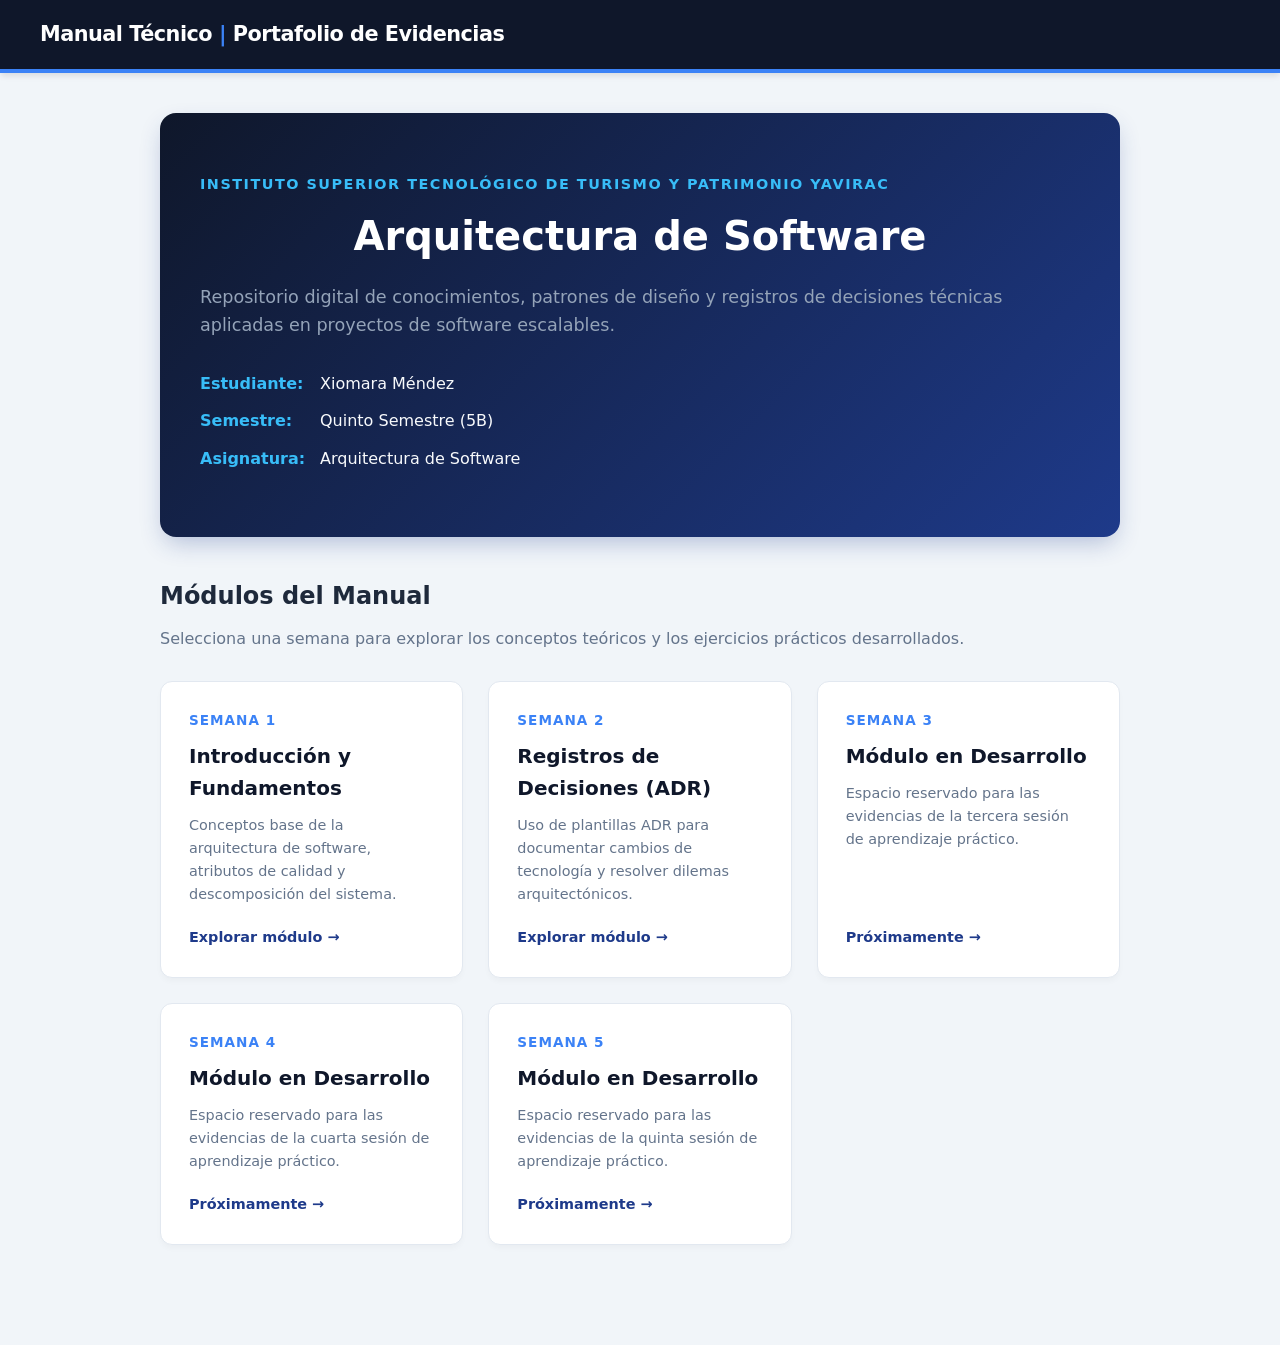
<file: index.html>
<!DOCTYPE html>
<html lang="es">
<head>
    <meta charset="UTF-8">
    <meta name="viewport" content="width=device-width, initial-scale=1.0">
    <title>Manual de Aprendizaje - Arquitectura de Software</title>
    <link rel="stylesheet" href="styles.css">
</head>
<body>

    <nav class="navbar">
        <h1>Manual Técnico <span>|</span> Portafolio de Evidencias</h1>
    </nav>

    <div class="main-container">
        
        <header class="hero-section">
            <div class="hero-info">
                <p style="color: #38bdf8; font-weight: 700; text-transform: uppercase; letter-spacing: 1.5px; margin-bottom: 8px; font-size: 0.9rem;">
                    Instituto Superior Tecnológico de Turismo y Patrimonio Yavirac
                </p>
                
                <h2 style="font-size: 2.5rem; color: #ffffff; margin-bottom: 15px; border: none; padding: 0;">
                    Arquitectura de Software
                </h2>
                <p style="font-size: 1.1rem; color: #94a3b8; margin-bottom: 25px;">
                    Repositorio digital de conocimientos, patrones de diseño y registros de decisiones técnicas aplicadas en proyectos de software escalables.
                </p>
                
                <table class="student-data">
                    <tr>
                        <td class="label-student">Estudiante:</td>
                        <td class="value-student">Xiomara Méndez</td>
                    </tr>
                    <tr>
                        <td class="label-student">Semestre:</td>
                        <td class="value-student">Quinto Semestre (5B)</td>
                    </tr>
                    <tr>
                        <td class="label-student">Asignatura:</td>
                        <td class="value-student">Arquitectura de Software</td>
                    </tr>
                </table>
            </div>
        </header>

        <section>
            <h2 style="margin-bottom: 10px; color: #1e293b; border: none;">Módulos del Manual</h2>
            <p style="color: #64748b; margin-bottom: 30px;">Selecciona una semana para explorar los conceptos teóricos y los ejercicios prácticos desarrollados.</p>

            <div class="weeks-grid">
                
                <a href="semanas/semana1.html" class="week-card">
                    <div>
                        <div class="week-number">Semana 1</div>
                        <h3>Introducción y Fundamentos</h3>
                        <p>Conceptos base de la arquitectura de software, atributos de calidad y descomposición del sistema.</p>
                    </div>
                    <div class="week-action">Explorar módulo →</div>
                </a>

                <a href="semanas/semana2.html" class="week-card">
                    <div>
                        <div class="week-number">Semana 2</div>
                        <h3>Registros de Decisiones (ADR)</h3>
                        <p>Uso de plantillas ADR para documentar cambios de tecnología y resolver dilemas arquitectónicos.</p>
                    </div>
                    <div class="week-action">Explorar módulo →</div>
                </a>

                <a href="semanas/semana3.html" class="week-card">
                    <div>
                        <div class="week-number">Semana 3</div>
                        <h3>Módulo en Desarrollo</h3>
                        <p>Espacio reservado para las evidencias de la tercera sesión de aprendizaje práctico.</p>
                    </div>
                    <div class="week-action">Próximamente →</div>
                </a>

                <a href="semanas/semana4.html" class="week-card">
                    <div>
                        <div class="week-number">Semana 4</div>
                        <h3>Módulo en Desarrollo</h3>
                        <p>Espacio reservado para las evidencias de la cuarta sesión de aprendizaje práctico.</p>
                    </div>
                    <div class="week-action">Próximamente →</div>
                </a>

                <a href="semanas/semana5.html" class="week-card">
                    <div>
                        <div class="week-number">Semana 5</div>
                        <h3>Módulo en Desarrollo</h3>
                        <p>Espacio reservado para las evidencias de la quinta sesión de aprendizaje práctico.</p>
                    </div>
                    <div class="week-action">Próximamente →</div>
                </a>

            </div>
        </section>

    </div>

</body>
</html>
</file>
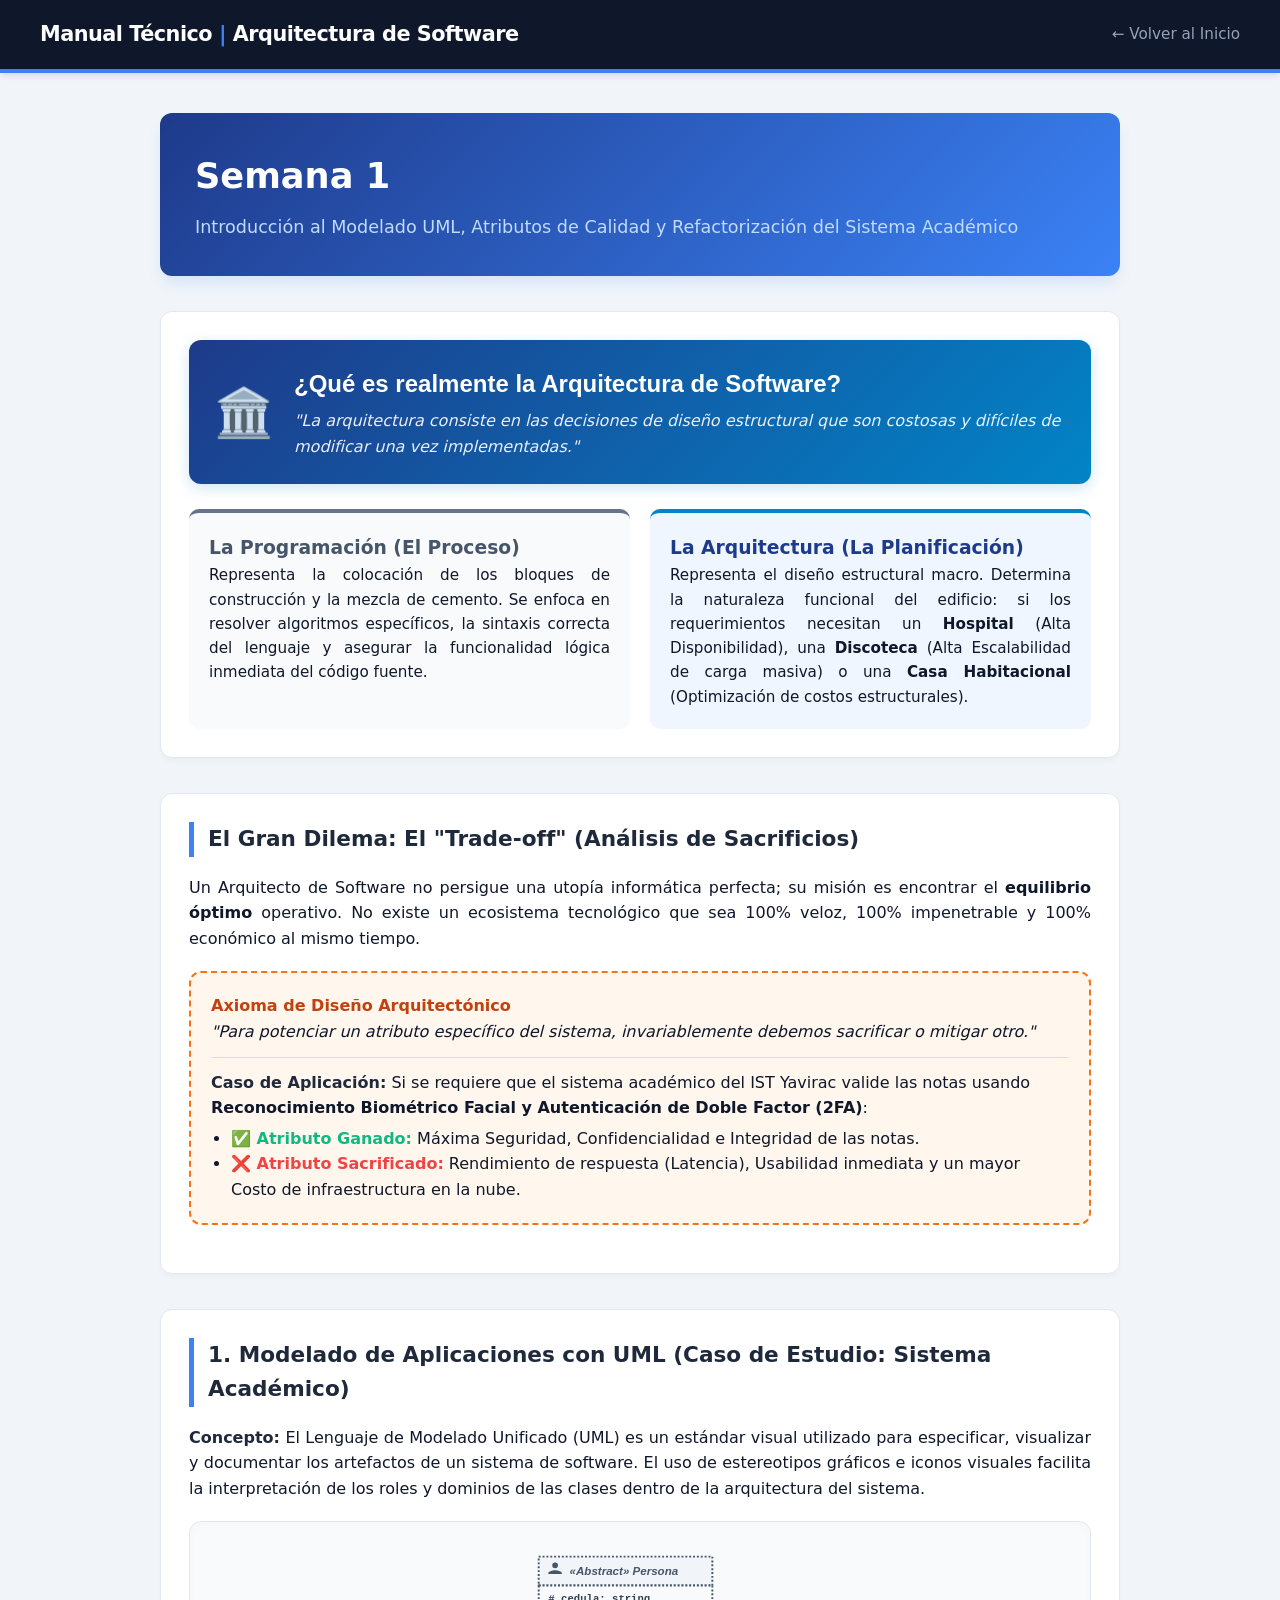
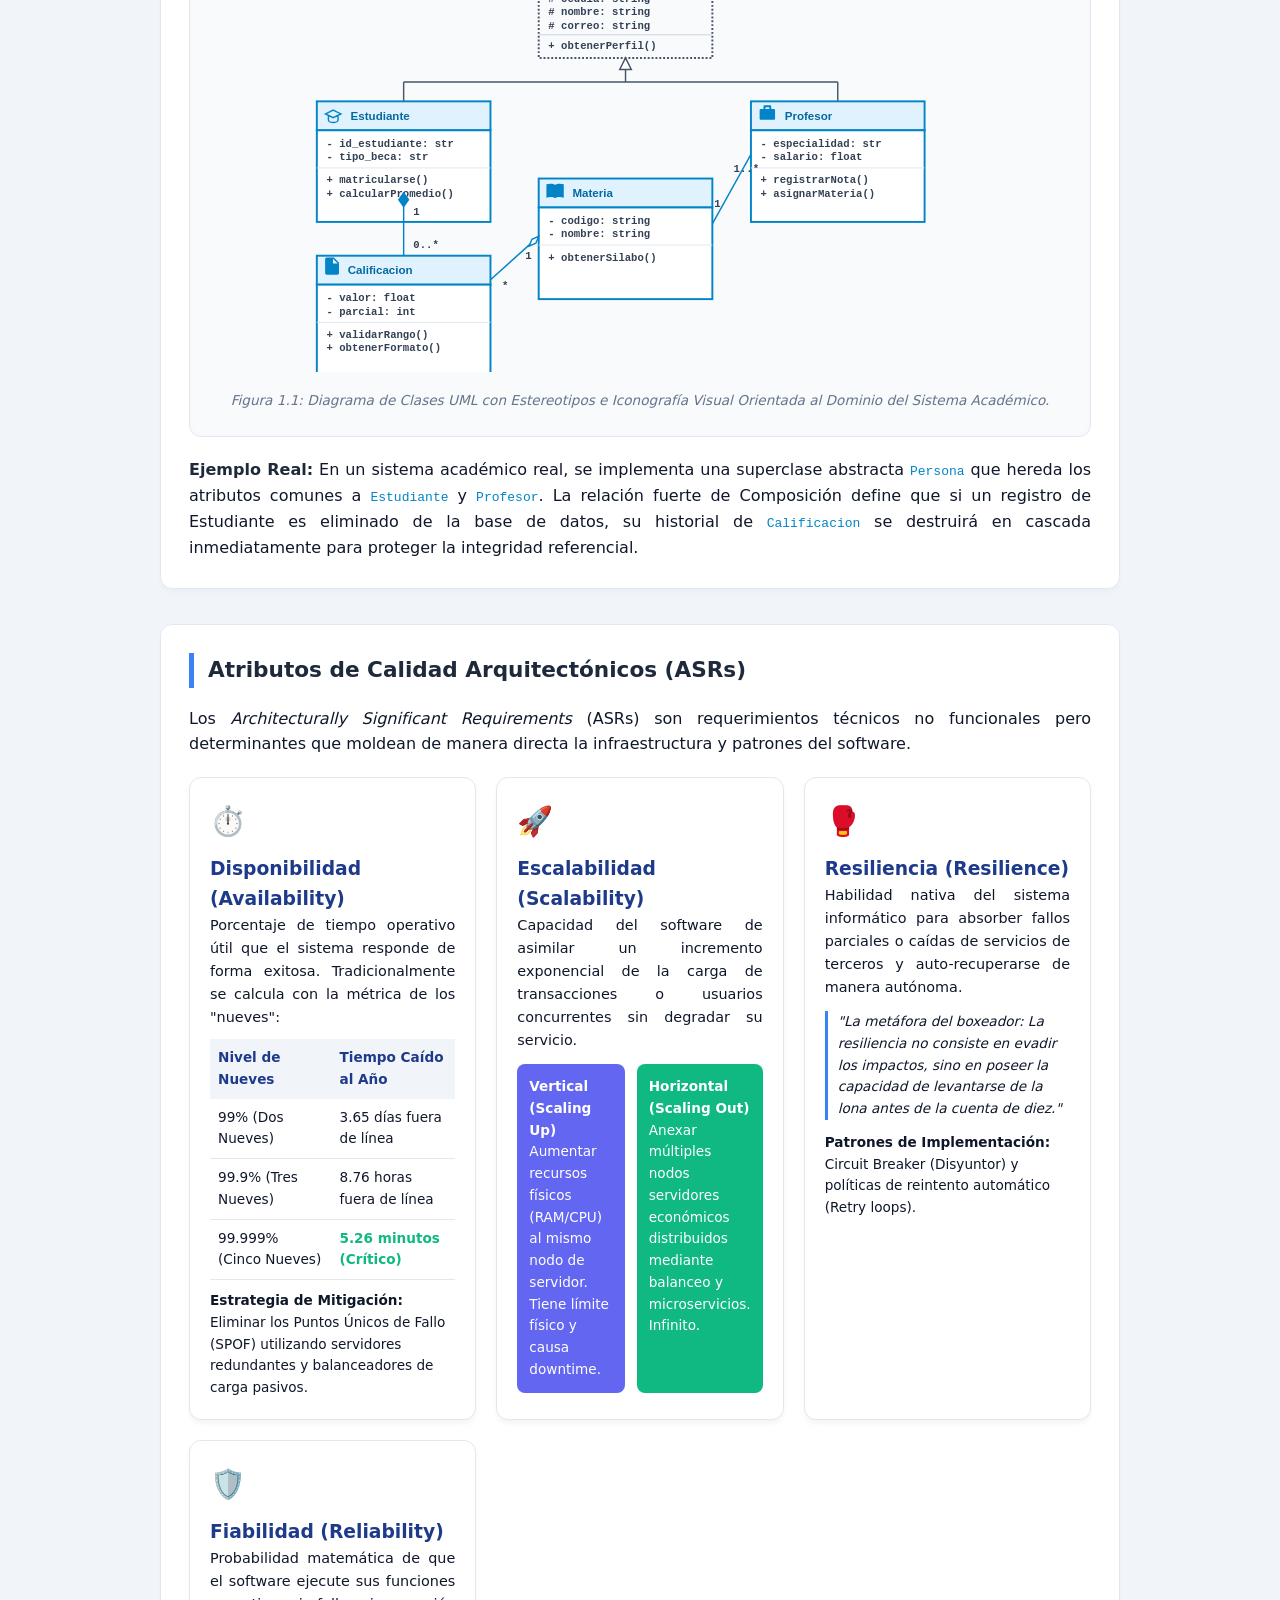
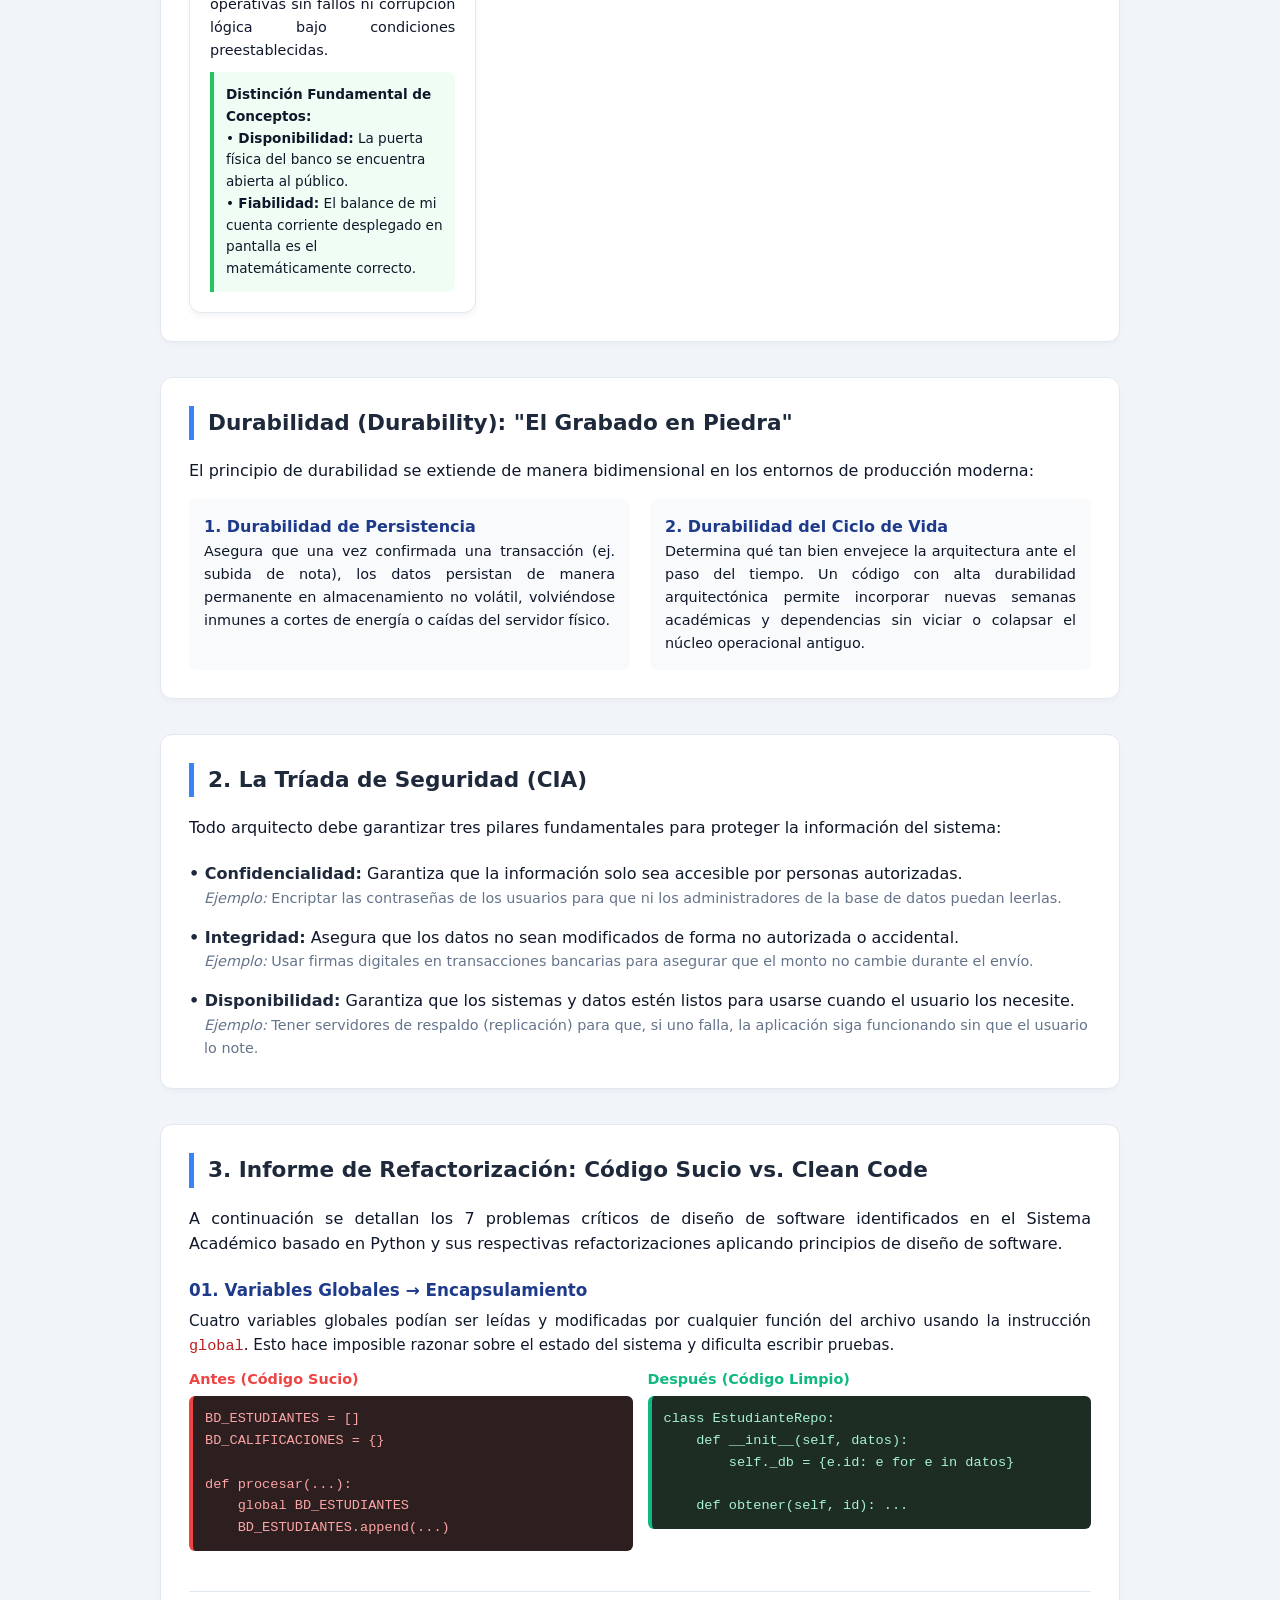
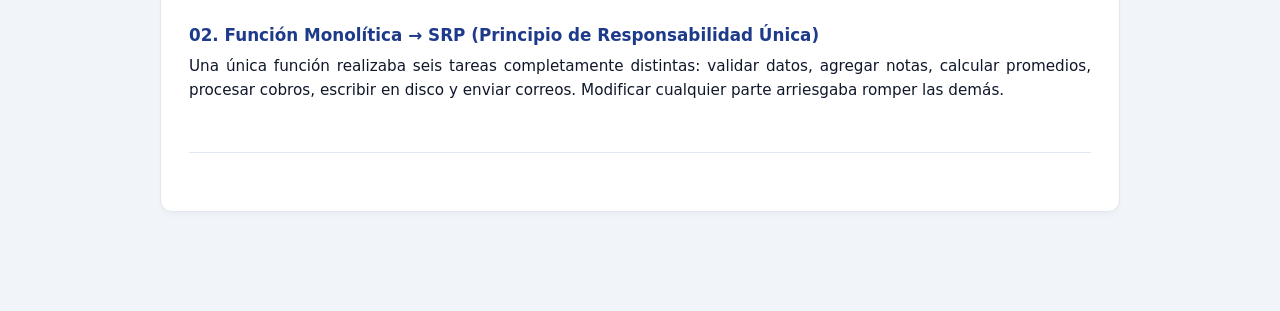
<file: semanas/semana1.html>
<!DOCTYPE html>
<html lang="es">
<head>
    <meta charset="UTF-8">
    <meta name="viewport" content="width=device-width, initial-scale=1.0">
    <title>Semana 1: Fundamentos y Seguridad</title>
    <link rel="stylesheet" href="../styles.css">
    <style>
        /* Estilos específicos para la comparación de bloques de código */
        .code-comparison-container {
            display: grid;
            grid-template-columns: 1fr 1fr;
            gap: 15px;
            margin-top: 10px;
            margin-bottom: 20px;
        }
        @media (max-width: 768px) {
            .code-comparison-container {
                grid-template-columns: 1fr;
            }
            .scaling-comparison, .two-column {
                grid-template-columns: 1fr !important;
            }
        }
        .code-block-antes {
            background-color: #2d1e1f;
            border-left: 4px solid #ef4444;
            padding: 12px;
            border-radius: 6px;
            color: #fca5a5;
            font-family: 'Courier New', Courier, monospace;
            font-size: 0.85rem;
            white-space: pre-wrap;
            overflow-x: auto;
        }
        .code-block-despues {
            background-color: #1e2d24;
            border-left: 4px solid #10b981;
            padding: 12px;
            border-radius: 6px;
            color: #a7f3d0;
            font-family: 'Courier New', Courier, monospace;
            font-size: 0.85rem;
            white-space: pre-wrap;
            overflow-x: auto;
        }
        .code-title-antes {
            color: #ef4444;
            font-weight: bold;
            font-size: 0.9rem;
            margin-bottom: 5px;
        }
        .code-title-despues {
            color: #10b981;
            font-weight: bold;
            font-size: 0.9rem;
            margin-bottom: 5px;
        }

        /* ---- NUEVOS ESTILOS DINÁMICOS PARA CONTENIDO DE DIAPOSITIVAS ---- */
        .architecture-hero {
            background: linear-gradient(135deg, #1e3a8a 0%, #0284c7 100%);
            color: white;
            padding: 25px;
            border-radius: 12px;
            margin-bottom: 25px;
            display: flex;
            align-items: center;
            gap: 20px;
            box-shadow: 0 4px 15px rgba(2, 132, 199, 0.2);
        }
        .two-column {
            display: grid;
            grid-template-columns: 1fr 1fr;
            gap: 20px;
            margin-top: 15px;
        }
        .tradeoff-container {
            background-color: #fff7ed;
            border: 2px dashed #f97316;
            padding: 20px;
            border-radius: 12px;
            margin: 20px 0;
            position: relative;
        }
        .asr-grid {
            display: grid;
            grid-template-columns: repeat(auto-fit, minmax(280px, 1fr));
            gap: 20px;
            margin-top: 20px;
        }
        .asr-card {
            background: #ffffff;
            border: 1px solid #e2e8f0;
            border-radius: 12px;
            padding: 20px;
            transition: all 0.3s ease;
            box-shadow: 0 4px 6px -1px rgba(0,0,0,0.05);
        }
        .asr-card:hover {
            transform: translateY(-5px);
            border-color: #0284c7;
            box-shadow: 0 10px 15px -3px rgba(2, 132, 199, 0.1);
        }
        .asr-icon {
            font-size: 1.8rem;
            margin-bottom: 10px;
            display: block;
        }
        .scaling-comparison {
            display: grid;
            grid-template-columns: 1fr 1fr;
            gap: 12px;
            margin-top: 12px;
        }
        .scale-box {
            padding: 12px;
            border-radius: 8px;
            color: white;
            font-size: 0.85rem;
        }
        .scale-vertical { background-color: #6366f1; }
        .scale-horizontal { background-color: #10b981; }
        
        .nines-table {
            width: 100%;
            border-collapse: collapse;
            margin-top: 10px;
            font-size: 0.85rem;
        }
        .nines-table th { background-color: #f1f5f9; padding: 8px; text-align: left; color: #1e3a8a; }
        .nines-table td { padding: 8px; border-bottom: 1px solid #e2e8f0; }

        .pilar-box {
            background-color: #f0fdf4;
            border-left: 4px solid #22c55e;
            padding: 12px;
            margin-top: 10px;
            border-radius: 0 8px 8px 0;
            font-size: 0.85rem;
        }
        .table-layout {
            width: 100%;
            border-collapse: collapse;
            margin-top: 15px;
        }
        .table-layout th { background-color: #1e3a8a; color: white; padding: 12px; text-align: left; }
        .table-layout td { padding: 12px; border-bottom: 1px solid #e2e8f0; }
        .table-layout tr:hover { background-color: #f8fafc; }
    </style>
</head>
<body>

    <nav class="navbar">
        <h1>Manual Técnico <span>|</span> Arquitectura de Software</h1>
        <a href="../index.html" class="nav-back-btn">← Volver al Inicio</a>
    </nav>

    <div class="main-container">
        
        <header class="semana-header">
            <h2>Semana 1</h2>
            <p>Introducción al Modelado UML, Atributos de Calidad y Refactorización del Sistema Académico</p>
        </header>

        <section class="card">
            <div class="architecture-hero">
                <div style="font-size: 3rem;">🏛️</div>
                <div>
                    <h2 style="margin:0; color: white; font-family: 'Segoe UI', sans-serif;">¿Qué es realmente la Arquitectura de Software?</h2>
                    <p style="margin: 5px 0 0; opacity: 0.9; font-style: italic;">"La arquitectura consiste en las decisiones de diseño estructural que son costosas y difíciles de modificar una vez implementadas."</p>
                </div>
            </div>

            <div class="two-column">
                <div style="background: #f8fafc; padding: 20px; border-radius: 10px; border-top: 4px solid #64748b;">
                    <h3 style="color: #475569; margin-top:0;"><i class="fas fa-hammer"></i> La Programación (El Proceso)</h3>
                    <p style="text-align: justify; font-size: 0.95rem; margin-bottom:0;">Representa la colocación de los bloques de construcción y la mezcla de cemento. Se enfoca en resolver algoritmos específicos, la sintaxis correcta del lenguaje y asegurar la funcionalidad lógica inmediata del código fuente.</p>
                </div>
                <div style="background: #eff6ff; padding: 20px; border-radius: 10px; border-top: 4px solid #0284c7;">
                    <h3 style="color: #1e3a8a; margin-top:0;"><i class="fas fa-drafting-compass"></i> La Arquitectura (La Planificación)</h3>
                    <p style="text-align: justify; font-size: 0.95rem; margin-bottom:0;">Representa el diseño estructural macro. Determina la naturaleza funcional del edificio: si los requerimientos necesitan un <b>Hospital</b> (Alta Disponibilidad), una <b>Discoteca</b> (Alta Escalabilidad de carga masiva) o una <b>Casa Habitacional</b> (Optimización de costos estructurales).</p>
                </div>
            </div>
        </section>

        <section class="card">
            <div class="card-title">El Gran Dilema: El "Trade-off" (Análisis de Sacrificios)</div>
            <p style="text-align: justify;">Un Arquitecto de Software no persigue una utopía informática perfecta; su misión es encontrar el <b>equilibrio óptimo</b> operativo. No existe un ecosistema tecnológico que sea 100% veloz, 100% impenetrable y 100% económico al mismo tiempo.</p>
            
            <div class="tradeoff-container">
                <h4 style="color: #c2410c; margin-top:0;"><i class="fas fa-balance-scale"></i> Axioma de Diseño Arquitectónico</h4>
                <p style="font-style: italic; margin-bottom: 12px;">"Para potenciar un atributo específico del sistema, invariablemente debemos sacrificar o mitigar otro."</p>
                <hr style="border: 0; border-top: 1px solid #fed7aa; margin-bottom: 12px;">
                <p style="margin-bottom: 4px;"><strong>Caso de Aplicación:</strong> Si se requiere que el sistema académico del IST Yavirac valide las notas usando <b>Reconocimiento Biométrico Facial y Autenticación de Doble Factor (2FA)</b>:</p>
                <ul style="margin-top: 5px; padding-left: 20px;">
                    <li><span style="color: #10b981;"><b>✅ Atributo Ganado:</b></span> Máxima Seguridad, Confidencialidad e Integridad de las notas.</li>
                    <li><span style="color: #ef4444;"><b>❌ Atributo Sacrificado:</b></span> Rendimiento de respuesta (Latencia), Usabilidad inmediata y un mayor Costo de infraestructura en la nube.</li>
                </ul>
            </div>
        </section>

        <section class="card">
            <div class="card-title">1. Modelado de Aplicaciones con UML (Caso de Estudio: Sistema Académico)</div>
            <p style="text-align: justify; margin-bottom: 20px;"><strong>Concepto:</strong> El Lenguaje de Modelado Unificado (UML) es un estándar visual utilizado para especificar, visualizar y documentar los artefactos de un sistema de software. El uso de estereotipos gráficos e iconos visuales facilita la interpretación de los roles y dominios de las clases dentro de la arquitectura del sistema.</p>
            
            <div style="text-align: center; margin-bottom: 20px; background-color: #f8fafc; padding: 25px; border-radius: 12px; border: 1px solid #e2e8f0; overflow-x: auto; box-shadow: inset 0 2px 8px rgba(0,0,0,0.02);">
                <svg xmlns="http://www.w3.org/2000/svg" viewBox="0 0 850 440" width="100%" style="max-width: 820px; display: inline-block;">
                    <style>
                        .uml-header { fill: #e0f2fe; stroke: #0284c7; stroke-width: 2; }
                        .uml-box { fill: #ffffff; stroke: #0284c7; stroke-width: 2; }
                        .uml-abs-header { fill: #f1f5f9; stroke: #475569; stroke-width: 2; stroke-dasharray: 2 2; }
                        .uml-abstract { fill: #f8fafc; stroke: #475569; stroke-width: 2; stroke-dasharray: 2 2; }
                        .tit-normal { font-family: 'Segoe UI', sans-serif; font-weight: bold; font-size: 12px; fill: #0369a1; }
                        .tit-abstract { font-family: 'Segoe UI', sans-serif; font-weight: bold; font-style: italic; font-size: 12px; fill: #475569; }
                        .txt-code { font-family: 'Courier New', Courier, monospace; font-weight: 600; font-size: 11px; fill: #334155; }
                        .rel-line { stroke: #0284c7; stroke-width: 1.5; fill: none; }
                        .triangulo-herencia { fill: #ffffff; stroke: #475569; stroke-width: 1.5; }
                        .rombo-comp { fill: #0284c7; stroke: #0284c7; stroke-width: 1.5; }
                        .rombo-agreg { fill: #ffffff; stroke: #0284c7; stroke-width: 1.5; }
                        .icon-style { fill: #0284c7; }
                        .icon-abstract { fill: #475569; }
                    </style>

                    <g transform="translate(320, 10)">
                        <rect x="0" y="0" width="180" height="30" class="uml-abs-header" />
                        <rect x="0" y="30" width="180" height="75" class="uml-abstract" />
                        <path d="M12,8 A3,3 0 0,1 15,11 A3,3 0 0,1 12,14 A3,3 0 0,1 9,11 A3,3 0 0,1 12,8 M12,16 C15,16 19,17.5 19,19 L19,20 L5,20 L5,19 C5,17.5 9,16 12,16" class="icon-abstract" transform="translate(5, -2)" />
                        <text x="32" y="19" class="tit-abstract">«Abstract» Persona</text>
                        <text x="10" y="47" class="txt-code"># cedula: string</text>
                        <text x="10" y="61" class="txt-code"># nombre: string</text>
                        <text x="10" y="75" class="txt-code"># correo: string</text>
                        <line x1="0" y1="81" x2="180" y2="81" stroke="#cbd5e1" />
                        <text x="10" y="96" class="txt-code">+ obtenerPerfil()</text>
                    </g>

                    <line x1="410" y1="115" x2="410" y2="140" stroke="#475569" stroke-width="1.5" />
                    <line x1="180" y1="140" x2="630" y2="140" stroke="#475569" stroke-width="1.5" />
                    <line x1="180" y1="140" x2="180" y2="160" stroke="#475569" stroke-width="1.5" />
                    <line x1="630" y1="140" x2="630" y2="160" stroke="#475569" stroke-width="1.5" />
                    <polygon points="410,115 404,127 416,127" class="triangulo-herencia" />

                    <g transform="translate(90, 160)">
                        <rect x="0" y="0" width="180" height="30" class="uml-header" />
                        <rect x="0" y="30" width="180" height="95" class="uml-box" />
                        <path d="M12,7 L20,11 L12,15 L4,11 Z M7,13.5 L7,17 C7,18.5 9.2,20 12,20 C14.8,20 17,18.5 17,17 L17,13.5" fill="none" stroke="#0284c7" stroke-width="1.5" transform="translate(5, 2)" />
                        <text x="35" y="19" class="tit-normal">Estudiante</text>
                        <text x="10" y="47" class="txt-code">- id_estudiante: str</text>
                        <text x="10" y="61" class="txt-code">- tipo_beca: str</text>
                        <line x1="0" y1="69" x2="180" y2="69" stroke="#e2e8f0" />
                        <text x="10" y="85" class="txt-code">+ matricularse()</text>
                        <text x="10" y="99" class="txt-code">+ calcularPromedio()</text>
                    </g>

                    <g transform="translate(540, 160)">
                        <rect x="0" y="0" width="180" height="30" class="uml-header" />
                        <rect x="0" y="30" width="180" height="95" class="uml-box" />
                        <path d="M19,8 L16,8 L16,5 C16,4.4 15.6,4 15,4 L9,4 C8.4,4 8,4.4 8,5 L8,8 L5,8 C4.4,8 4,8.4 4,9 L4,18 C4,18.6 4.4,19 5,19 L19,19 C19.6,19 20,18.6 20,18 L20,9 C20,8.4 19.6,8 19,8 Z M10,6 L14,6 L14,8 L10,8 L10,6 Z" class="icon-style" transform="translate(5, 0)" />
                        <text x="35" y="19" class="tit-normal">Profesor</text>
                        <text x="10" y="47" class="txt-code">- especialidad: str</text>
                        <text x="10" y="61" class="txt-code">- salario: float</text>
                        <line x1="0" y1="69" x2="180" y2="69" stroke="#e2e8f0" />
                        <text x="10" y="85" class="txt-code">+ registrarNota()</text>
                        <text x="10" y="99" class="txt-code">+ asignarMateria()</text>
                    </g>

                    <g transform="translate(90, 320)">
                        <rect x="0" y="0" width="180" height="30" class="uml-header" />
                        <rect x="0" y="30" width="180" height="95" class="uml-box" />
                        <path d="M14,2 L6,2 C4.9,2 4,2.9 4,4 L4,20 C4,21.1 4.9,22 6,22 L18,22 C19.1,22 20,21.1 20,20 L20,8 L14,2 Z M13,9 L13,3.5 L18.5,9 L13,9 Z" class="icon-style" transform="translate(5, 0) scale(0.9)" />
                        <text x="32" y="19" class="tit-normal">Calificacion</text>
                        <text x="10" y="47" class="txt-code">- valor: float</text>
                        <text x="10" y="61" class="txt-code">- parcial: int</text>
                        <line x1="0" y1="69" x2="180" y2="69" stroke="#e2e8f0" />
                        <text x="10" y="85" class="txt-code">+ validarRango()</text>
                        <text x="10" y="99" class="txt-code">+ obtenerFormato()</text>
                    </g>

                    <line x1="180" y1="255" x2="180" y2="320" class="rel-line" />
                    <polygon points="180,255 175,262 180,269 185,262" class="rombo-comp" />
                    <text x="190" y="278" class="txt-code">1</text>
                    <text x="190" y="312" class="txt-code">0..*</text>

                    <g transform="translate(320, 240)">
                        <rect x="0" y="0" width="180" height="30" class="uml-header" />
                        <rect x="0" y="30" width="180" height="95" class="uml-box" />
                        <path d="M21,5 C19.8,4.6 18.2,4.3 16.5,4.3 C14.8,4.3 13.1,4.7 12,5.5 C10.9,4.7 9.2,4.3 7.5,4.3 C5.8,4.3 4.2,4.6 3,5 L3,19 C4.2,18.4 5.8,18.1 7.5,18.1 C9.2,18.1 10.9,18.5 12,19.3 C13.1,18.5 14.8,18.1 16.5,18.1 C18.2,18.1 19.8,18.4 21,19 L21,5 Z" class="icon-style" transform="translate(5, 1)" />
                        <text x="35" y="19" class="tit-normal">Materia</text>
                        <text x="10" y="47" class="txt-code">- codigo: string</text>
                        <text x="10" y="61" class="txt-code">- nombre: string</text>
                        <line x1="0" y1="69" x2="180" y2="69" stroke="#e2e8f0" />
                        <text x="10" y="85" class="txt-code">+ obtenerSilabo()</text>
                    </g>

                    <line x1="500" y1="287" x2="540" y2="215" class="rel-line" />
                    <text x="502" y="270" class="txt-code">1</text>
                    <text x="522" y="233" class="txt-code">1..*</text>

                    <line x1="320" y1="300" x2="270" y2="345" class="rel-line" />
                    <polygon points="320,300 317,307 310,310 313,303" class="rombo-agreg" />
                    <text x="306" y="323" class="txt-code">1</text>
                    <text x="282" y="355" class="txt-code">*</text>
                </svg>
                <p style="color: #64748b; font-size: 0.85rem; margin-top: 10px; font-style: italic;">Figura 1.1: Diagrama de Clases UML con Estereotipos e Iconografía Visual Orientada al Dominio del Sistema Académico.</p>
            </div>

            <p style="text-align: justify;"><strong>Ejemplo Real:</strong> En un sistema académico real, se implementa una superclase abstracta <code style="color: #0284c7;">Persona</code> que hereda los atributos comunes a <code style="color: #0284c7;">Estudiante</code> y <code style="color: #0284c7;">Profesor</code>. La relación fuerte de Composición define que si un registro de Estudiante es eliminado de la base de datos, su historial de <code style="color: #0284c7;">Calificacion</code> se destruirá en cascada inmediatamente para proteger la integridad referencial.</p>
        </section>

        <section class="card">
            <div class="card-title">Atributos de Calidad Arquitectónicos (ASRs)</div>
            <p style="text-align: justify;">Los <i>Architecturally Significant Requirements</i> (ASRs) son requerimientos técnicos no funcionales pero determinantes que moldean de manera directa la infraestructura y patrones del software.</p>

            <div class="asr-grid">
                <div class="asr-card">
                    <span class="asr-icon">⏱️</span>
                    <h3 style="color: #1e3a8a; margin-top:0;">Disponibilidad (Availability)</h3>
                    <p style="font-size: 0.9rem; text-align: justify;">Porcentaje de tiempo operativo útil que el sistema responde de forma exitosa. Tradicionalmente se calcula con la métrica de los "nueves":</p>
                    <table class="nines-table">
                        <thead>
                            <tr><th>Nivel de Nueves</th><th>Tiempo Caído al Año</th></tr>
                        </thead>
                        <tbody>
                            <tr><td>99% (Dos Nueves)</td><td>3.65 días fuera de línea</td></tr>
                            <tr><td>99.9% (Tres Nueves)</td><td>8.76 horas fuera de línea</td></tr>
                            <tr><td>99.999% (Cinco Nueves)</td><td style="color: #10b981; font-weight:bold;">5.26 minutos (Crítico)</td></tr>
                        </tbody>
                    </table>
                    <p style="font-size: 0.85rem; margin-top:10px;"><b>Estrategia de Mitigación:</b> Eliminar los Puntos Únicos de Fallo (SPOF) utilizando servidores redundantes y balanceadores de carga pasivos.</p>
                </div>

                <div class="asr-card">
                    <span class="asr-icon">🚀</span>
                    <h3 style="color: #1e3a8a; margin-top:0;">Escalabilidad (Scalability)</h3>
                    <p style="font-size: 0.9rem; text-align: justify;">Capacidad del software de asimilar un incremento exponencial de la carga de transacciones o usuarios concurrentes sin degradar su servicio.</p>
                    <div class="scaling-comparison">
                        <div class="scale-box scale-vertical">
                            <strong>Vertical (Scaling Up)</strong><br>
                            Aumentar recursos físicos (RAM/CPU) al mismo nodo de servidor. Tiene límite físico y causa downtime.
                        </div>
                        <div class="scale-box scale-horizontal">
                            <strong>Horizontal (Scaling Out)</strong><br>
                            Anexar múltiples nodos servidores económicos distribuidos mediante balanceo y microservicios. Infinito.
                        </div>
                    </div>
                </div>

                <div class="asr-card">
                    <span class="asr-icon">🥊</span>
                    <h3 style="color: #1e3a8a; margin-top:0;">Resiliencia (Resilience)</h3>
                    <p style="font-size: 0.9rem; text-align: justify;">Habilidad nativa del sistema informático para absorber fallos parciales o caídas de servicios de terceros y auto-recuperarse de manera autónoma.</p>
                    <div style="font-style: italic; border-left: 3px solid #3b82f6; padding-left: 10px; margin: 12px 0; font-size: 0.85rem;">
                        "La metáfora del boxeador: La resiliencia no consiste en evadir los impactos, sino en poseer la capacidad de levantarse de la lona antes de la cuenta de diez."
                    </div>
                    <p style="font-size: 0.85rem;"><b>Patrones de Implementación:</b> Circuit Breaker (Disyuntor) y políticas de reintento automático (Retry loops).</p>
                </div>

                <div class="asr-card">
                    <span class="asr-icon">🛡️</span>
                    <h3 style="color: #1e3a8a; margin-top:0;">Fiabilidad (Reliability)</h3>
                    <p style="font-size: 0.9rem; text-align: justify;">Probabilidad matemática de que el software ejecute sus funciones operativas sin fallos ni corrupción lógica bajo condiciones preestablecidas.</p>
                    <div class="pilar-box">
                        <b>Distinción Fundamental de Conceptos:</b><br>
                        • <b>Disponibilidad:</b> La puerta física del banco se encuentra abierta al público.<br>
                        • <b>Fiabilidad:</b> El balance de mi cuenta corriente desplegado en pantalla es el matemáticamente correcto.
                    </div>
                </div>
            </div>
        </section>

        <section class="card">
            <div class="card-title">Durabilidad (Durability): "El Grabado en Piedra"</div>
            <p style="text-align: justify;">El principio de durabilidad se extiende de manera bidimensional en los entornos de producción moderna:</p>
            <div class="two-column">
                <div style="background-color: #f8fafc; padding: 15px; border-radius: 8px;">
                    <h4 style="margin-top:0; color: #1e3a8a;">1. Durabilidad de Persistencia</h4>
                    <p style="margin-bottom:0; font-size: 0.9rem; text-align: justify;">Asegura que una vez confirmada una transacción (ej. subida de nota), los datos persistan de manera permanente en almacenamiento no volátil, volviéndose inmunes a cortes de energía o caídas del servidor físico.</p>
                </div>
                <div style="background-color: #f8fafc; padding: 15px; border-radius: 8px;">
                    <h4 style="margin-top:0; color: #1e3a8a;">2. Durabilidad del Ciclo de Vida</h4>
                    <p style="margin-bottom:0; font-size: 0.9rem; text-align: justify;">Determina qué tan bien envejece la arquitectura ante el paso del tiempo. Un código con alta durabilidad arquitectónica permite incorporar nuevas semanas académicas y dependencias sin viciar o colapsar el núcleo operacional antiguo.</p>
                </div>
            </div>
        </section>

        <section class="card">
            <div class="card-title">2. La Tríada de Seguridad (CIA)</div>
            <p style="margin-bottom: 20px;">Todo arquitecto debe garantizar tres pilares fundamentales para proteger la información del sistema:</p>
            
            <div style="margin-bottom: 15px;">
                <p><strong>• Confidencialidad:</strong> Garantiza que la información solo sea accesible por personas autorizadas.</p>
                <p style="color: #64748b; font-size: 0.9rem; margin-left: 15px;"><i>Ejemplo:</i> Encriptar las contraseñas de los usuarios para que ni los administradores de la base de datos puedan leerlas.</p>
            </div>

            <div style="margin-bottom: 15px;">
                <p><strong>• Integridad:</strong> Asegura que los datos no sean modificados de forma no autorizada o accidental.</p>
                <p style="color: #64748b; font-size: 0.9rem; margin-left: 15px;"><i>Ejemplo:</i> Usar firmas digitales en transacciones bancarias para asegurar que el monto no cambie durante el envío.</p>
            </div>

            <div>
                <p><strong>• Disponibilidad:</strong> Garantiza que los sistemas y datos estén listos para usarse cuando el usuario los necesite.</p>
                <p style="color: #64748b; font-size: 0.9rem; margin-left: 15px;"><i>Ejemplo:</i> Tener servidores de respaldo (replicación) para que, si uno falla, la aplicación siga funcionando sin que el usuario lo note.</p>
            </div>
        </section>

        <section class="card">
            <div class="card-title">3. Informe de Refactorización: Código Sucio vs. Clean Code</div>
            <p style="text-align: justify; margin-bottom: 20px;">A continuación se detallan los 7 problemas críticos de diseño de software identificados en el Sistema Académico basado en Python y sus respectivas refactorizaciones aplicando principios de diseño de software.</p>

            <div style="margin-bottom: 30px; border-bottom: 1px solid #e2e8f0; padding-bottom: 20px;">
                <h3 style="color: #1e3a8a; font-size: 1.05rem; margin-bottom: 5px;">01. Variables Globales → Encapsulamiento</h3>
                <p style="font-size: 0.95rem; margin-bottom: 10px; text-align: justify;">Cuatro variables globales podían ser leídas y modificadas por cualquier función del archivo usando la instrucción <code style="color: #b91c1c;">global</code>. Esto hace imposible razonar sobre el estado del sistema y dificulta escribir pruebas.</p>
                
                <div class="code-comparison-container">
                    <div>
                        <div class="code-title-antes">Antes (Código Sucio)</div>
                        <div class="code-block-antes">BD_ESTUDIANTES = []
BD_CALIFICACIONES = {}

def procesar(...):
    global BD_ESTUDIANTES
    BD_ESTUDIANTES.append(...)</div>
                    </div>
                    <div>
                        <div class="code-title-despues">Después (Código Limpio)</div>
                        <div class="code-block-despues">class EstudianteRepo:
    def __init__(self, datos):
        self._db = {e.id: e for e in datos}
        
    def obtener(self, id): ...</div>
                    </div>
                </div>
            </div>

            <div style="margin-bottom: 30px; border-bottom: 1px solid #e2e8f0; padding-bottom: 20px;">
                <h3 style="color: #1e3a8a; font-size: 1.05rem; margin-bottom: 5px;">02. Función Monolítica → SRP (Principio de Responsabilidad Única)</h3>
                <p style="font-size: 0.95rem; margin-bottom: 10px; text-align: justify;">Una única función realizaba seis tareas completamente distintas: validar datos, agregar notas, calcular promedios, procesar cobros, escribir en disco y enviar correos. Modificar cualquier parte arriesgaba romper las demás.</p>
                
                <div class="code-comparison-container">
</file>
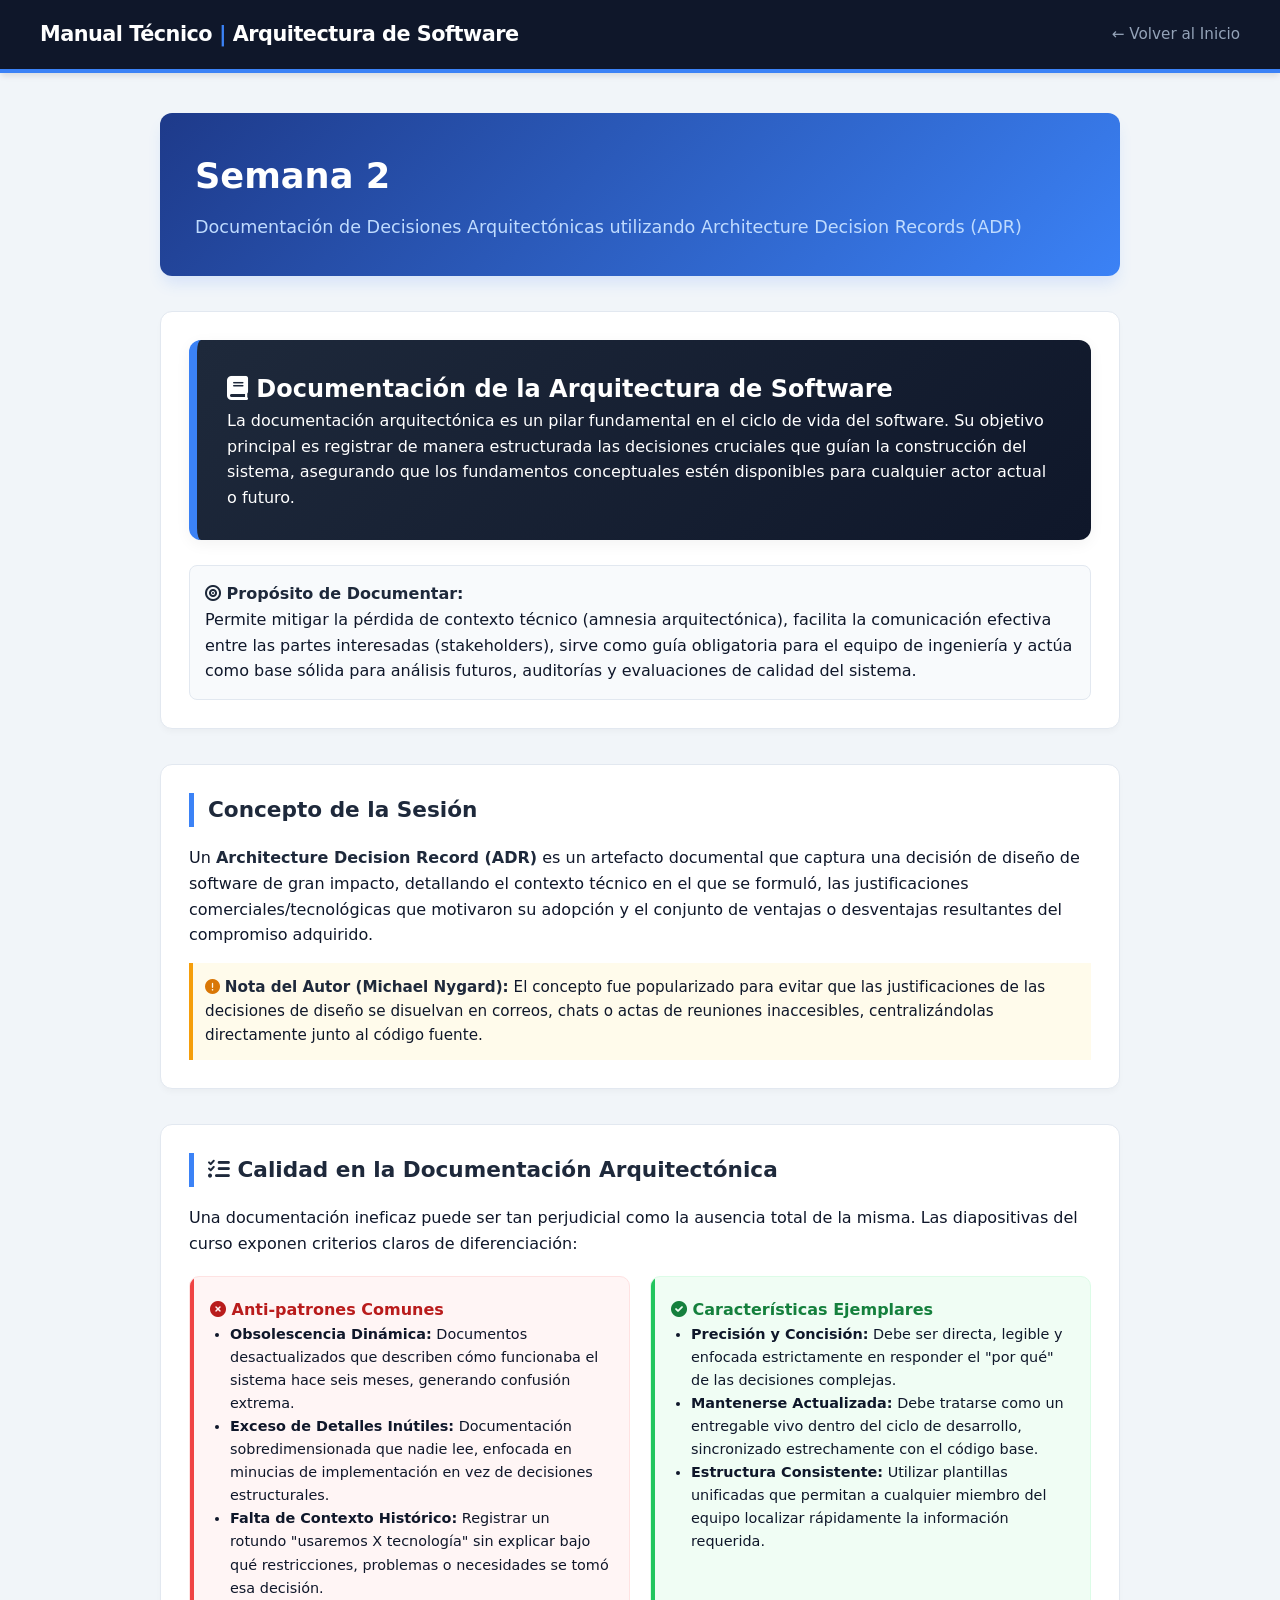
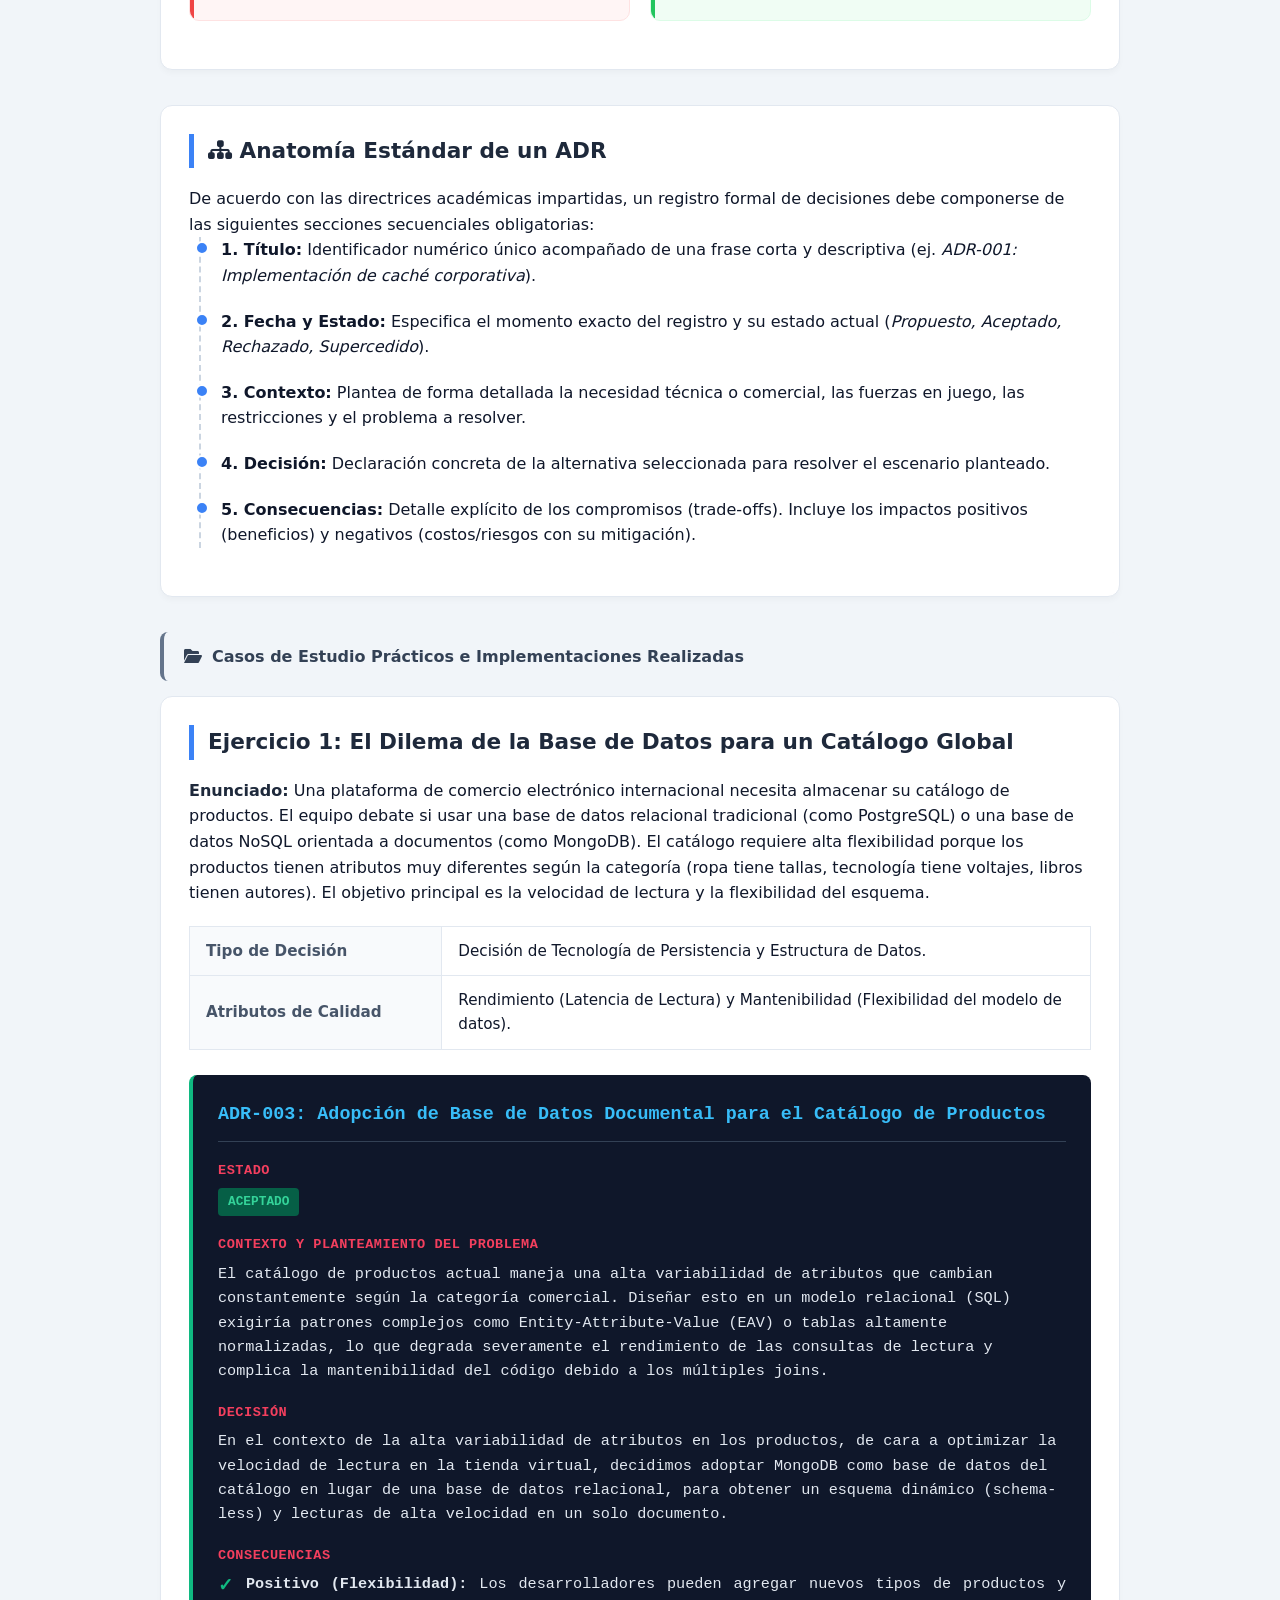
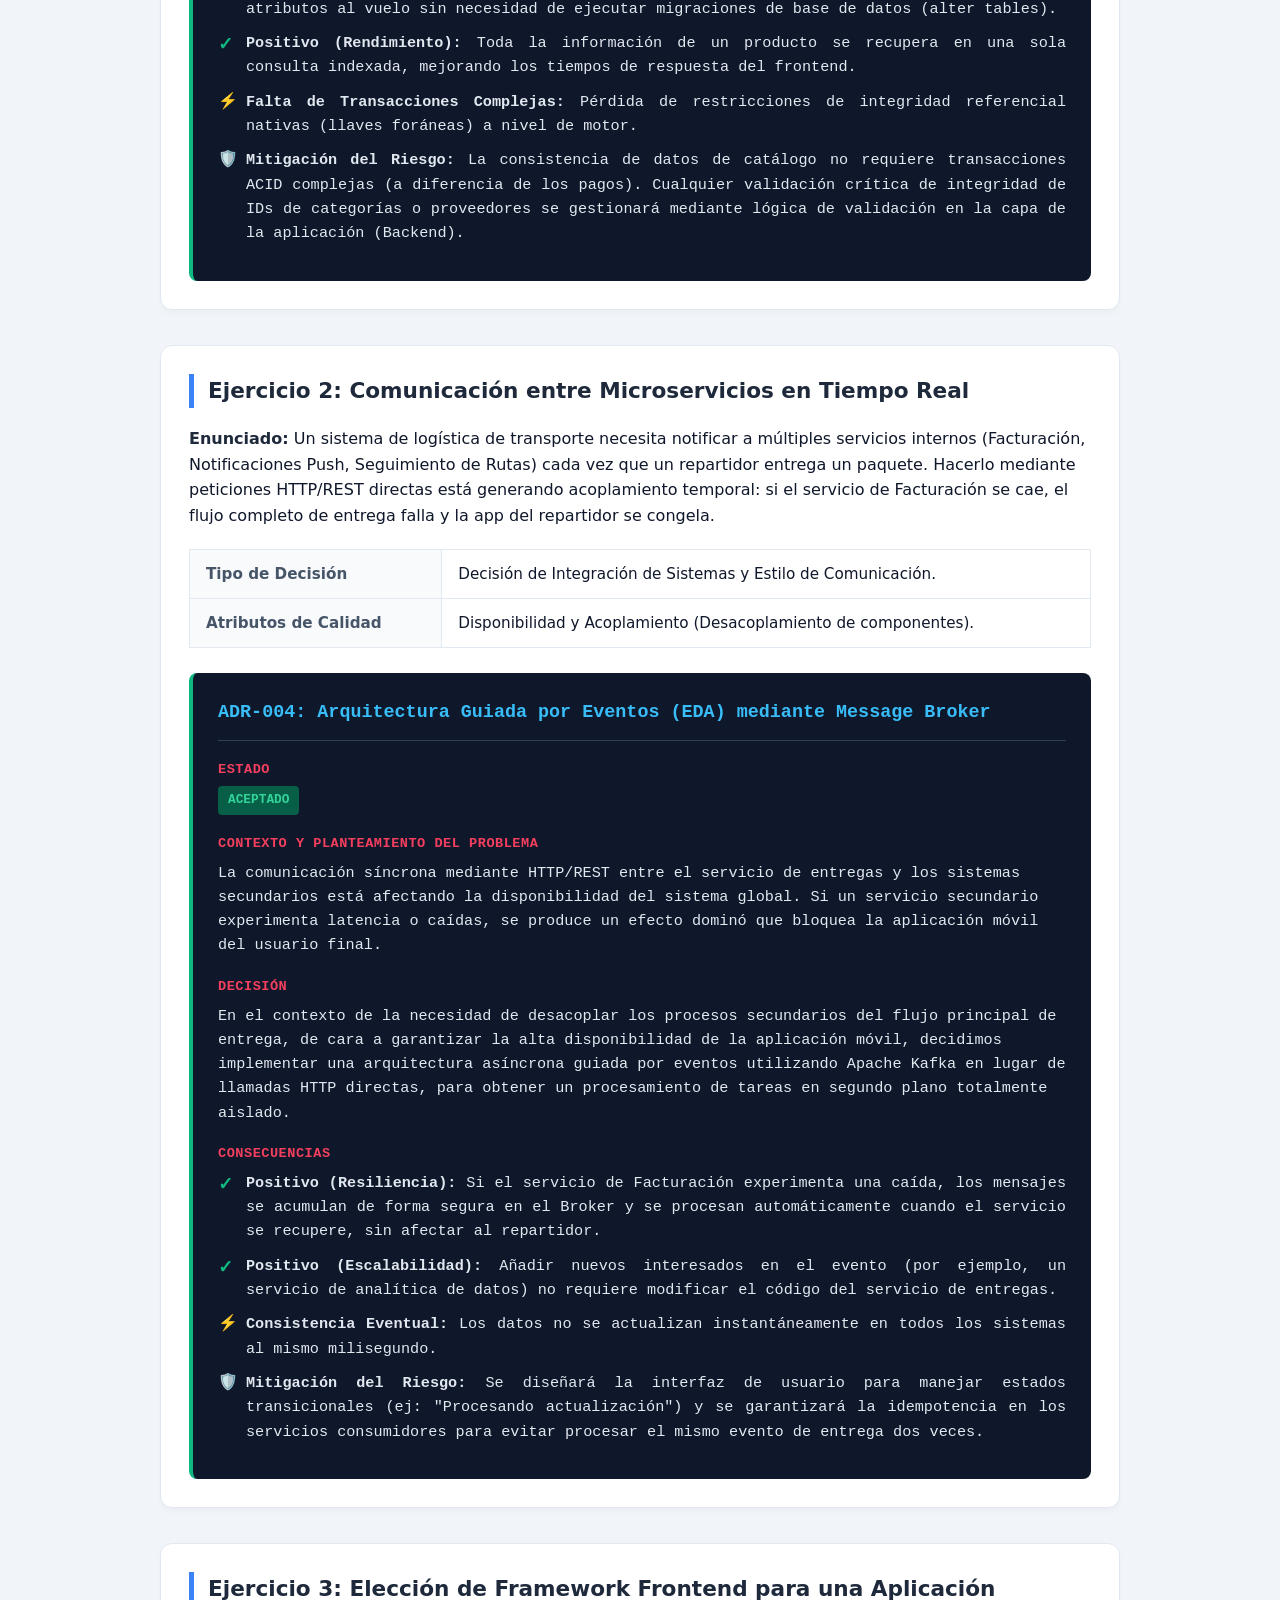
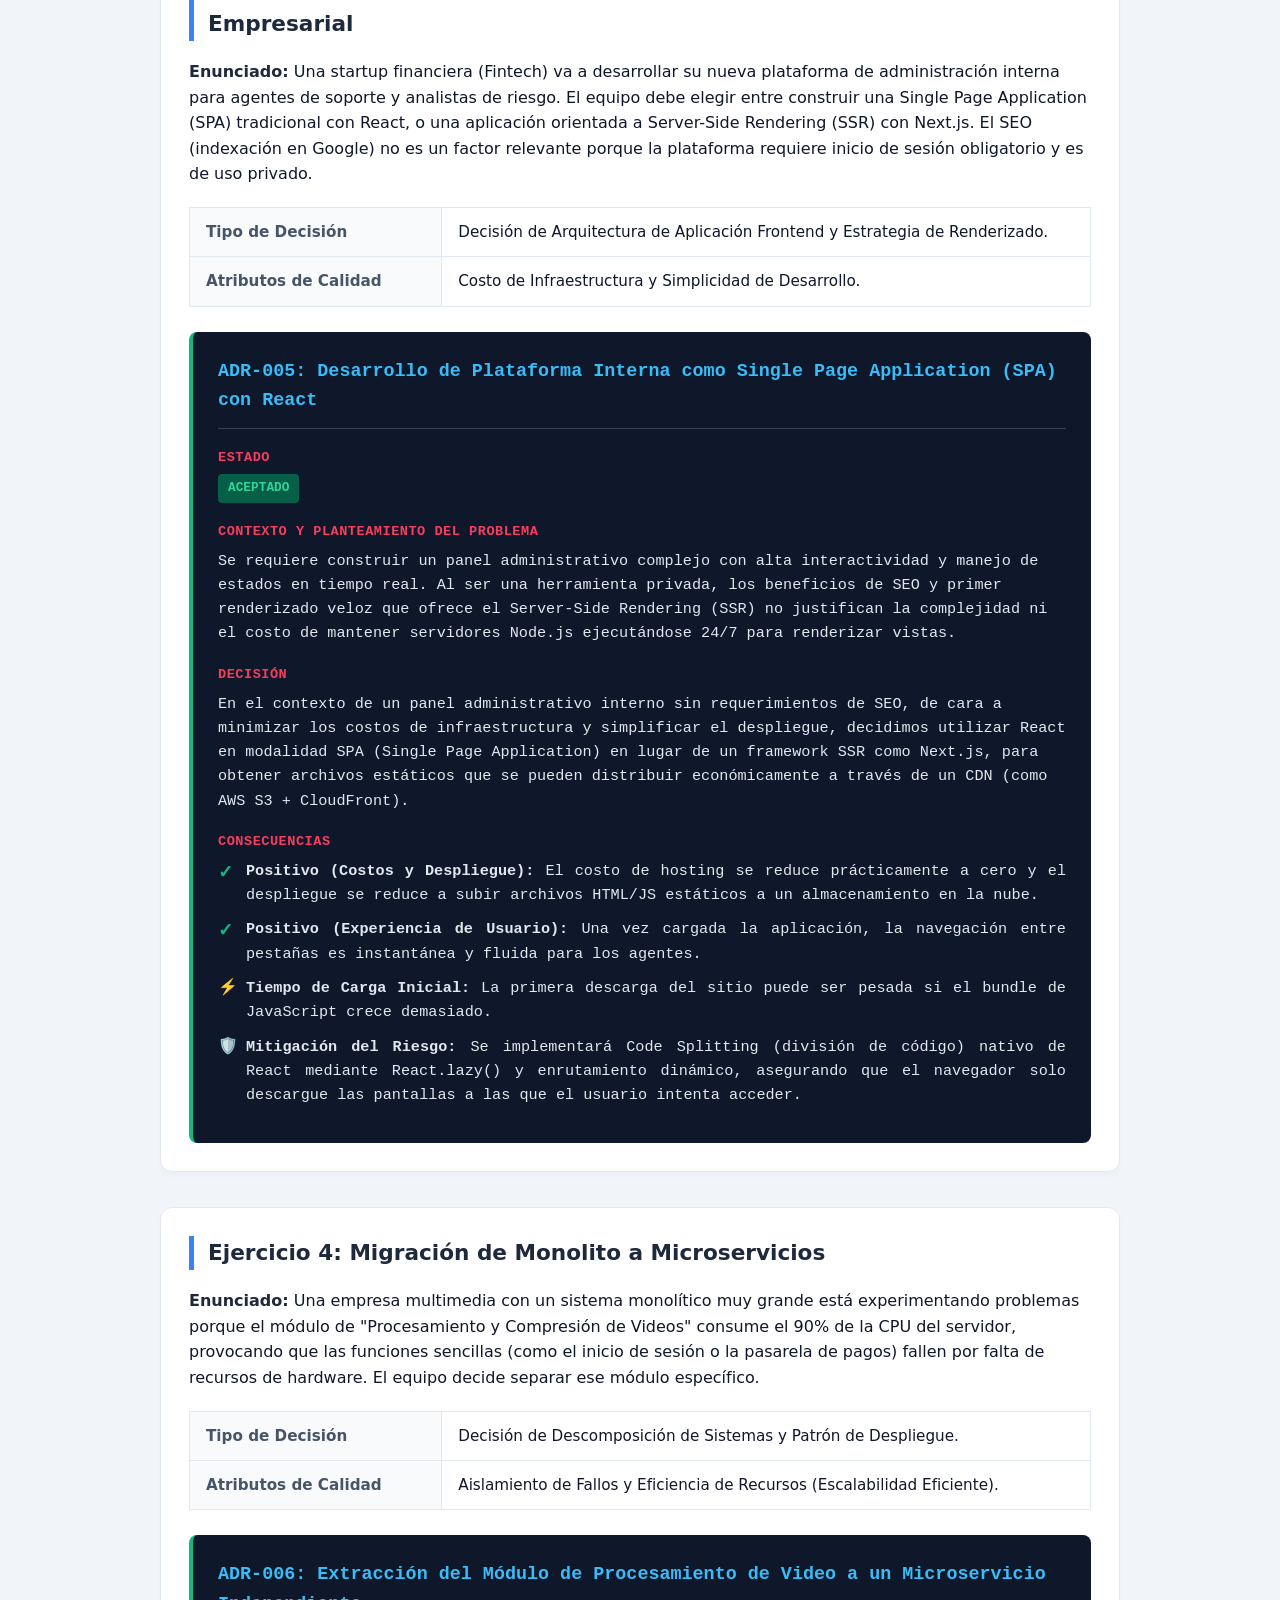
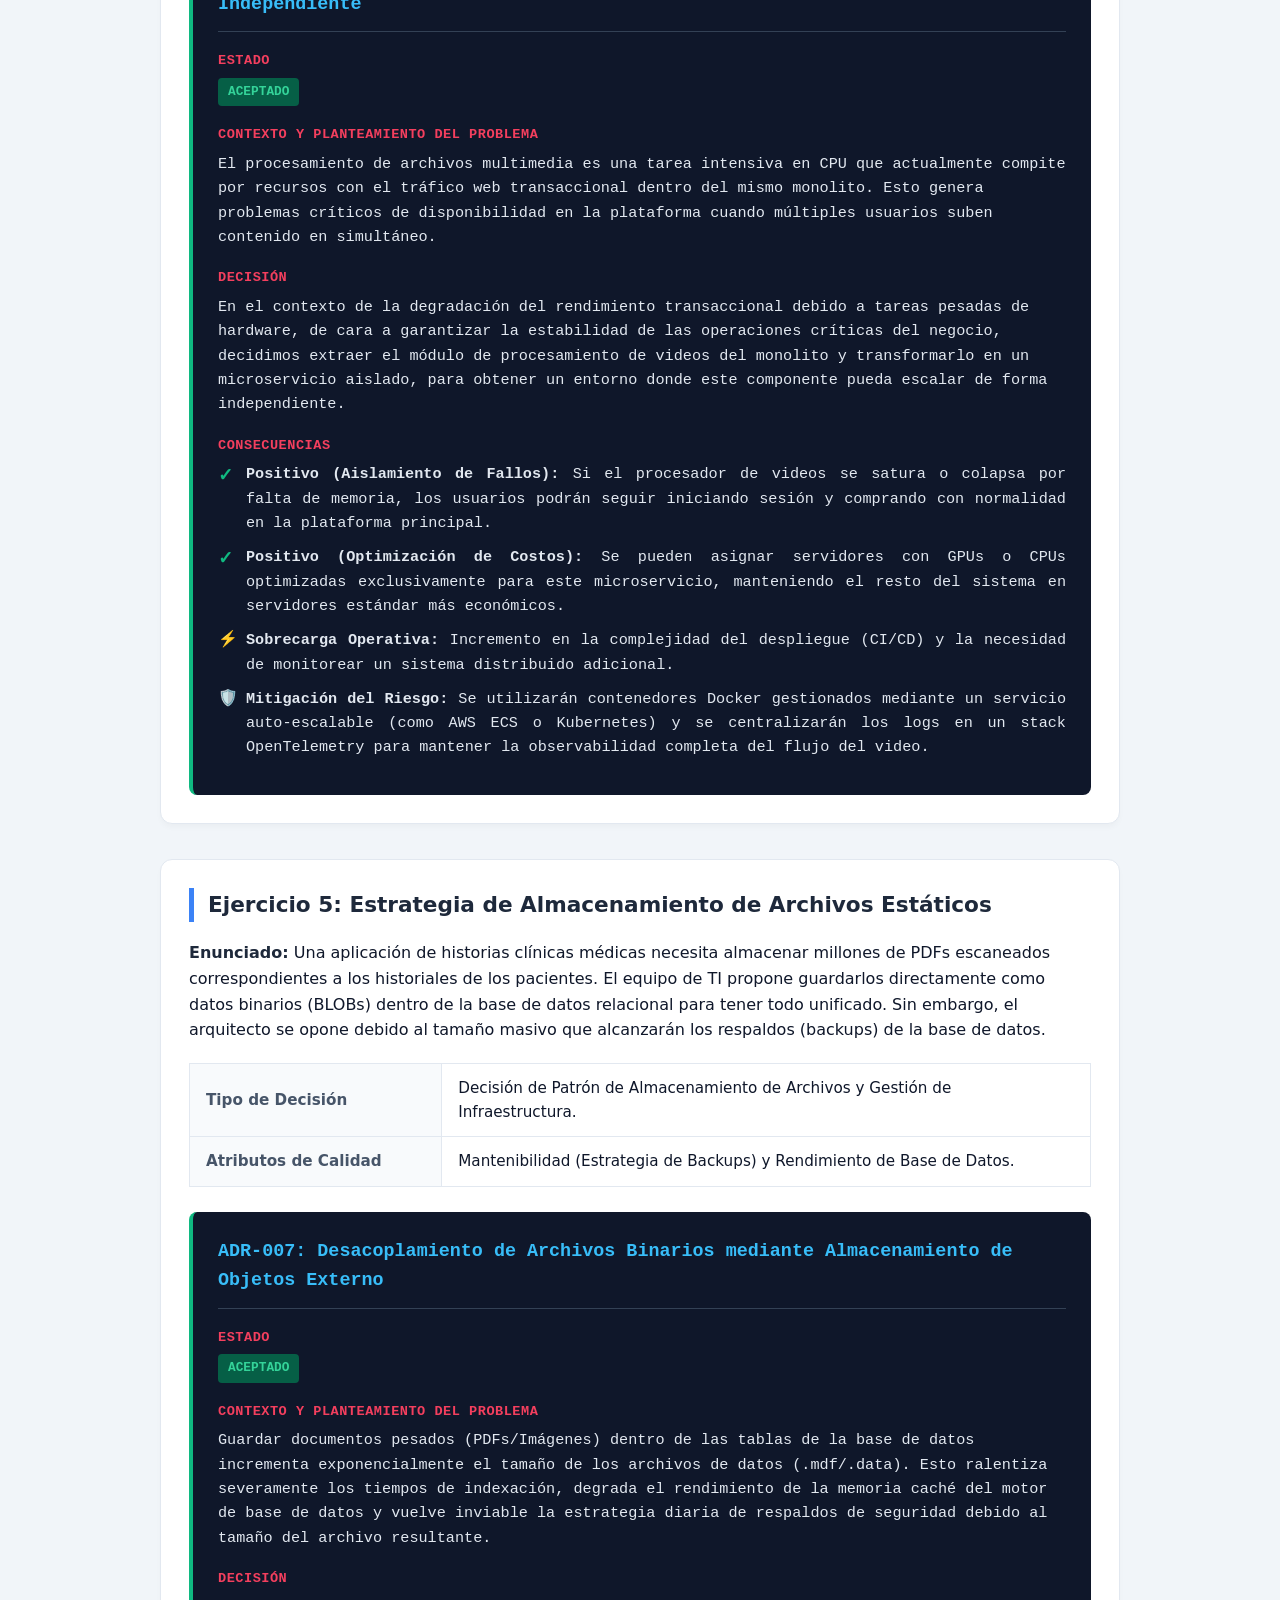
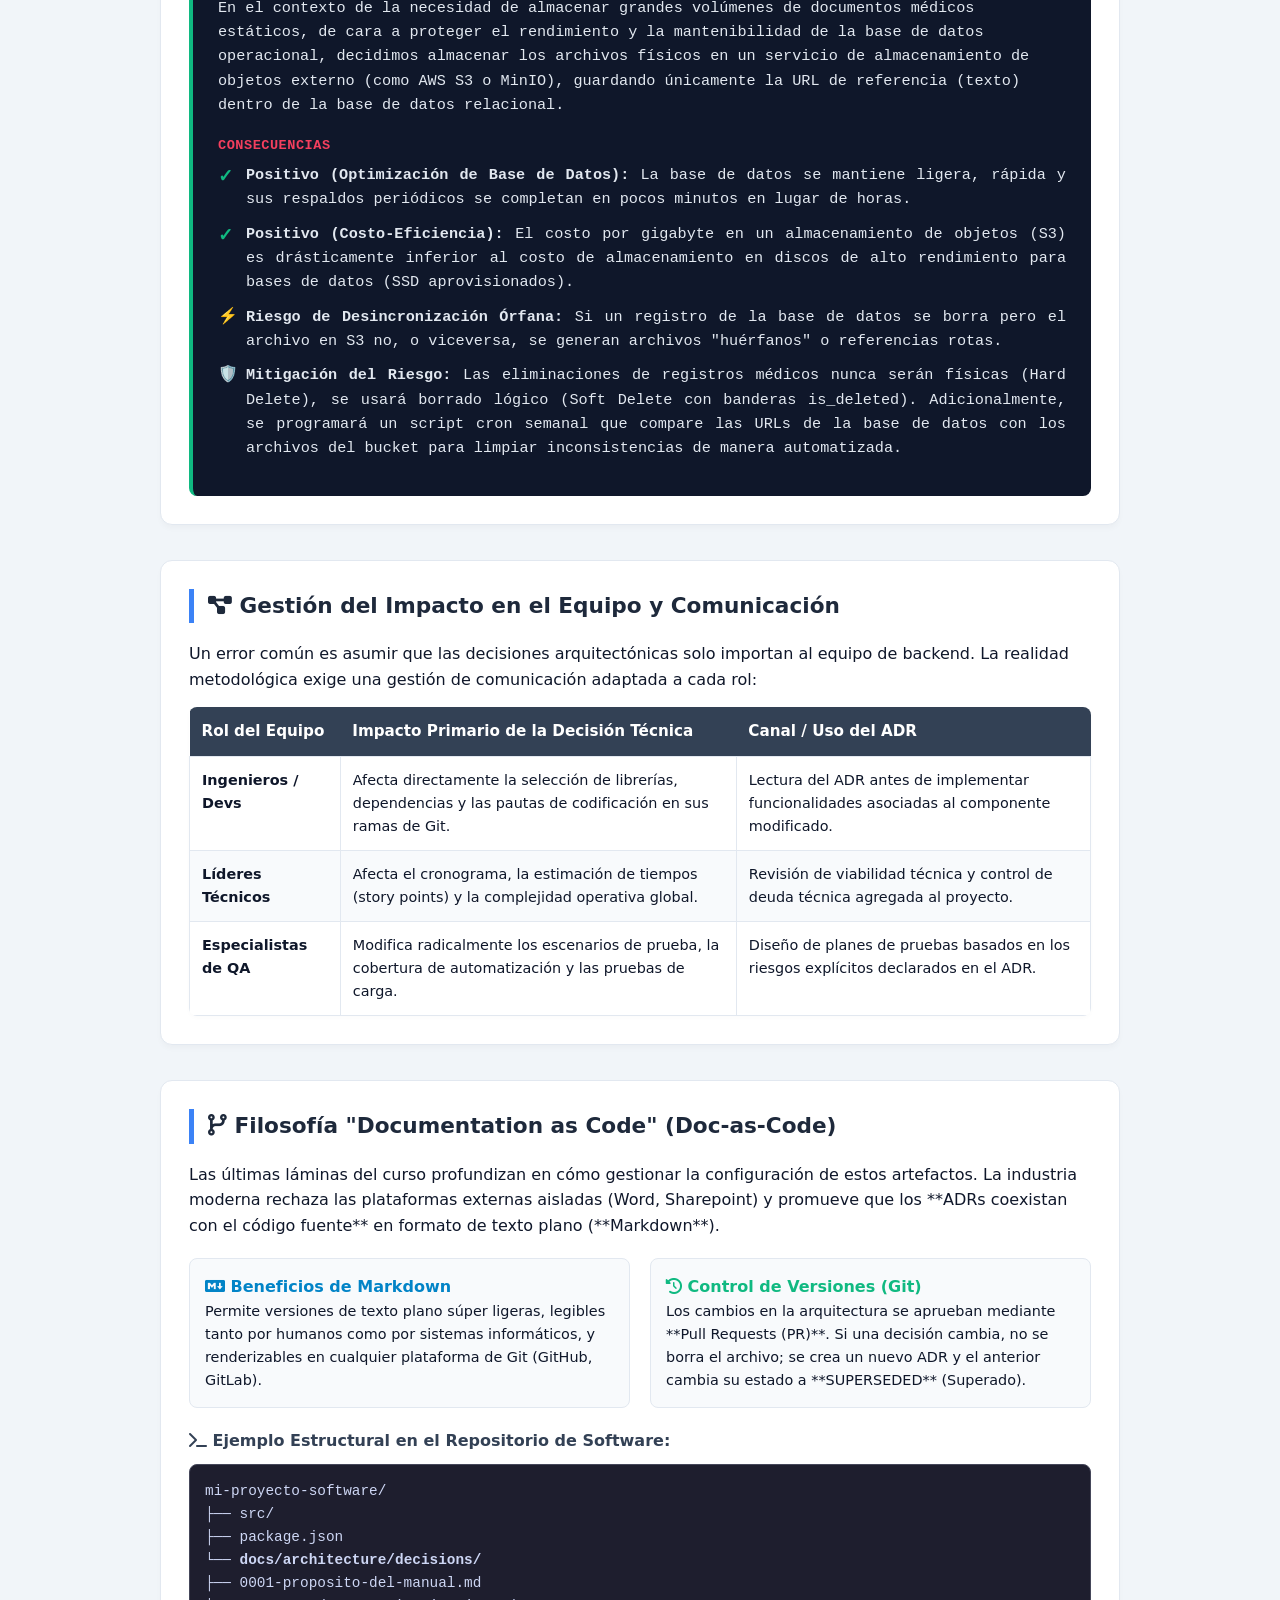
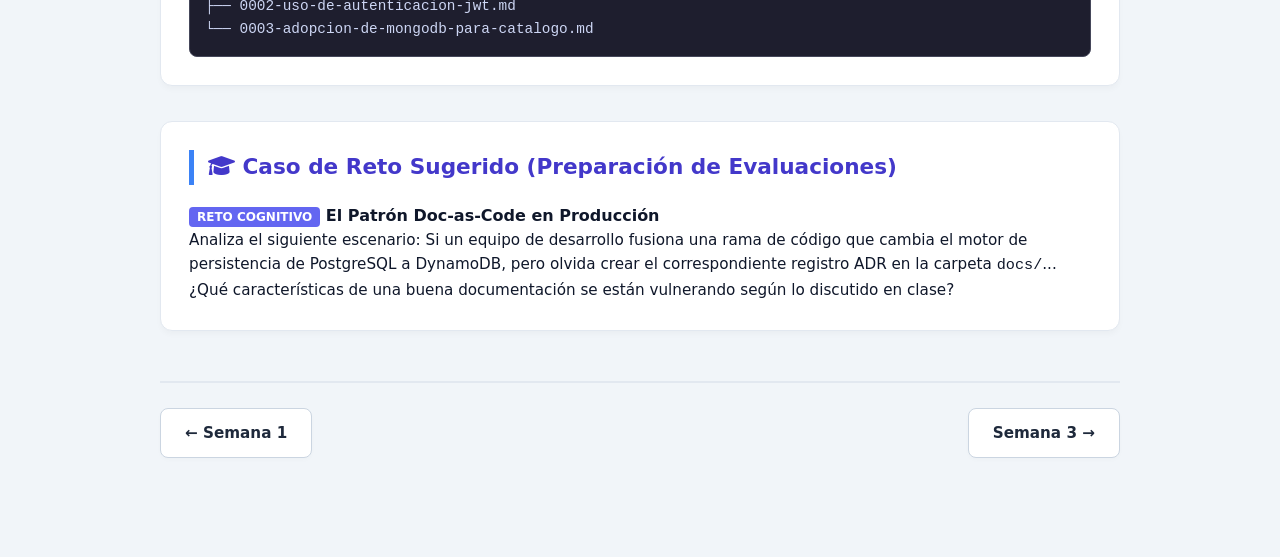
<file: semanas/semana2.html>
<!DOCTYPE html>
<html lang="es">
<head>
    <meta charset="UTF-8">
    <meta name="viewport" content="width=device-width, initial-scale=1.0">
    <title>Semana 2: Documentación de Decisiones Arquitectónicas (ADR)</title>
    <link rel="stylesheet" href="../styles.css">
    <link rel="stylesheet" href="https://cdnjs.cloudflare.com/ajax/libs/font-awesome/6.0.0/css/all.min.css">
    <style>
        /* Estilos específicos y refinados para el contenido de la Semana 2 */
        .doc-hero {
            background: linear-gradient(135deg, #1e293b 0%, #0f172a 100%);
            color: white;
            padding: 30px;
            border-radius: 12px;
            margin-bottom: 25px;
            border-left: 8px solid #3b82f6;
            box-shadow: 0 4px 15px rgba(0, 0, 0, 0.05);
        }

        .section-banner {
            background: #f1f5f9;
            padding: 12px 20px;
            border-radius: 8px;
            margin: 20px 0 15px 0;
            border-left: 4px solid #64748b;
            font-weight: bold;
            color: #334155;
            display: flex;
            align-items: center;
            gap: 10px;
        }

        .grid-3 {
            display: grid;
            grid-template-columns: repeat(auto-fit, minmax(280px, 1fr));
            gap: 20px;
            margin: 20px 0;
        }

        .grid-2 {
            display: grid;
            grid-template-columns: repeat(auto-fit, minmax(340px, 1fr));
            gap: 20px;
            margin: 20px 0;
        }

        .concept-pill {
            background: #e0f2fe;
            color: #0369a1;
            padding: 4px 10px;
            border-radius: 6px;
            font-size: 0.85rem;
            font-weight: bold;
            display: inline-block;
            margin-bottom: 8px;
        }

        .antipattern-card {
            border: 1px solid #fee2e2;
            background: #fff5f5;
            border-radius: 10px;
            padding: 20px;
            position: relative;
            overflow: hidden;
        }

        .antipattern-card::before {
            content: '';
            position: absolute;
            top: 0;
            left: 0;
            width: 4px;
            height: 100%;
            background: #ef4444;
        }

        .best-practice-card {
            border: 1px solid #dcfce7;
            background: #f0fdf4;
            border-radius: 10px;
            padding: 20px;
            position: relative;
            overflow: hidden;
        }

        .best-practice-card::before {
            content: '';
            position: absolute;
            top: 0;
            left: 0;
            width: 4px;
            height: 100%;
            background: #22c55e;
        }

        .structure-timeline {
            border-left: 2px dashed #cbd5e1;
            padding-left: 20px;
            margin-left: 10px;
        }

        .structure-step {
            position: relative;
            margin-bottom: 20px;
        }

        .structure-step::before {
            content: '';
            position: absolute;
            left: -26px;
            top: 4px;
            width: 10px;
            height: 10px;
            border-radius: 50%;
            background: #3b82f6;
            border: 2px solid white;
        }

        .doc-code-box {
            background: #1e1e2e;
            color: #cdd6f4;
            padding: 15px;
            border-radius: 8px;
            font-family: 'Courier New', Courier, monospace;
            font-size: 0.9rem;
            margin-top: 10px;
            border: 1px solid #45475a;
            overflow-x: auto;
        }

        .vs-table {
            width: 100%;
            border-collapse: collapse;
            background: white;
            border-radius: 8px;
            overflow: hidden;
            margin-top: 15px;
            box-shadow: 0 2px 5px rgba(0,0,0,0.02);
        }

        .vs-table th { 
            background: #334155; 
            color: white; 
            padding: 12px; 
            text-align: left;
            font-size: 0.95rem;
        }
        
        .vs-table td { 
            padding: 12px; 
            border: 1px solid #e2e8f0; 
            font-size: 0.9rem;
            vertical-align: top;
        }
        
        .vs-table tr:nth-child(even) { 
            background: #f8fafc; 
        }

        .badge-pro { 
            background: #6366f1; 
            color: white; 
            padding: 3px 8px; 
            border-radius: 4px; 
            font-size: 0.75rem; 
            font-weight: bold;
        }
    </style>
</head>
<body>

    <nav class="navbar">
        <h1>Manual Técnico <span>|</span> Arquitectura de Software</h1>
        <a href="../index.html" class="nav-back-btn">← Volver al Inicio</a>
    </nav>

    <div class="main-container">
        
        <header class="semana-header">
            <h2>Semana 2</h2>
            <p>Documentación de Decisiones Arquitectónicas utilizando Architecture Decision Records (ADR)</p>
        </header>

        <section class="card">
            <div class="doc-hero">
                <h2 style="color: white; margin-top: 0; font-size: 1.5rem;">
                    <i class="fas fa-book"></i> Documentación de la Arquitectura de Software
                </h2>
                <p>La documentación arquitectónica es un pilar fundamental en el ciclo de vida del software. Su objetivo principal es registrar de manera estructurada las decisiones cruciales que guían la construcción del sistema, asegurando que los fundamentos conceptuales estén disponibles para cualquier actor actual o futuro.</p>
            </div>
            
            <div style="background: #f8fafc; border: 1px solid #e2e8f0; padding: 15px; border-radius: 8px;">
                <h4 style="margin-top: 0; color: #1e293b;"><i class="fas fa-bullseye"></i> Propósito de Documentar:</h4>
                <p style="margin-bottom: 0;">Permite mitigar la pérdida de contexto técnico (amnesia arquitectónica), facilita la comunicación efectiva entre las partes interesadas (stakeholders), sirve como guía obligatoria para el equipo de ingeniería y actúa como base sólida para análisis futuros, auditorías y evaluaciones de calidad del sistema.</p>
            </div>
        </section>

        <section class="card">
            <div class="card-title">Concepto de la Sesión</div>
            <p>Un <strong>Architecture Decision Record (ADR)</strong> es un artefacto documental que captura una decisión de diseño de software de gran impacto, detallando el contexto técnico en el que se formuló, las justificaciones comerciales/tecnológicas que motivaron su adopción y el conjunto de ventajas o desventajas resultantes del compromiso adquirido.</p>
            
            <p style="background: #fffbeb; border-left: 4px solid #f59e0b; padding: 12px; margin-top: 15px; font-size: 0.95rem;">
                <i class="fas fa-exclamation-circle" style="color: #d97706;"></i> <strong>Nota del Autor (Michael Nygard):</strong> El concepto fue popularizado para evitar que las justificaciones de las decisiones de diseño se disuelvan en correos, chats o actas de reuniones inaccesibles, centralizándolas directamente junto al código fuente.
            </p>
        </section>

        <section class="card">
            <div class="card-title"><i class="fas fa-tasks"></i> Calidad en la Documentación Arquitectónica</div>
            <p>Una documentación ineficaz puede ser tan perjudicial como la ausencia total de la misma. Las diapositivas del curso exponen criterios claros de diferenciación:</p>
            
            <div class="grid-2">
                <div class="antipattern-card">
                    <h4 style="color: #b91c1c; margin-top: 0;"><i class="fas fa-times-circle"></i> Anti-patrones Comunes</h4>
                    <ul style="margin-left: 20px; padding: 0; font-size: 0.9rem; line-height: 1.6;">
                        <li><strong>Obsolescencia Dinámica:</strong> Documentos desactualizados que describen cómo funcionaba el sistema hace seis meses, generando confusión extrema.</li>
                        <li><strong>Exceso de Detalles Inútiles:</strong> Documentación sobredimensionada que nadie lee, enfocada en minucias de implementación en vez de decisiones estructurales.</li>
                        <li><strong>Falta de Contexto Histórico:</strong> Registrar un rotundo "usaremos X tecnología" sin explicar bajo qué restricciones, problemas o necesidades se tomó esa decisión.</li>
                    </ul>
                </div>
                
                <div class="best-practice-card">
                    <h4 style="color: #15803d; margin-top: 0;"><i class="fas fa-check-circle"></i> Características Ejemplares</h4>
                    <ul style="margin-left: 20px; padding: 0; font-size: 0.9rem; line-height: 1.6;">
                        <li><strong>Precisión y Concisión:</strong> Debe ser directa, legible y enfocada estrictamente en responder el "por qué" de las decisiones complejas.</li>
                        <li><strong>Mantenerse Actualizada:</strong> Debe tratarse como un entregable vivo dentro del ciclo de desarrollo, sincronizado estrechamente con el código base.</li>
                        <li><strong>Estructura Consistente:</strong> Utilizar plantillas unificadas que permitan a cualquier miembro del equipo localizar rápidamente la información requerida.</li>
                    </ul>
                </div>
            </div>
        </section>

        <section class="card">
            <div class="card-title"><i class="fas fa-sitemap"></i> Anatomía Estándar de un ADR</div>
            <p>De acuerdo con las directrices académicas impartidas, un registro formal de decisiones debe componerse de las siguientes secciones secuenciales obligatorias:</p>
            
            <div class="structure-timeline">
                <div class="structure-step">
                    <strong>1. Título:</strong> Identificador numérico único acompañado de una frase corta y descriptiva (ej. <i>ADR-001: Implementación de caché corporativa</i>).
                </div>
                <div class="structure-step">
                    <strong>2. Fecha y Estado:</strong> Especifica el momento exacto del registro y su estado actual (<i>Propuesto, Aceptado, Rechazado, Supercedido</i>).
                </div>
                <div class="structure-step">
                    <strong>3. Contexto:</strong> Plantea de forma detallada la necesidad técnica o comercial, las fuerzas en juego, las restricciones y el problema a resolver.
                </div>
                <div class="structure-step">
                    <strong>4. Decisión:</strong> Declaración concreta de la alternativa seleccionada para resolver el escenario planteado.
                </div>
                <div class="structure-step">
                    <strong>5. Consecuencias:</strong> Detalle explícito de los compromisos (trade-offs). Incluye los impactos positivos (beneficios) y negativos (costos/riesgos con su mitigación).
                </div>
            </div>
        </section>

        <section>
            <div class="section-banner">
                <i class="fas fa-folder-open"></i> <span>Casos de Estudio Prácticos e Implementaciones Realizadas</span>
            </div>

            <article class="card">
                <div class="card-title">Ejercicio 1: El Dilema de la Base de Datos para un Catálogo Global</div>
                <p><strong>Enunciado:</strong> Una plataforma de comercio electrónico internacional necesita almacenar su catálogo de productos. El equipo debate si usar una base de datos relacional tradicional (como PostgreSQL) o una base de datos NoSQL orientada a documentos (como MongoDB). El catálogo requiere alta flexibilidad porque los productos tienen atributos muy diferentes según la categoría (ropa tiene tallas, tecnología tiene voltajes, libros tienen autores). El objetivo principal es la velocidad de lectura y la flexibilidad del esquema.</p>
                
                <table class="meta-table">
                    <tr>
                        <td class="label">Tipo de Decisión</td>
                        <td>Decisión de Tecnología de Persistencia y Estructura de Datos.</td>
                    </tr>
                    <tr>
                        <td class="label">Atributos de Calidad</td>
                        <td>Rendimiento (Latencia de Lectura) y Mantenibilidad (Flexibilidad del modelo de datos).</td>
                    </tr>
                </table>

                <div class="adr-box">
                    <div class="adr-title">ADR-003: Adopción de Base de Datos Documental para el Catálogo de Productos</div>
                    
                    <span class="adr-label">Estado</span>
                    <span class="badge">ACEPTADO</span>

                    <span class="adr-label">Contexto y Planteamiento del Problema</span>
                    <p>El catálogo de productos actual maneja una alta variabilidad de atributos que cambian constantemente según la categoría comercial. Diseñar esto en un modelo relacional (SQL) exigiría patrones complejos como Entity-Attribute-Value (EAV) o tablas altamente normalizadas, lo que degrada severamente el rendimiento de las consultas de lectura y complica la mantenibilidad del código debido a los múltiples joins.</p>

                    <span class="adr-label">Decisión</span>
                    <p>En el contexto de la alta variabilidad de atributos en los productos, de cara a optimizar la velocidad de lectura en la tienda virtual, decidimos adoptar MongoDB como base de datos del catálogo en lugar de una base de datos relacional, para obtener un esquema dinámico (schema-less) y lecturas de alta velocidad en un solo documento.</p>

                    <span class="adr-label">Consecuencias</span>
                    <ul class="consequence-list">
                        <li class="pos"><strong>Positivo (Flexibilidad):</strong> Los desarrolladores pueden agregar nuevos tipos de productos y atributos al vuelo sin necesidad de ejecutar migraciones de base de datos (alter tables).</li>
                        <li class="pos"><strong>Positivo (Rendimiento):</strong> Toda la información de un producto se recupera en una sola consulta indexada, mejorando los tiempos de respuesta del frontend.</li>
                        <li class="neg"><strong>Falta de Transacciones Complejas:</strong> Pérdida de restricciones de integridad referencial nativas (llaves foráneas) a nivel de motor.</li>
                        <li class="mit"><strong>Mitigación del Riesgo:</strong> La consistencia de datos de catálogo no requiere transacciones ACID complejas (a diferencia de los pagos). Cualquier validación crítica de integridad de IDs de categorías o proveedores se gestionará mediante lógica de validación en la capa de la aplicación (Backend).</li>
                    </ul>
                </div>
            </article>

            <article class="card">
                <div class="card-title">Ejercicio 2: Comunicación entre Microservicios en Tiempo Real</div>
                <p><strong>Enunciado:</strong> Un sistema de logística de transporte necesita notificar a múltiples servicios internos (Facturación, Notificaciones Push, Seguimiento de Rutas) cada vez que un repartidor entrega un paquete. Hacerlo mediante peticiones HTTP/REST directas está generando acoplamiento temporal: si el servicio de Facturación se cae, el flujo completo de entrega falla y la app del repartidor se congela.</p>
                
                <table class="meta-table">
                    <tr>
                        <td class="label">Tipo de Decisión</td>
                        <td>Decisión de Integración de Sistemas y Estilo de Comunicación.</td>
                    </tr>
                    <tr>
                        <td class="label">Atributos de Calidad</td>
                        <td>Disponibilidad y Acoplamiento (Desacoplamiento de componentes).</td>
                    </tr>
                </table>

                <div class="adr-box">
                    <div class="adr-title">ADR-004: Arquitectura Guiada por Eventos (EDA) mediante Message Broker</div>
                    
                    <span class="adr-label">Estado</span>
                    <span class="badge">ACEPTADO</span>

                    <span class="adr-label">Contexto y Planteamiento del Problema</span>
                    <p>La comunicación síncrona mediante HTTP/REST entre el servicio de entregas y los sistemas secundarios está afectando la disponibilidad del sistema global. Si un servicio secundario experimenta latencia o caídas, se produce un efecto dominó que bloquea la aplicación móvil del usuario final.</p>

                    <span class="adr-label">Decisión</span>
                    <p>En el contexto de la necesidad de desacoplar los procesos secundarios del flujo principal de entrega, de cara a garantizar la alta disponibilidad de la aplicación móvil, decidimos implementar una arquitectura asíncrona guiada por eventos utilizando Apache Kafka en lugar de llamadas HTTP directas, para obtener un procesamiento de tareas en segundo plano totalmente aislado.</p>

                    <span class="adr-label">Consecuencias</span>
                    <ul class="consequence-list">
                        <li class="pos"><strong>Positivo (Resiliencia):</strong> Si el servicio de Facturación experimenta una caída, los mensajes se acumulan de forma segura en el Broker y se procesan automáticamente cuando el servicio se recupere, sin afectar al repartidor.</li>
                        <li class="pos"><strong>Positivo (Escalabilidad):</strong> Añadir nuevos interesados en el evento (por ejemplo, un servicio de analítica de datos) no requiere modificar el código del servicio de entregas.</li>
                        <li class="neg"><strong>Consistencia Eventual:</strong> Los datos no se actualizan instantáneamente en todos los sistemas al mismo milisegundo.</li>
                        <li class="mit"><strong>Mitigación del Riesgo:</strong> Se diseñará la interfaz de usuario para manejar estados transicionales (ej: "Procesando actualización") y se garantizará la idempotencia en los servicios consumidores para evitar procesar el mismo evento de entrega dos veces.</li>
                    </ul>
                </div>
            </article>

            <article class="card">
                <div class="card-title">Ejercicio 3: Elección de Framework Frontend para una Aplicación Empresarial</div>
                <p><strong>Enunciado:</strong> Una startup financiera (Fintech) va a desarrollar su nueva plataforma de administración interna para agentes de soporte y analistas de riesgo. El equipo debe elegir entre construir una Single Page Application (SPA) tradicional con React, o una aplicación orientada a Server-Side Rendering (SSR) con Next.js. El SEO (indexación en Google) no es un factor relevante porque la plataforma requiere inicio de sesión obligatorio y es de uso privado.</p>
                
                <table class="meta-table">
                    <tr>
                        <td class="label">Tipo de Decisión</td>
                        <td>Decisión de Arquitectura de Aplicación Frontend y Estrategia de Renderizado.</td>
                    </tr>
                    <tr>
                        <td class="label">Atributos de Calidad</td>
                        <td>Costo de Infraestructura y Simplicidad de Desarrollo.</td>
                    </tr>
                </table>

                <div class="adr-box">
                    <div class="adr-title">ADR-005: Desarrollo de Plataforma Interna como Single Page Application (SPA) con React</div>
                    
                    <span class="adr-label">Estado</span>
                    <span class="badge">ACEPTADO</span>

                    <span class="adr-label">Contexto y Planteamiento del Problema</span>
                    <p>Se requiere construir un panel administrativo complejo con alta interactividad y manejo de estados en tiempo real. Al ser una herramienta privada, los beneficios de SEO y primer renderizado veloz que ofrece el Server-Side Rendering (SSR) no justifican la complejidad ni el costo de mantener servidores Node.js ejecutándose 24/7 para renderizar vistas.</p>

                    <span class="adr-label">Decisión</span>
                    <p>En el contexto de un panel administrativo interno sin requerimientos de SEO, de cara a minimizar los costos de infraestructura y simplificar el despliegue, decidimos utilizar React en modalidad SPA (Single Page Application) en lugar de un framework SSR como Next.js, para obtener archivos estáticos que se pueden distribuir económicamente a través de un CDN (como AWS S3 + CloudFront).</p>

                    <span class="adr-label">Consecuencias</span>
                    <ul class="consequence-list">
                        <li class="pos"><strong>Positivo (Costos y Despliegue):</strong> El costo de hosting se reduce prácticamente a cero y el despliegue se reduce a subir archivos HTML/JS estáticos a un almacenamiento en la nube.</li>
                        <li class="pos"><strong>Positivo (Experiencia de Usuario):</strong> Una vez cargada la aplicación, la navegación entre pestañas es instantánea y fluida para los agentes.</li>
                        <li class="neg"><strong>Tiempo de Carga Inicial:</strong> La primera descarga del sitio puede ser pesada si el bundle de JavaScript crece demasiado.</li>
                        <li class="mit"><strong>Mitigación del Riesgo:</strong> Se implementará Code Splitting (división de código) nativo de React mediante React.lazy() y enrutamiento dinámico, asegurando que el navegador solo descargue las pantallas a las que el usuario intenta acceder.</li>
                    </ul>
                </div>
            </article>

            <article class="card">
                <div class="card-title">Ejercicio 4: Migración de Monolito a Microservicios</div>
                <p><strong>Enunciado:</strong> Una empresa multimedia con un sistema monolítico muy grande está experimentando problemas porque el módulo de "Procesamiento y Compresión de Videos" consume el 90% de la CPU del servidor, provocando que las funciones sencillas (como el inicio de sesión o la pasarela de pagos) fallen por falta de recursos de hardware. El equipo decide separar ese módulo específico.</p>
                
                <table class="meta-table">
                    <tr>
                        <td class="label">Tipo de Decisión</td>
                        <td>Decisión de Descomposición de Sistemas y Patrón de Despliegue.</td>
                    </tr>
                    <tr>
                        <td class="label">Atributos de Calidad</td>
                        <td>Aislamiento de Fallos y Eficiencia de Recursos (Escalabilidad Eficiente).</td>
                    </tr>
                </table>

                <div class="adr-box">
                    <div class="adr-title">ADR-006: Extracción del Módulo de Procesamiento de Video a un Microservicio Independiente</div>
                    
                    <span class="adr-label">Estado</span>
                    <span class="badge">ACEPTADO</span>

                    <span class="adr-label">Contexto y Planteamiento del Problema</span>
                    <p>El procesamiento de archivos multimedia es una tarea intensiva en CPU que actualmente compite por recursos con el tráfico web transaccional dentro del mismo monolito. Esto genera problemas críticos de disponibilidad en la plataforma cuando múltiples usuarios suben contenido en simultáneo.</p>

                    <span class="adr-label">Decisión</span>
                    <p>En el contexto de la degradación del rendimiento transaccional debido a tareas pesadas de hardware, de cara a garantizar la estabilidad de las operaciones críticas del negocio, decidimos extraer el módulo de procesamiento de videos del monolito y transformarlo en un microservicio aislado, para obtener un entorno donde este componente pueda escalar de forma independiente.</p>

                    <span class="adr-label">Consecuencias</span>
                    <ul class="consequence-list">
                        <li class="pos"><strong>Positivo (Aislamiento de Fallos):</strong> Si el procesador de videos se satura o colapsa por falta de memoria, los usuarios podrán seguir iniciando sesión y comprando con normalidad en la plataforma principal.</li>
                        <li class="pos"><strong>Positivo (Optimización de Costos):</strong> Se pueden asignar servidores con GPUs o CPUs optimizadas exclusivamente para este microservicio, manteniendo el resto del sistema en servidores estándar más económicos.</li>
                        <li class="neg"><strong>Sobrecarga Operativa:</strong> Incremento en la complejidad del despliegue (CI/CD) y la necesidad de monitorear un sistema distribuido adicional.</li>
                        <li class="mit"><strong>Mitigación del Riesgo:</strong> Se utilizarán contenedores Docker gestionados mediante un servicio auto-escalable (como AWS ECS o Kubernetes) y se centralizarán los logs en un stack OpenTelemetry para mantener la observabilidad completa del flujo del video.</li>
                    </ul>
                </div>
            </article>

            <article class="card">
                <div class="card-title">Ejercicio 5: Estrategia de Almacenamiento de Archivos Estáticos</div>
                <p><strong>Enunciado:</strong> Una aplicación de historias clínicas médicas necesita almacenar millones de PDFs escaneados correspondientes a los historiales de los pacientes. El equipo de TI propone guardarlos directamente como datos binarios (BLOBs) dentro de la base de datos relacional para tener todo unificado. Sin embargo, el arquitecto se opone debido al tamaño masivo que alcanzarán los respaldos (backups) de la base de datos.</p>
                
                <table class="meta-table">
                    <tr>
                        <td class="label">Tipo de Decisión</td>
                        <td>Decisión de Patrón de Almacenamiento de Archivos y Gestión de Infraestructura.</td>
                    </tr>
                    <tr>
                        <td class="label">Atributos de Calidad</td>
                        <td>Mantenibilidad (Estrategia de Backups) y Rendimiento de Base de Datos.</td>
                    </tr>
                </table>

                <div class="adr-box">
                    <div class="adr-title">ADR-007: Desacoplamiento de Archivos Binarios mediante Almacenamiento de Objetos Externo</div>
                    
                    <span class="adr-label">Estado</span>
                    <span class="badge">ACEPTADO</span>

                    <span class="adr-label">Contexto y Planteamiento del Problema</span>
                    <p>Guardar documentos pesados (PDFs/Imágenes) dentro de las tablas de la base de datos incrementa exponencialmente el tamaño de los archivos de datos (.mdf/.data). Esto ralentiza severamente los tiempos de indexación, degrada el rendimiento de la memoria caché del motor de base de datos y vuelve inviable la estrategia diaria de respaldos de seguridad debido al tamaño del archivo resultante.</p>

                    <span class="adr-label">Decisión</span>
                    <p>En el contexto de la necesidad de almacenar grandes volúmenes de documentos médicos estáticos, de cara a proteger el rendimiento y la mantenibilidad de la base de datos operacional, decidimos almacenar los archivos físicos en un servicio de almacenamiento de objetos externo (como AWS S3 o MinIO), guardando únicamente la URL de referencia (texto) dentro de la base de datos relacional.</p>

                    <span class="adr-label">Consecuencias</span>
                    <ul class="consequence-list">
                        <li class="pos"><strong>Positivo (Optimización de Base de Datos):</strong> La base de datos se mantiene ligera, rápida y sus respaldos periódicos se completan en pocos minutos en lugar de horas.</li>
                        <li class="pos"><strong>Positivo (Costo-Eficiencia):</strong> El costo por gigabyte en un almacenamiento de objetos (S3) es drásticamente inferior al costo de almacenamiento en discos de alto rendimiento para bases de datos (SSD aprovisionados).</li>
                        <li class="neg"><strong>Riesgo de Desincronización Órfana:</strong> Si un registro de la base de datos se borra pero el archivo en S3 no, o viceversa, se generan archivos "huérfanos" o referencias rotas.</li>
                        <li class="mit"><strong>Mitigación del Riesgo:</strong> Las eliminaciones de registros médicos nunca serán físicas (Hard Delete), se usará borrado lógico (Soft Delete con banderas is_deleted). Adicionalmente, se programará un script cron semanal que compare las URLs de la base de datos con los archivos del bucket para limpiar inconsistencias de manera automatizada.</li>
                    </ul>
                </div>
            </article>
        </section>

        <section class="card">
            <div class="card-title"><i class="fas fa-project-diagram"></i> Gestión del Impacto en el Equipo y Comunicación</div>
            <p>Un error común es asumir que las decisiones arquitectónicas solo importan al equipo de backend. La realidad metodológica exige una gestión de comunicación adaptada a cada rol:</p>
            
            <table class="vs-table">
                <thead>
                    <tr>
                        <th>Rol del Equipo</th>
                        <th>Impacto Primario de la Decisión Técnica</th>
                        <th>Canal / Uso del ADR</th>
                    </tr>
                </thead>
                <tbody>
                    <tr>
                        <td><strong>Ingenieros / Devs</strong></td>
                        <td>Afecta directamente la selección de librerías, dependencias y las pautas de codificación en sus ramas de Git.</td>
                        <td>Lectura del ADR antes de implementar funcionalidades asociadas al componente modificado.</td>
                    </tr>
                    <tr>
                        <td><strong>Líderes Técnicos</strong></td>
                        <td>Afecta el cronograma, la estimación de tiempos (story points) y la complejidad operativa global.</td>
                        <td>Revisión de viabilidad técnica y control de deuda técnica agregada al proyecto.</td>
                    </tr>
                    <tr>
                        <td><strong>Especialistas de QA</strong></td>
                        <td>Modifica radicalmente los escenarios de prueba, la cobertura de automatización y las pruebas de carga.</td>
                        <td>Diseño de planes de pruebas basados en los riesgos explícitos declarados en el ADR.</td>
                    </tr>
                </tbody>
            </table>
        </section>

        <section class="card">
            <div class="card-title"><i class="fas fa-code-branch"></i> Filosofía "Documentation as Code" (Doc-as-Code)</div>
            <p>Las últimas láminas del curso profundizan en cómo gestionar la configuración de estos artefactos. La industria moderna rechaza las plataformas externas aisladas (Word, Sharepoint) y promueve que los **ADRs coexistan con el código fuente** en formato de texto plano (**Markdown**).</p>
            
            <div class="grid-2">
                <div style="background: #f8fafc; padding: 15px; border-radius: 8px; border: 1px solid #e2e8f0;">
                    <h4 style="margin-top:0; color:#0284c7;"><i class="fab fa-markdown"></i> Beneficios de Markdown</h4>
                    <p style="font-size:0.9rem; margin-bottom:0;">Permite versiones de texto plano súper ligeras, legibles tanto por humanos como por sistemas informáticos, y renderizables en cualquier plataforma de Git (GitHub, GitLab).</p>
                </div>
                <div style="background: #f8fafc; padding: 15px; border-radius: 8px; border: 1px solid #e2e8f0;">
                    <h4 style="margin-top:0; color:#10b981;"><i class="fas fa-history"></i> Control de Versiones (Git)</h4>
                    <p style="font-size:0.9rem; margin-bottom:0;">Los cambios en la arquitectura se aprueban mediante **Pull Requests (PR)**. Si una decisión cambia, no se borra el archivo; se crea un nuevo ADR y el anterior cambia su estado a **SUPERSEDED** (Superado).</p>
                </div>
            </div>

            <h4 style="color:#334155;"><i class="fas fa-terminal"></i> Ejemplo Estructural en el Repositorio de Software:</h4>
            <div class="doc-code-box">
                mi-proyecto-software/<br>
                ├── src/<br>
                ├── package.json<br>
                └── <strong>docs/architecture/decisions/</strong><br>
                    ├── 0001-proposito-del-manual.md<br>
                    ├── 0002-uso-de-autenticacion-jwt.md<br>
                    └── 0003-adopcion-de-mongodb-para-catalogo.md
            </div>
        </section>

        <section class="card">
            <div class="card-title" style="color: #4338ca;"><i class="fas fa-graduation-cap"></i> Caso de Reto Sugerido (Preparación de Evaluaciones)</div>
            <div class="exercise-proposed">
                <h4><span class="badge-pro">RETO COGNITIVO</span> El Patrón Doc-as-Code en Producción</h4>
                <p style="font-size: 0.95rem; margin-bottom: 0;">Analiza el siguiente escenario: Si un equipo de desarrollo fusiona una rama de código que cambia el motor de persistencia de PostgreSQL a DynamoDB, pero olvida crear el correspondiente registro ADR en la carpeta <code>docs/</code>... ¿Qué características de una buena documentación se están vulnerando según lo discutido en clase?</p>
            </div>
        </section>

        <div class="pagination-container">
            <a href="semana1.html" class="page-btn">← Semana 1</a>
            <a href="semana3.html" class="page-btn">Semana 3 →</a>
        </div>

    </div>

</body>
</html>
</file>
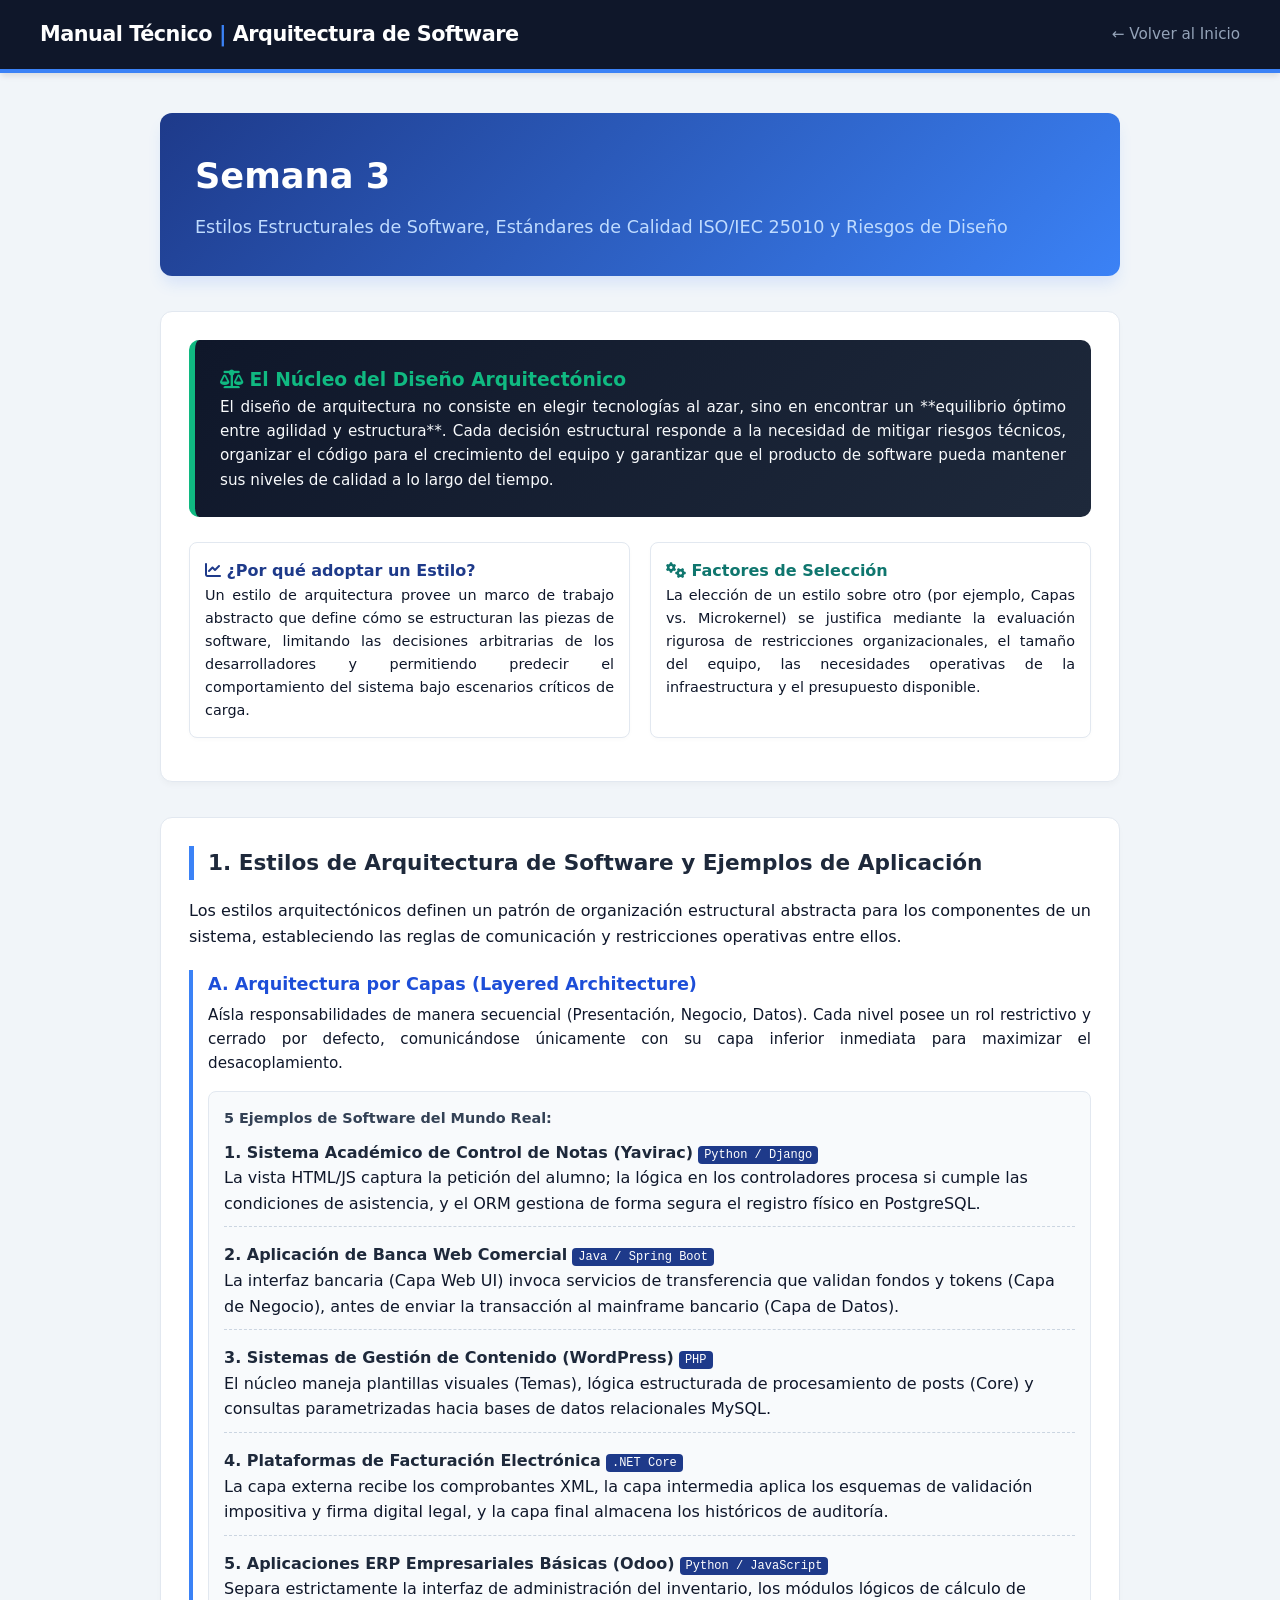
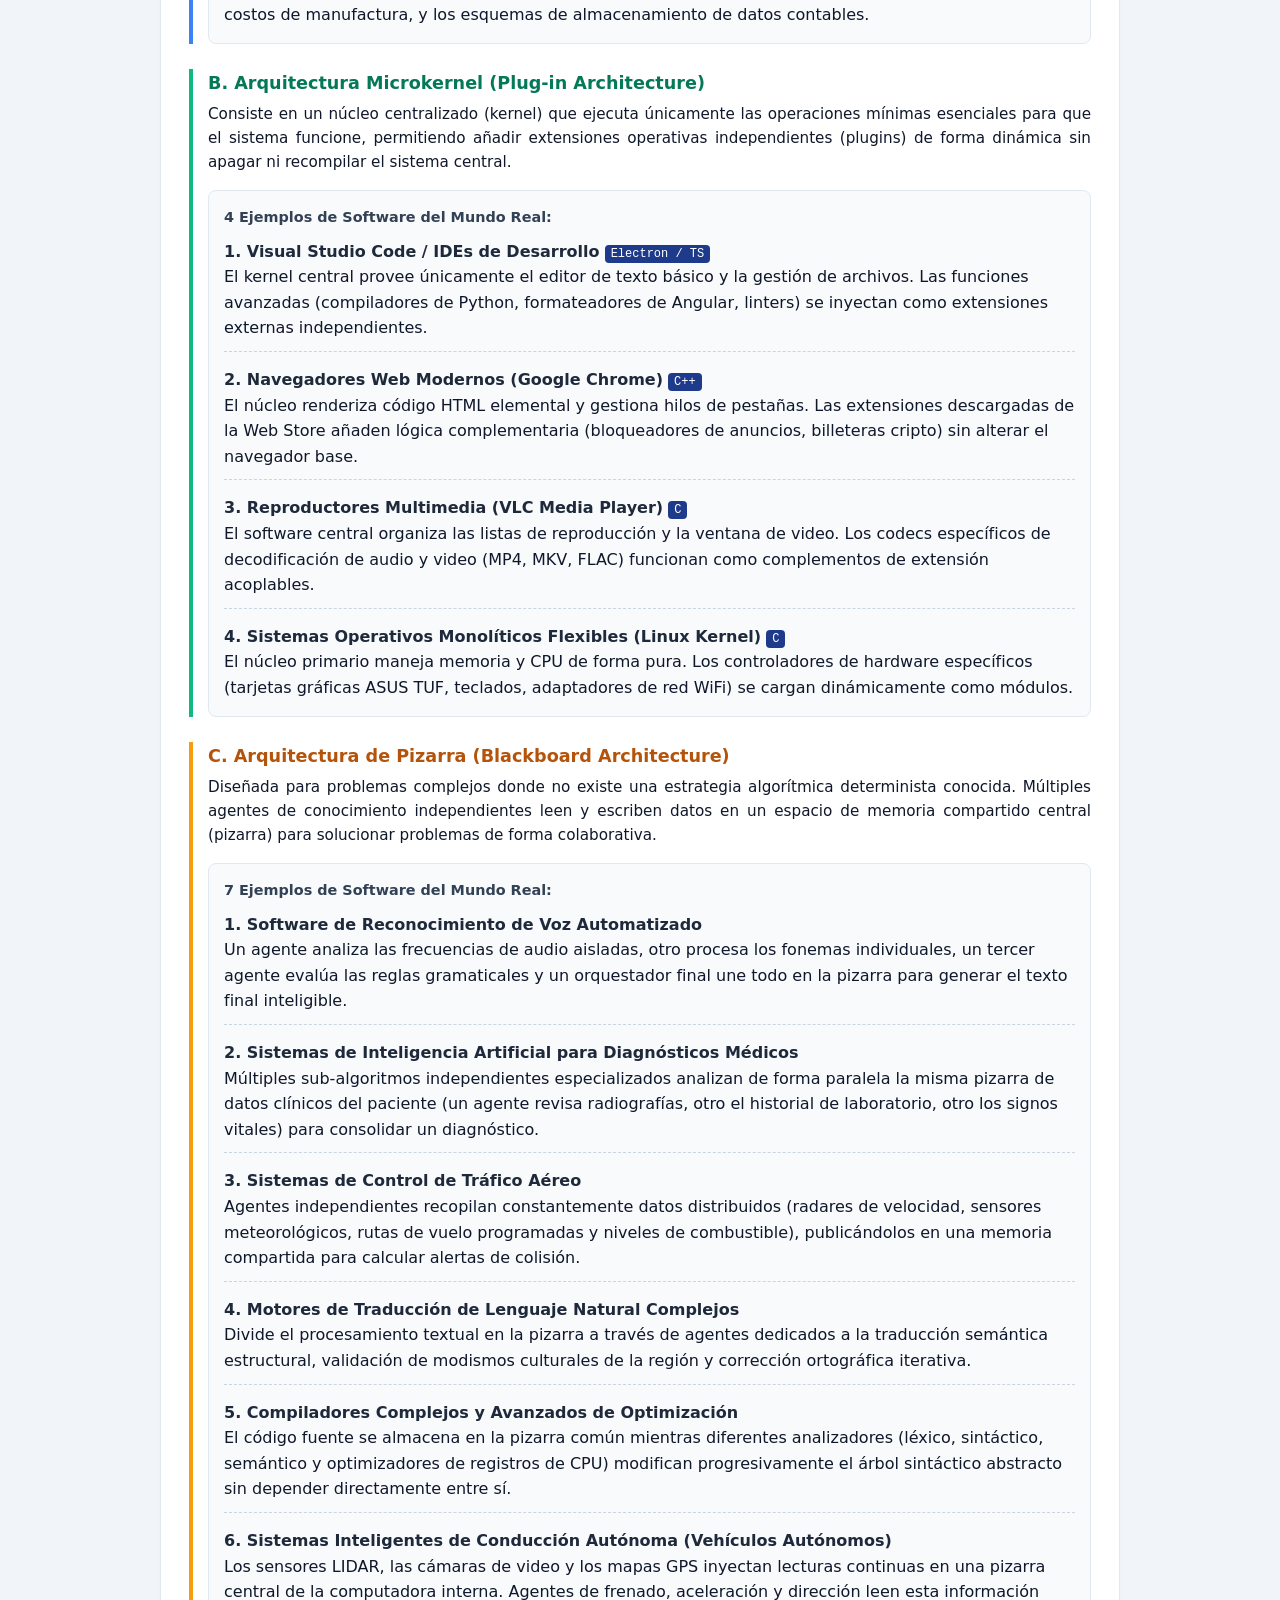
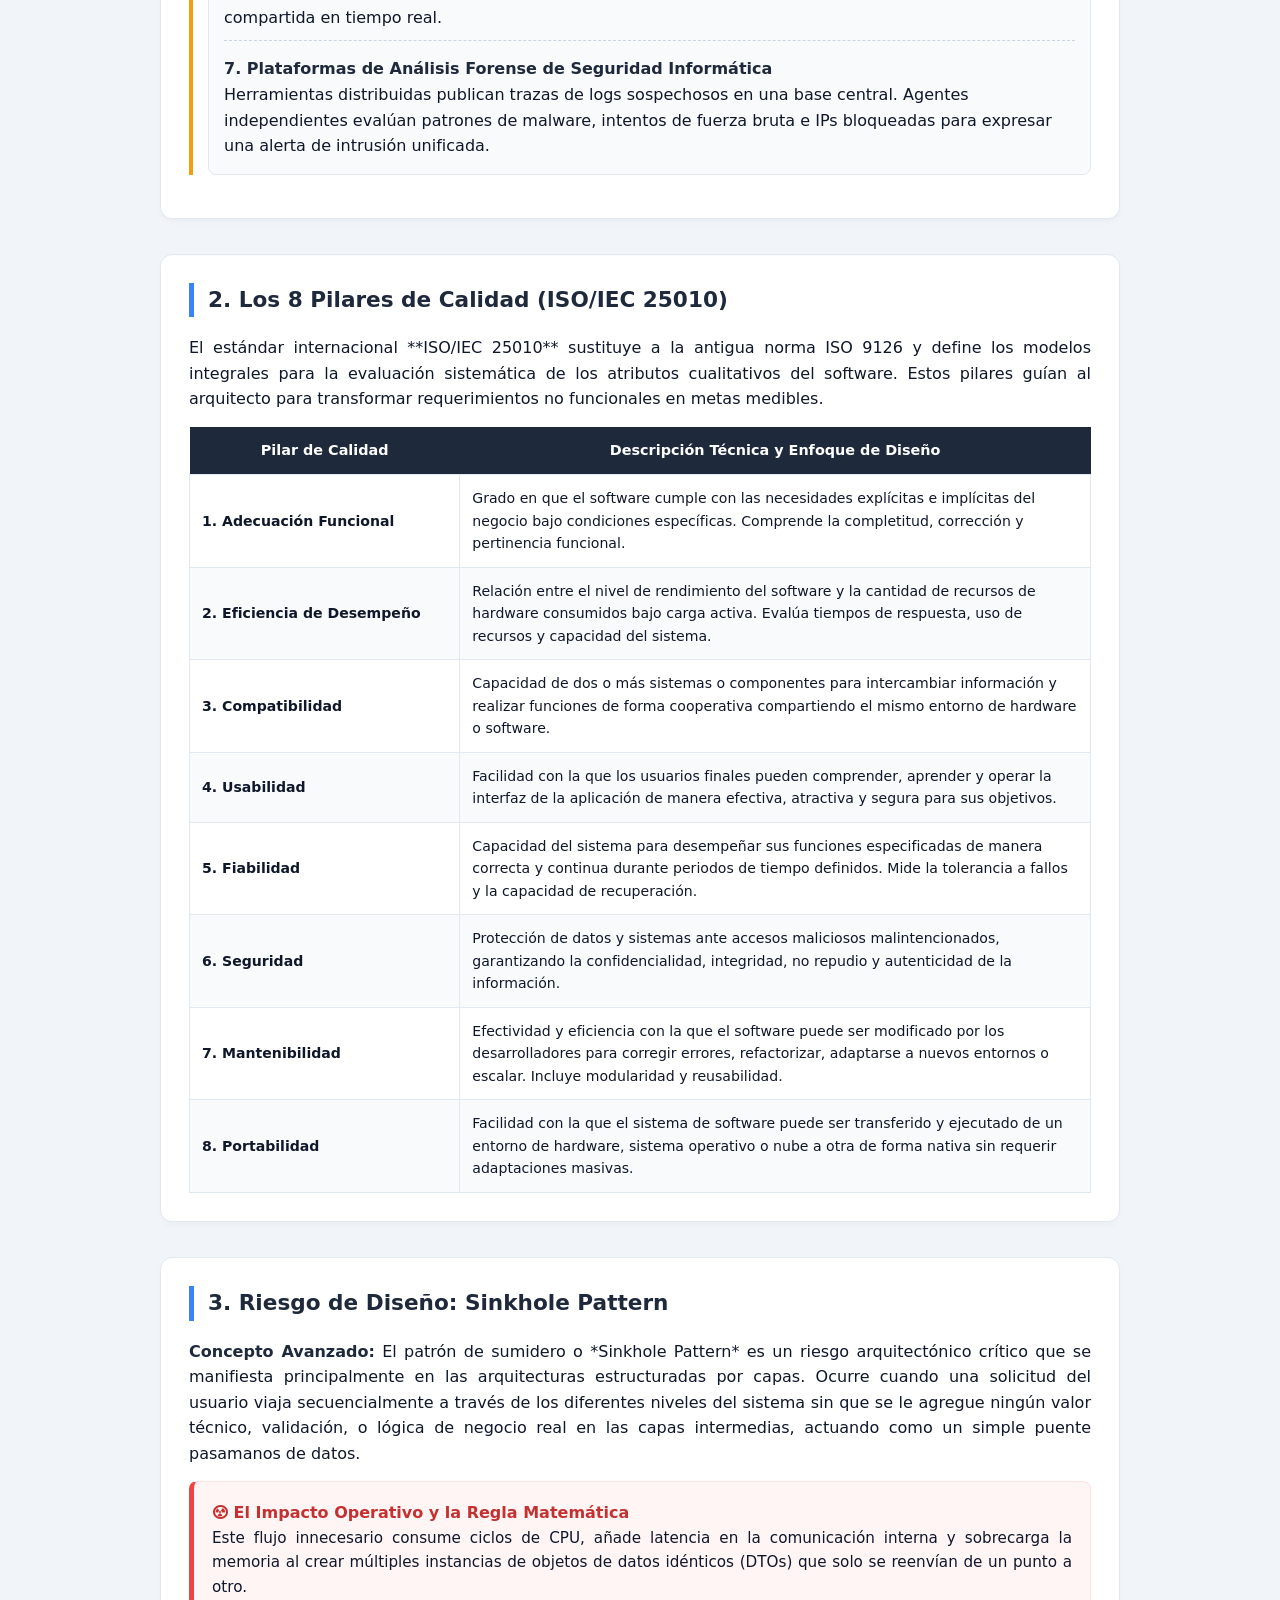
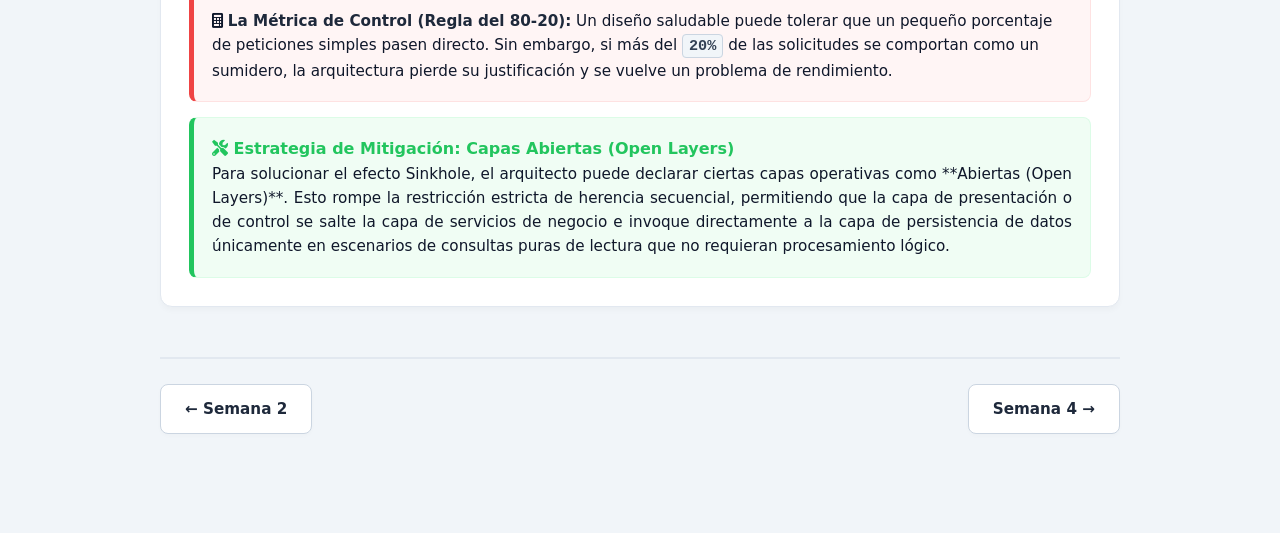
<file: semanas/semana3.html>
<!DOCTYPE html>
<html lang="es">
<head>
    <meta charset="UTF-8">
    <meta name="viewport" content="width=device-width, initial-scale=1.0">
    <title>Semana 3: Estilos Arquitectónicos y Calidad</title>
    <link rel="stylesheet" href="../styles.css">
    <link rel="stylesheet" href="https://cdnjs.cloudflare.com/ajax/libs/font-awesome/6.0.0/css/all.min.css">
    <style>
        /* Estilos específicos y refinados para enriquecer la Semana 3 */
        .ejemplos-container {
            margin-top: 15px;
            background-color: #f8fafc;
            padding: 15px;
            border-radius: 8px;
            border: 1px solid #e2e8f0;
        }
        .ejemplo-item {
            margin-bottom: 15px;
            padding-bottom: 10px;
            border-bottom: 1px dashed #cbd5e1;
        }
        .ejemplo-item:last-child {
            border-bottom: none;
            margin-bottom: 0;
            padding-bottom: 0;
        }
        .badge-tech {
            background-color: #1e3a8a;
            color: white;
            padding: 2px 6px;
            border-radius: 4px;
            font-size: 0.75rem;
            font-family: monospace;
        }
        
        /* Nuevos componentes para la integración de diapositivas */
        .intro-context {
            background: linear-gradient(135deg, #0f172a 0%, #1e293b 100%);
            color: #f8fafc;
            padding: 25px;
            border-radius: 10px;
            margin-bottom: 25px;
            border-left: 6px solid #10b981;
        }
        .grid-2 {
            display: grid;
            grid-template-columns: repeat(auto-fit, minmax(320px, 1fr));
            gap: 20px;
            margin: 15px 0;
        }
        .metric-card {
            background: #ffffff;
            border: 1px solid #e2e8f0;
            border-radius: 8px;
            padding: 15px;
            box-shadow: 0 2px 4px rgba(0,0,0,0.02);
        }
        .danger-alert {
            background: #fff5f5;
            border: 1px solid #fee2e2;
            border-left: 5px solid #ef4444;
            padding: 18px;
            border-radius: 8px;
            margin-top: 15px;
        }
        .solution-box {
            background: #f0fdf4;
            border: 1px solid #dcfce7;
            border-left: 5px solid #22c55e;
            padding: 18px;
            border-radius: 8px;
            margin-top: 15px;
        }
        .iso-table {
            width: 100%;
            border-collapse: collapse;
            margin-top: 15px;
        }
        .iso-table th {
            background: #1e293b;
            color: white;
            padding: 12px;
            font-size: 0.9rem;
        }
        .iso-table td {
            padding: 12px;
            border: 1px solid #e2e8f0;
            font-size: 0.88rem;
        }
        .iso-table tr:nth-child(even) {
            background: #f8fafc;
        }
        .math-badge {
            background: #f1f5f9;
            color: #334155;
            font-family: monospace;
            padding: 2px 6px;
            border-radius: 4px;
            font-weight: bold;
            border: 1px solid #cbd5e1;
        }
    </style>
</head>
<body>

    <nav class="navbar">
        <h1>Manual Técnico <span>|</span> Arquitectura de Software</h1>
        <a href="../index.html" class="nav-back-btn">← Volver al Inicio</a>
    </nav>

    <div class="main-container">
        
        <header class="semana-header">
            <h2>Semana 3</h2>
            <p>Estilos Estructurales de Software, Estándares de Calidad ISO/IEC 25010 y Riesgos de Diseño</p>
        </header>

        <section class="card">
            <div class="intro-context">
                <h3 style="color: #10b981; margin-top: 0;"><i class="fas fa-balance-scale"></i> El Núcleo del Diseño Arquitectónico</h3>
                <p style="margin-bottom: 0; font-size: 0.95rem; text-align: justify; line-height: 1.6;">
                    El diseño de arquitectura no consiste en elegir tecnologías al azar, sino en encontrar un **equilibrio óptimo entre agilidad y estructura**. Cada decisión estructural responde a la necesidad de mitigar riesgos técnicos, organizar el código para el crecimiento del equipo y garantizar que el producto de software pueda mantener sus niveles de calidad a lo largo del tiempo.
                </p>
            </div>
            
            <div class="grid-2">
                <div class="metric-card">
                    <h4 style="margin-top: 0; color: #1e3a8a;"><i class="fas fa-chart-line"></i> ¿Por qué adoptar un Estilo?</h4>
                    <p style="font-size: 0.9rem; margin-bottom: 0; text-align: justify;">
                        Un estilo de arquitectura provee un marco de trabajo abstracto que define cómo se estructuran las piezas de software, limitando las decisiones arbitrarias de los desarrolladores y permitiendo predecir el comportamiento del sistema bajo escenarios críticos de carga.
                    </p>
                </div>
                <div class="metric-card">
                    <h4 style="margin-top: 0; color: #0f766e;"><i class="fas fa-cogs"></i> Factores de Selección</h4>
                    <p style="font-size: 0.9rem; margin-bottom: 0; text-align: justify;">
                        La elección de un estilo sobre otro (por ejemplo, Capas vs. Microkernel) se justifica mediante la evaluación rigurosa de restricciones organizacionales, el tamaño del equipo, las necesidades operativas de la infraestructura y el presupuesto disponible.
                    </p>
                </div>
            </div>
        </section>

        <section class="card">
            <div class="card-title">1. Estilos de Arquitectura de Software y Ejemplos de Aplicación</div>
            <p style="margin-bottom: 20px; text-align: justify;">Los estilos arquitectónicos definen un patrón de organización estructural abstracta para los componentes de un sistema, estableciendo las reglas de comunicación y restricciones operativas entre ellos.</p>
            
            <div style="margin-bottom: 25px; border-left: 4px solid #3b82f6; padding-left: 15px;">
                <h3 style="color: #1d4ed8; font-size: 1.1rem; margin-bottom: 5px;">A. Arquitectura por Capas (Layered Architecture)</h3>
                <p style="font-size: 0.95rem; text-align: justify;">Aísla responsabilidades de manera secuencial (Presentación, Negocio, Datos). Cada nivel posee un rol restrictivo y cerrado por defecto, comunicándose únicamente con su capa inferior inmediata para maximizar el desacoplamiento.</p>
                
                <div class="ejemplos-container">
                    <h4 style="font-size: 0.9rem; color: #334155; margin-bottom: 10px;"><strong>5 Ejemplos de Software del Mundo Real:</strong></h4>
                    <div class="ejemplo-item">
                        <p><strong>1. Sistema Académico de Control de Notas (Yavirac)</strong> <span class="badge-tech">Python / Django</span><br>
                        La vista HTML/JS captura la petición del alumno; la lógica en los controladores procesa si cumple las condiciones de asistencia, y el ORM gestiona de forma segura el registro físico en PostgreSQL.</p>
                    </div>
                    <div class="ejemplo-item">
                        <p><strong>2. Aplicación de Banca Web Comercial</strong> <span class="badge-tech">Java / Spring Boot</span><br>
                        La interfaz bancaria (Capa Web UI) invoca servicios de transferencia que validan fondos y tokens (Capa de Negocio), antes de enviar la transacción al mainframe bancario (Capa de Datos).</p>
                    </div>
                    <div class="ejemplo-item">
                        <p><strong>3. Sistemas de Gestión de Contenido (WordPress)</strong> <span class="badge-tech">PHP</span><br>
                        El núcleo maneja plantillas visuales (Temas), lógica estructurada de procesamiento de posts (Core) y consultas parametrizadas hacia bases de datos relacionales MySQL.</p>
                    </div>
                    <div class="ejemplo-item">
                        <p><strong>4. Plataformas de Facturación Electrónica</strong> <span class="badge-tech">.NET Core</span><br>
                        La capa externa recibe los comprobantes XML, la capa intermedia aplica los esquemas de validación impositiva y firma digital legal, y la capa final almacena los históricos de auditoría.</p>
                    </div>
                    <div class="ejemplo-item">
                        <p><strong>5. Aplicaciones ERP Empresariales Básicas (Odoo)</strong> <span class="badge-tech">Python / JavaScript</span><br>
                        Separa estrictamente la interfaz de administración del inventario, los módulos lógicos de cálculo de costos de manufactura, y los esquemas de almacenamiento de datos contables.</p>
                    </div>
                </div>
            </div>

            <div style="margin-bottom: 25px; border-left: 4px solid #10b981; padding-left: 15px;">
                <h3 style="color: #047857; font-size: 1.1rem; margin-bottom: 5px;">B. Arquitectura Microkernel (Plug-in Architecture)</h3>
                <p style="font-size: 0.95rem; text-align: justify;">Consiste en un núcleo centralizado (kernel) que ejecuta únicamente las operaciones mínimas esenciales para que el sistema funcione, permitiendo añadir extensiones operativas independientes (plugins) de forma dinámica sin apagar ni recompilar el sistema central.</p>
                
                <div class="ejemplos-container">
                    <h4 style="font-size: 0.9rem; color: #334155; margin-bottom: 10px;"><strong>4 Ejemplos de Software del Mundo Real:</strong></h4>
                    <div class="ejemplo-item">
                        <p><strong>1. Visual Studio Code / IDEs de Desarrollo</strong> <span class="badge-tech">Electron / TS</span><br>
                        El kernel central provee únicamente el editor de texto básico y la gestión de archivos. Las funciones avanzadas (compiladores de Python, formateadores de Angular, linters) se inyectan como extensiones externas independientes.</p>
                    </div>
                    <div class="ejemplo-item">
                        <p><strong>2. Navegadores Web Modernos (Google Chrome)</strong> <span class="badge-tech">C++</span><br>
                        El núcleo renderiza código HTML elemental y gestiona hilos de pestañas. Las extensiones descargadas de la Web Store añaden lógica complementaria (bloqueadores de anuncios, billeteras cripto) sin alterar el navegador base.</p>
                    </div>
                    <div class="ejemplo-item">
                        <p><strong>3. Reproductores Multimedia (VLC Media Player)</strong> <span class="badge-tech">C</span><br>
                        El software central organiza las listas de reproducción y la ventana de video. Los codecs específicos de decodificación de audio y video (MP4, MKV, FLAC) funcionan como complementos de extensión acoplables.</p>
                    </div>
                    <div class="ejemplo-item">
                        <p><strong>4. Sistemas Operativos Monolíticos Flexibles (Linux Kernel)</strong> <span class="badge-tech">C</span><br>
                        El núcleo primario maneja memoria y CPU de forma pura. Los controladores de hardware específicos (tarjetas gráficas ASUS TUF, teclados, adaptadores de red WiFi) se cargan dinámicamente como módulos.</p>
                    </div>
                </div>
            </div>

            <div style="margin-bottom: 15px; border-left: 4px solid #f59e0b; padding-left: 15px;">
                <h3 style="color: #b45309; font-size: 1.1rem; margin-bottom: 5px;">C. Arquitectura de Pizarra (Blackboard Architecture)</h3>
                <p style="font-size: 0.95rem; text-align: justify;">Diseñada para problemas complejos donde no existe una estrategia algorítmica determinista conocida. Múltiples agentes de conocimiento independientes leen y escriben datos en un espacio de memoria compartido central (pizarra) para solucionar problemas de forma colaborativa.</p>
                
                <div class="ejemplos-container">
                    <h4 style="font-size: 0.9rem; color: #334155; margin-bottom: 10px;"><strong>7 Ejemplos de Software del Mundo Real:</strong></h4>
                    <div class="ejemplo-item">
                        <p><strong>1. Software de Reconocimiento de Voz Automatizado</strong><br>
                        Un agente analiza las frecuencias de audio aisladas, otro procesa los fonemas individuales, un tercer agente evalúa las reglas gramaticales y un orquestador final une todo en la pizarra para generar el texto final inteligible.</p>
                    </div>
                    <div class="ejemplo-item">
                        <p><strong>2. Sistemas de Inteligencia Artificial para Diagnósticos Médicos</strong><br>
                        Múltiples sub-algoritmos independientes especializados analizan de forma paralela la misma pizarra de datos clínicos del paciente (un agente revisa radiografías, otro el historial de laboratorio, otro los signos vitales) para consolidar un diagnóstico.</p>
                    </div>
                    <div class="ejemplo-item">
                        <p><strong>3. Sistemas de Control de Tráfico Aéreo</strong><br>
                        Agentes independientes recopilan constantemente datos distribuidos (radares de velocidad, sensores meteorológicos, rutas de vuelo programadas y niveles de combustible), publicándolos en una memoria compartida para calcular alertas de colisión.</p>
                    </div>
                    <div class="ejemplo-item">
                        <p><strong>4. Motores de Traducción de Lenguaje Natural Complejos</strong><br>
                        Divide el procesamiento textual en la pizarra a través de agentes dedicados a la traducción semántica estructural, validación de modismos culturales de la región y corrección ortográfica iterativa.</p>
                    </div>
                    <div class="ejemplo-item">
                        <p><strong>5. Compiladores Complejos y Avanzados de Optimización</strong><br>
                        El código fuente se almacena en la pizarra común mientras diferentes analizadores (léxico, sintáctico, semántico y optimizadores de registros de CPU) modifican progresivamente el árbol sintáctico abstracto sin depender directamente entre sí.</p>
                    </div>
                    <div class="ejemplo-item">
                        <p><strong>6. Sistemas Inteligentes de Conducción Autónoma (Vehículos Autónomos)</strong><br>
                        Los sensores LIDAR, las cámaras de video y los mapas GPS inyectan lecturas continuas en una pizarra central de la computadora interna. Agentes de frenado, aceleración y dirección leen esta información compartida en tiempo real.</p>
                    </div>
                    <div class="ejemplo-item">
                        <p><strong>7. Plataformas de Análisis Forense de Seguridad Informática</strong><br>
                        Herramientas distribuidas publican trazas de logs sospechosos en una base central. Agentes independientes evalúan patrones de malware, intentos de fuerza bruta e IPs bloqueadas para expresar una alerta de intrusión unificada.</p>
                    </div>
                </div>
            </div>
        </section>

        <section class="card">
            <div class="card-title">2. Los 8 Pilares de Calidad (ISO/IEC 25010)</div>
            <p style="margin-bottom: 15px; text-align: justify;">El estándar internacional **ISO/IEC 25010** sustituye a la antigua norma ISO 9126 y define los modelos integrales para la evaluación sistemática de los atributos cualitativos del software. Estos pilares guían al arquitecto para transformar requerimientos no funcionales en metas medibles.</p>
            
            <table class="iso-table">
                <thead>
                    <tr style="background-color: #1e293b; color: white; font-weight: bold;">
                        <th style="width: 30%;">Pilar de Calidad</th>
                        <th style="width: 70%;">Descripción Técnica y Enfoque de Diseño</th>
                    </tr>
                </thead>
                <tbody>
                    <tr>
                        <td><strong>1. Adecuación Funcional</strong></td>
                        <td>Grado en que el software cumple con las necesidades explícitas e implícitas del negocio bajo condiciones específicas. Comprende la completitud, corrección y pertinencia funcional.</td>
                    </tr>
                    <tr>
                        <td><strong>2. Eficiencia de Desempeño</strong></td>
                        <td>Relación entre el nivel de rendimiento del software y la cantidad de recursos de hardware consumidos bajo carga activa. Evalúa tiempos de respuesta, uso de recursos y capacidad del sistema.</td>
                    </tr>
                    <tr>
                        <td><strong>3. Compatibilidad</strong></td>
                        <td>Capacidad de dos o más sistemas o componentes para intercambiar información y realizar funciones de forma cooperativa compartiendo el mismo entorno de hardware o software.</td>
                    </tr>
                    <tr>
                        <td><strong>4. Usabilidad</strong></td>
                        <td>Facilidad con la que los usuarios finales pueden comprender, aprender y operar la interfaz de la aplicación de manera efectiva, atractiva y segura para sus objetivos.</td>
                    </tr>
                    <tr>
                        <td><strong>5. Fiabilidad</strong></td>
                        <td>Capacidad del sistema para desempeñar sus funciones especificadas de manera correcta y continua durante periodos de tiempo definidos. Mide la tolerancia a fallos y la capacidad de recuperación.</td>
                    </tr>
                    <tr>
                        <td><strong>6. Seguridad</strong></td>
                        <td>Protección de datos y sistemas ante accesos maliciosos malintencionados, garantizando la confidencialidad, integridad, no repudio y autenticidad de la información.</td>
                    </tr>
                    <tr>
                        <td><strong>7. Mantenibilidad</strong></td>
                        <td>Efectividad y eficiencia con la que el software puede ser modificado por los desarrolladores para corregir errores, refactorizar, adaptarse a nuevos entornos o escalar. Incluye modularidad y reusabilidad.</td>
                    </tr>
                    <tr>
                        <td><strong>8. Portabilidad</strong></td>
                        <td>Facilidad con la que el sistema de software puede ser transferido y ejecutado de un entorno de hardware, sistema operativo o nube a otra de forma nativa sin requerir adaptaciones masivas.</td>
                    </tr>
                </tbody>
            </table>
        </section>

        <section class="card">
            <div class="card-title">3. Riesgo de Diseño: Sinkhole Pattern</div>
            <p style="text-align: justify; margin-bottom: 15px;">
                <strong>Concepto Avanzado:</strong> El patrón de sumidero o *Sinkhole Pattern* es un riesgo arquitectónico crítico que se manifiesta principalmente en las arquitecturas estructuradas por capas. Ocurre cuando una solicitud del usuario viaja secuencialmente a través de los diferentes niveles del sistema sin que se le agregue ningún valor técnico, validación, o lógica de negocio real en las capas intermedias, actuando como un simple puente pasamanos de datos.
            </p>

            <div class="danger-alert">
                <h4 style="margin-top: 0; color: #c53030;"><i class="fas fa-radiation-alt"></i> El Impacto Operativo y la Regla Matemática</h4>
                <p style="font-size: 0.95rem; margin-bottom: 10px; text-align: justify;">
                    Este flujo innecesario consume ciclos de CPU, añade latencia en la comunicación interna y sobrecarga la memoria al crear múltiples instancias de objetos de datos idénticos (DTOs) que solo se reenvían de un punto a otro.
                </p>
                <p style="margin-bottom: 0; font-size: 0.95rem;">
                    <i class="fas fa-calculator"></i> <strong>La Métrica de Control (Regla del 80-20):</strong> Un diseño saludable puede tolerar que un pequeño porcentaje de peticiones simples pasen directo. Sin embargo, si más del <span class="math-badge">20%</span> de las solicitudes se comportan como un sumidero, la arquitectura pierde su justificación y se vuelve un problema de rendimiento.
                </p>
            </div>

            <div class="solution-box">
                <h4 style="margin-top: 0; color: #22c55e;"><i class="fas fa-tools"></i> Estrategia de Mitigación: Capas Abiertas (Open Layers)</h4>
                <p style="font-size: 0.95rem; margin-bottom: 0; text-align: justify;">
                    Para solucionar el efecto Sinkhole, el arquitecto puede declarar ciertas capas operativas como **Abiertas (Open Layers)**. Esto rompe la restricción estricta de herencia secuencial, permitiendo que la capa de presentación o de control se salte la capa de servicios de negocio e invoque directamente a la capa de persistencia de datos únicamente en escenarios de consultas puras de lectura que no requieran procesamiento lógico.
                </p>
            </div>
        </section>

        <div class="pagination-container">
            <a href="semana2.html" class="page-btn">← Semana 2</a>
            <a href="semana4.html" class="page-btn">Semana 4 →</a>
        </div>

    </div> 
</body>
</html>
</file>
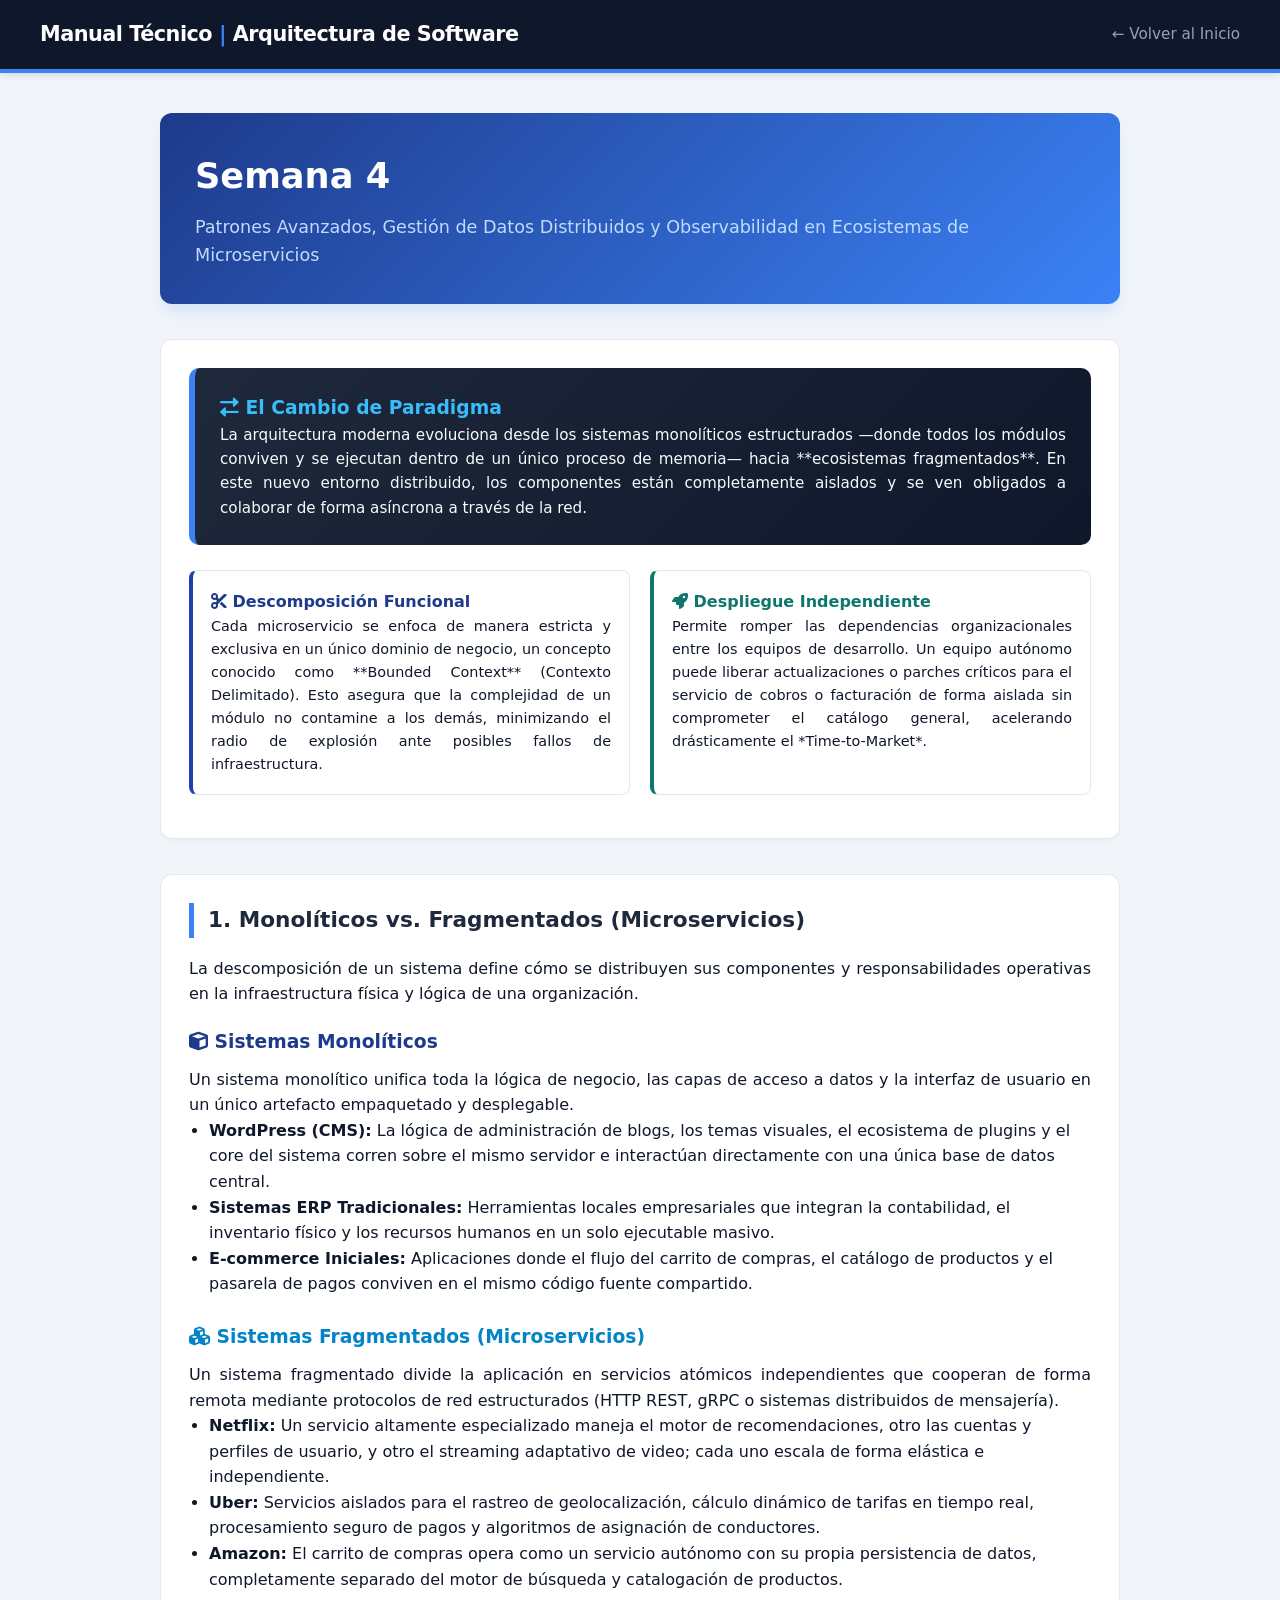
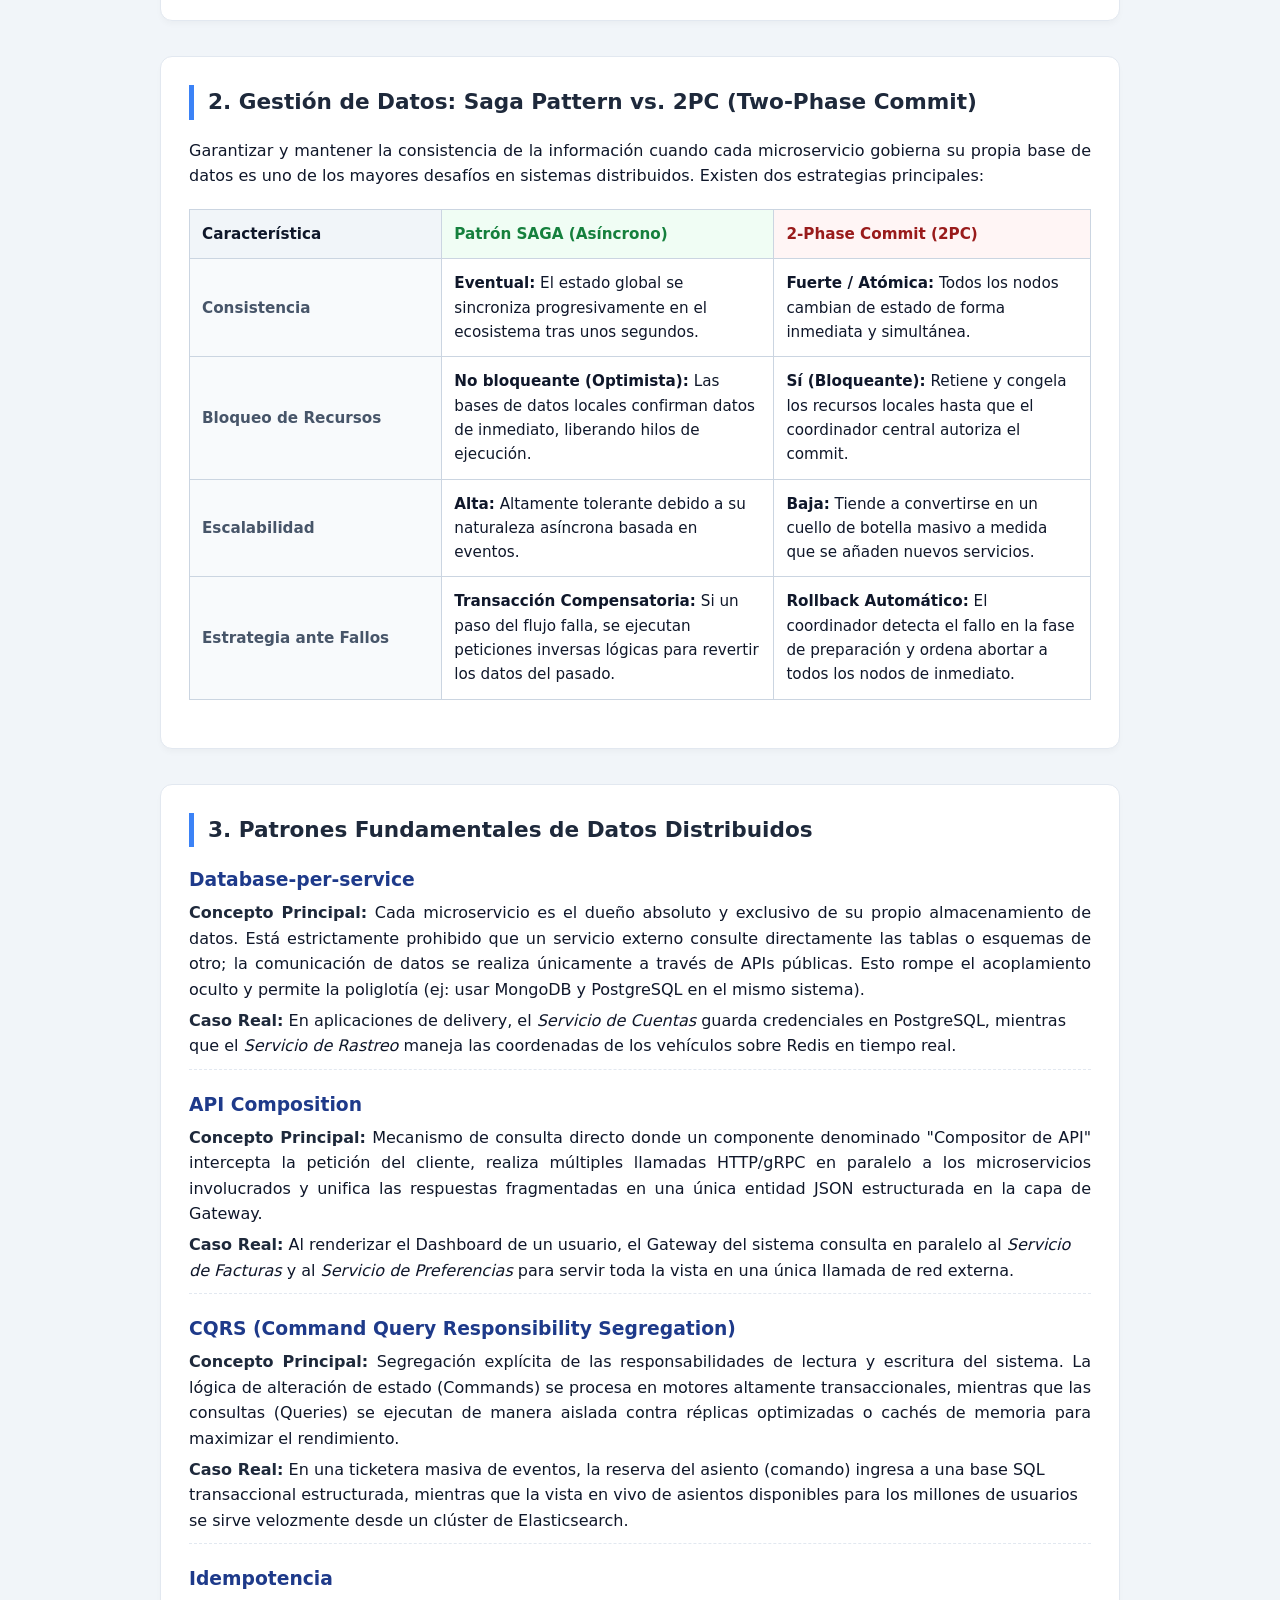
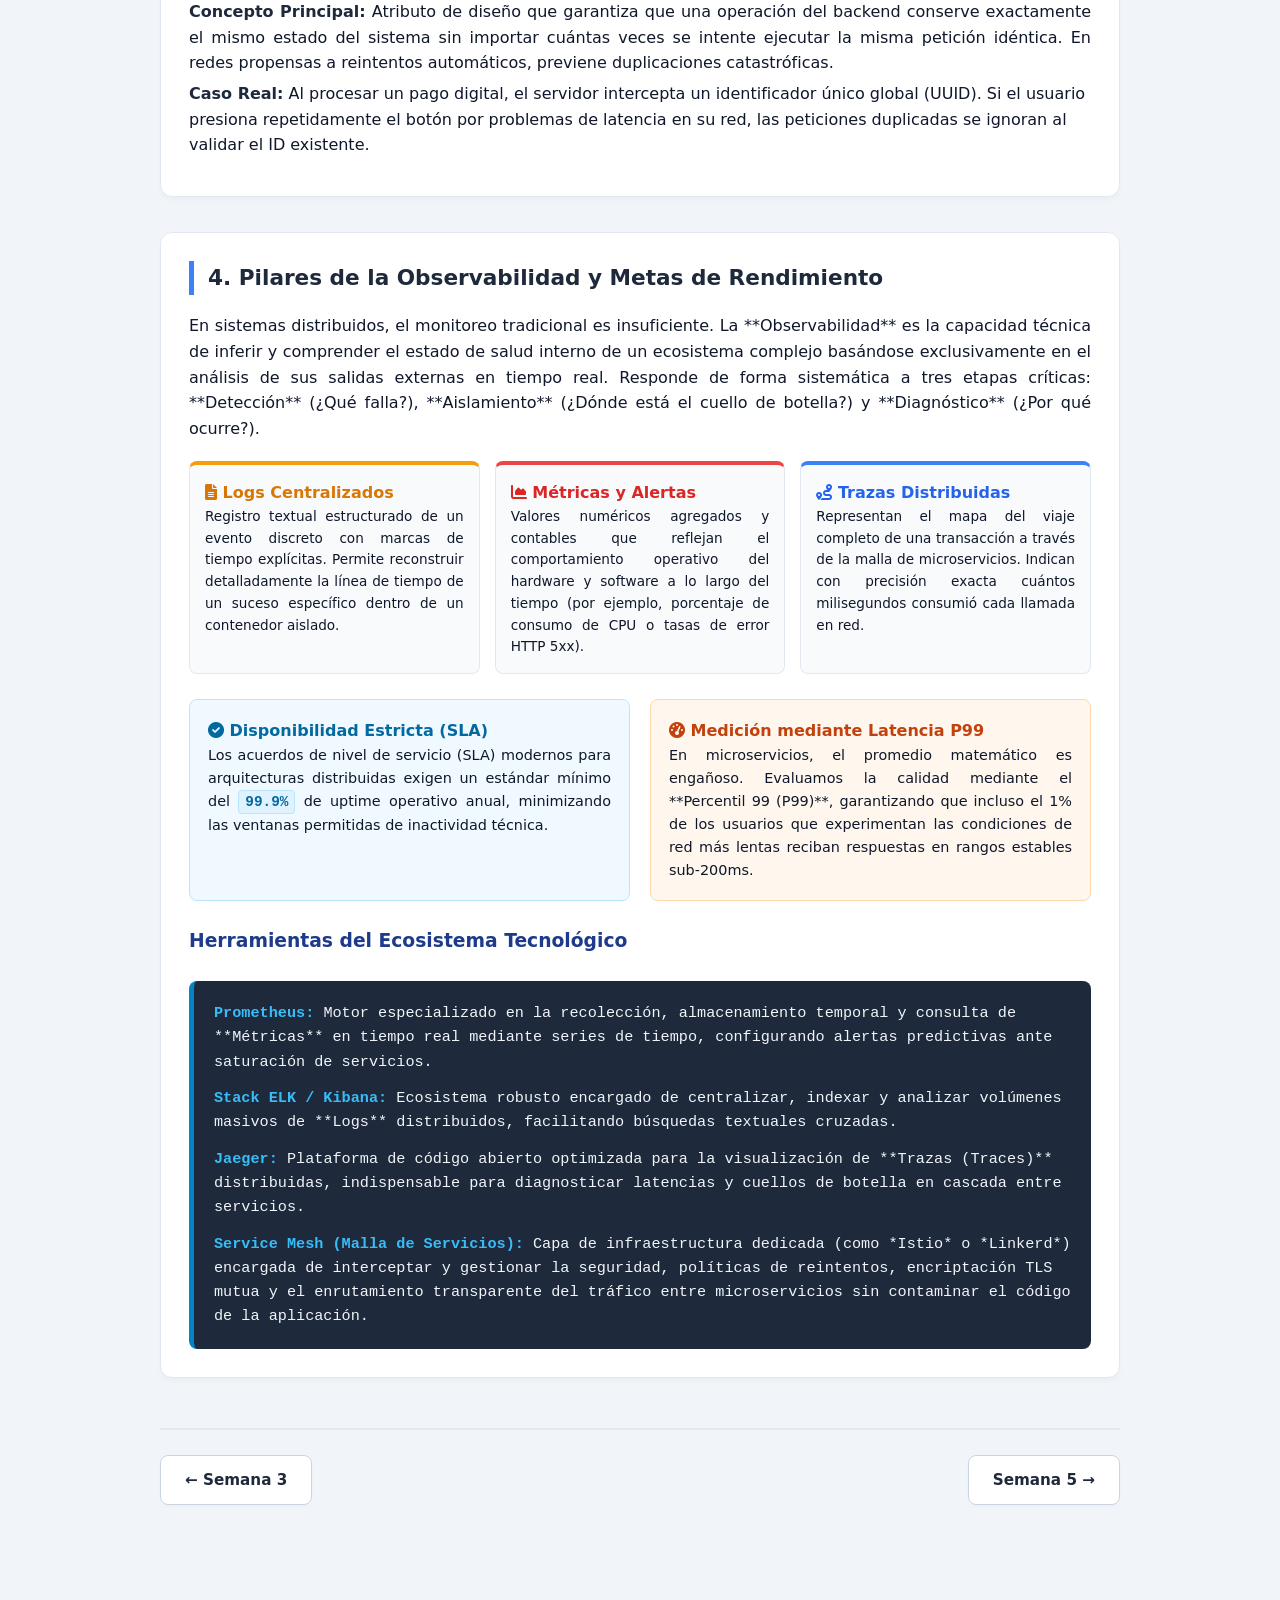
<file: semanas/semana4.html>
<!DOCTYPE html>
<html lang="es">
<head>
    <meta charset="UTF-8">
    <meta name="viewport" content="width=device-width, initial-scale=1.0">
    <title>Semana 4: Patrones y Datos en Microservicios</title>
    <link rel="stylesheet" href="../styles.css">
    <link rel="stylesheet" href="https://cdnjs.cloudflare.com/ajax/libs/font-awesome/6.0.0/css/all.min.css">
    <style>
        /* Componentes de diseño específicos para enriquecer la Semana 4 */
        .paradigm-shift-box {
            background: linear-gradient(135deg, #1e293b 0%, #0f172a 100%);
            color: #f8fafc;
            padding: 25px;
            border-radius: 10px;
            margin-bottom: 25px;
            border-left: 6px solid #3b82f6;
        }
        .grid-2 {
            display: grid;
            grid-template-columns: repeat(auto-fit, minmax(300px, 1fr));
            gap: 20px;
            margin: 15px 0;
        }
        .concept-card {
            background: #ffffff;
            border: 1px solid #e2e8f0;
            border-radius: 8px;
            padding: 18px;
            box-shadow: 0 2px 4px rgba(0,0,0,0.01);
        }
        .p99-badge {
            background: #ffedd5;
            color: #ea580c;
            font-family: monospace;
            padding: 3px 6px;
            border-radius: 4px;
            font-weight: bold;
            border: 1px solid #fed7aa;
        }
        .tech-pill {
            background: #0284c7;
            color: white;
            font-size: 0.75rem;
            padding: 2px 6px;
            border-radius: 4px;
            font-family: monospace;
            font-weight: normal;
        }
        .observability-grid {
            display: grid;
            grid-template-columns: repeat(auto-fit, minmax(250px, 1fr));
            gap: 15px;
            margin: 20px 0;
        }
        .obs-item {
            border: 1px solid #e2e8f0;
            border-radius: 8px;
            padding: 15px;
            background: #f8fafc;
        }
        .obs-item.logs { border-top: 4px solid #f59e0b; }
        .obs-item.metrics { border-top: 4px solid #ef4444; }
        .obs-item.traces { border-top: 4px solid #3b82f6; }
    </style>
</head>
<body>

    <nav class="navbar">
        <h1>Manual Técnico <span>|</span> Arquitectura de Software</h1>
        <a href="../index.html" class="nav-back-btn">← Volver al Inicio</a>
    </nav>

    <div class="main-container">
        
        <header class="semana-header">
            <h2>Semana 4</h2>
            <p>Patrones Avanzados, Gestión de Datos Distribuidos y Observabilidad en Ecosistemas de Microservicios</p>
        </header>

        <section class="card">
            <div class="paradigm-shift-box">
                <h3 style="color: #38bdf8; margin-top: 0;"><i class="fas fa-exchange-alt"></i> El Cambio de Paradigma</h3>
                <p style="margin-bottom: 0; font-size: 0.95rem; text-align: justify; line-height: 1.6;">
                    La arquitectura moderna evoluciona desde los sistemas monolíticos estructurados —donde todos los módulos conviven y se ejecutan dentro de un único proceso de memoria— hacia **ecosistemas fragmentados**. En este nuevo entorno distribuido, los componentes están completamente aislados y se ven obligados a colaborar de forma asíncrona a través de la red.
                </p>
            </div>

            <div class="grid-2">
                <div class="concept-card" style="border-left: 4px solid #1e40af;">
                    <h4 style="margin-top: 0; color: #1e3a8a;"><i class="fas fa-scissors"></i> Descomposición Funcional</h4>
                    <p style="font-size: 0.9rem; margin-bottom: 0; text-align: justify;">
                        Cada microservicio se enfoca de manera estricta y exclusiva en un único dominio de negocio, un concepto conocido como **Bounded Context** (Contexto Delimitado). Esto asegura que la complejidad de un módulo no contamine a los demás, minimizando el radio de explosión ante posibles fallos de infraestructura.
                    </p>
                </div>
                <div class="concept-card" style="border-left: 4px solid #0f766e;">
                    <h4 style="margin-top: 0; color: #0f766e;"><i class="fas fa-rocket"></i> Despliegue Independiente</h4>
                    <p style="font-size: 0.9rem; margin-bottom: 0; text-align: justify;">
                        Permite romper las dependencias organizacionales entre los equipos de desarrollo. Un equipo autónomo puede liberar actualizaciones o parches críticos para el servicio de cobros o facturación de forma aislada sin comprometer el catálogo general, acelerando drásticamente el *Time-to-Market*.
                    </p>
                </div>
            </div>
        </section>

        <section class="card">
            <div class="card-title">1. Monolíticos vs. Fragmentados (Microservicios)</div>
            <p style="margin-bottom: 20px; text-align: justify;">La descomposición de un sistema define cómo se distribuyen sus componentes y responsabilidades operativas en la infraestructura física y lógica de una organización.</p>
            
            <h3 style="color: #1e3a8a; margin-bottom: 10px;"><i class="fas fa-cube"></i> Sistemas Monolíticos</h3>
            <p style="text-align: justify;">Un sistema monolítico unifica toda la lógica de negocio, las capas de acceso a datos y la interfaz de usuario en un único artefacto empaquetado y desplegable.</p>
            <ul style="margin-left: 20px; margin-bottom: 25px; line-height: 1.6;">
                <li><strong>WordPress (CMS):</strong> La lógica de administración de blogs, los temas visuales, el ecosistema de plugins y el core del sistema corren sobre el mismo servidor e interactúan directamente con una única base de datos central.</li>
                <li><strong>Sistemas ERP Tradicionales:</strong> Herramientas locales empresariales que integran la contabilidad, el inventario físico y los recursos humanos en un solo ejecutable masivo.</li>
                <li><strong>E-commerce Iniciales:</strong> Aplicaciones donde el flujo del carrito de compras, el catálogo de productos y el pasarela de pagos conviven en el mismo código fuente compartido.</li>
            </ul>

            <h3 style="color: #0284c7; margin-bottom: 10px;"><i class="fas fa-cubes"></i> Sistemas Fragmentados (Microservicios)</h3>
            <p style="text-align: justify;">Un sistema fragmentado divide la aplicación en servicios atómicos independientes que cooperan de forma remota mediante protocolos de red estructurados (HTTP REST, gRPC o sistemas distribuidos de mensajería).</p>
            <ul style="margin-left: 20px; line-height: 1.6;">
                <li><strong>Netflix:</strong> Un servicio altamente especializado maneja el motor de recomendaciones, otro las cuentas y perfiles de usuario, y otro el streaming adaptativo de video; cada uno escala de forma elástica e independiente.</li>
                <li><strong>Uber:</strong> Servicios aislados para el rastreo de geolocalización, cálculo dinámico de tarifas en tiempo real, procesamiento seguro de pagos y algoritmos de asignación de conductores.</li>
                <li><strong>Amazon:</strong> El carrito de compras opera como un servicio autónomo con su propia persistencia de datos, completamente separado del motor de búsqueda y catalogación de productos.</li>
            </ul>
        </section>

        <section class="card">
            <div class="card-title">2. Gestión de Datos: Saga Pattern vs. 2PC (Two-Phase Commit)</div>
            <p style="margin-bottom: 15px; text-align: justify;">Garantizar y mantener la consistencia de la información cuando cada microservicio gobierna su propia base de datos es uno de los mayores desafíos en sistemas distribuidos. Existen dos estrategias principales:</p>
            
            <table class="meta-table" style="width: 100%; border-collapse: collapse; text-align: left;">
                <thead>
                    <tr style="background-color: #f1f5f9; font-weight: bold;">
                        <td style="padding: 12px; border: 1px solid #cbd5e1;">Característica</td>
                        <td style="padding: 12px; border: 1px solid #cbd5e1; background-color: #f0fdf4; color: #15803d;">Patrón SAGA (Asíncrono)</td>
                        <td style="padding: 12px; border: 1px solid #cbd5e1; background-color: #fff5f5; color: #991b1b;">2-Phase Commit (2PC)</td>
                    </tr>
                </thead>
                <tbody>
                    <tr>
                        <td class="label" style="padding: 12px; border: 1px solid #cbd5e1;"><strong>Consistencia</strong></td>
                        <td style="padding: 12px; border: 1px solid #cbd5e1;"><strong>Eventual:</strong> El estado global se sincroniza progresivamente en el ecosistema tras unos segundos.</td>
                        <td style="padding: 12px; border: 1px solid #cbd5e1;"><strong>Fuerte / Atómica:</strong> Todos los nodos cambian de estado de forma inmediata y simultánea.</td>
                    </tr>
                    <tr>
                        <td class="label" style="padding: 12px; border: 1px solid #cbd5e1;"><strong>Bloqueo de Recursos</strong></td>
                        <td style="padding: 12px; border: 1px solid #cbd5e1;"><strong>No bloqueante (Optimista):</strong> Las bases de datos locales confirman datos de inmediato, liberando hilos de ejecución.</td>
                        <td style="padding: 12px; border: 1px solid #cbd5e1;"><strong>Sí (Bloqueante):</strong> Retiene y congela los recursos locales hasta que el coordinador central autoriza el commit.</td>
                    </tr>
                    <tr>
                        <td class="label" style="padding: 12px; border: 1px solid #cbd5e1;"><strong>Escalabilidad</strong></td>
                        <td style="padding: 12px; border: 1px solid #cbd5e1;"><strong>Alta:</strong> Altamente tolerante debido a su naturaleza asíncrona basada en eventos.</td>
                        <td style="padding: 12px; border: 1px solid #cbd5e1;"><strong>Baja:</strong> Tiende a convertirse en un cuello de botella masivo a medida que se añaden nuevos servicios.</td>
                    </tr>
                    <tr>
                        <td class="label" style="padding: 12px; border: 1px solid #cbd5e1;"><strong>Estrategia ante Fallos</strong></td>
                        <td style="padding: 12px; border: 1px solid #cbd5e1;"><strong>Transacción Compensatoria:</strong> Si un paso del flujo falla, se ejecutan peticiones inversas lógicas para revertir los datos del pasado.</td>
                        <td style="padding: 12px; border: 1px solid #cbd5e1;"><strong>Rollback Automático:</strong> El coordinador detecta el fallo en la fase de preparación y ordena abortar a todos los nodos de inmediato.</td>
                    </tr>
                </tbody>
            </table>
        </section>

        <section class="card">
            <div class="card-title">3. Patrones Fundamentales de Datos Distribuidos</div>
            
            <div style="margin-bottom: 20px; padding-bottom: 10px; border-bottom: 1px dashed #e2e8f0;">
                <h3 style="color: #1e3a8a; margin-bottom: 5px;">Database-per-service</h3>
                <p style="text-align: justify; margin-bottom: 5px;"><strong>Concepto Principal:</strong> Cada microservicio es el dueño absoluto y exclusivo de su propio almacenamiento de datos. Está estrictamente prohibido que un servicio externo consulte directamente las tablas o esquemas de otro; la comunicación de datos se realiza únicamente a través de APIs públicas. Esto rompe el acoplamiento oculto y permite la poliglotía (ej: usar MongoDB y PostgreSQL en el mismo sistema).</p>
                <p><strong>Caso Real:</strong> En aplicaciones de delivery, el <i>Servicio de Cuentas</i> guarda credenciales en PostgreSQL, mientras que el <i>Servicio de Rastreo</i> maneja las coordenadas de los vehículos sobre Redis en tiempo real.</p>
            </div>

            <div style="margin-bottom: 20px; padding-bottom: 10px; border-bottom: 1px dashed #e2e8f0;">
                <h3 style="color: #1e3a8a; margin-top: 15px; margin-bottom: 5px;">API Composition</h3>
                <p style="text-align: justify; margin-bottom: 5px;"><strong>Concepto Principal:</strong> Mecanismo de consulta directo donde un componente denominado "Compositor de API" intercepta la petición del cliente, realiza múltiples llamadas HTTP/gRPC en paralelo a los microservicios involucrados y unifica las respuestas fragmentadas en una única entidad JSON estructurada en la capa de Gateway.</p>
                <p><strong>Caso Real:</strong> Al renderizar el Dashboard de un usuario, el Gateway del sistema consulta en paralelo al <i>Servicio de Facturas</i> y al <i>Servicio de Preferencias</i> para servir toda la vista en una única llamada de red externa.</p>
            </div>

            <div style="margin-bottom: 20px; padding-bottom: 10px; border-bottom: 1px dashed #e2e8f0;">
                <h3 style="color: #1e3a8a; margin-top: 15px; margin-bottom: 5px;">CQRS (Command Query Responsibility Segregation)</h3>
                <p style="text-align: justify; margin-bottom: 5px;"><strong>Concepto Principal:</strong> Segregación explícita de las responsabilidades de lectura y escritura del sistema. La lógica de alteración de estado (Commands) se procesa en motores altamente transaccionales, mientras que las consultas (Queries) se ejecutan de manera aislada contra réplicas optimizadas o cachés de memoria para maximizar el rendimiento.</p>
                <p><strong>Caso Real:</strong> En una ticketera masiva de eventos, la reserva del asiento (comando) ingresa a una base SQL transaccional estructurada, mientras que la vista en vivo de asientos disponibles para los millones de usuarios se sirve velozmente desde un clúster de Elasticsearch.</p>
            </div>

            <div style="margin-bottom: 10px;">
                <h3 style="color: #1e3a8a; margin-top: 15px; margin-bottom: 5px;">Idempotencia</h3>
                <p style="text-align: justify; margin-bottom: 5px;"><strong>Concepto Principal:</strong> Atributo de diseño que garantiza que una operación del backend conserve exactamente el mismo estado del sistema sin importar cuántas veces se intente ejecutar la misma petición idéntica. En redes propensas a reintentos automáticos, previene duplicaciones catastróficas.</p>
                <p><strong>Caso Real:</strong> Al procesar un pago digital, el servidor intercepta un identificador único global (UUID). Si el usuario presiona repetidamente el botón por problemas de latencia en su red, las peticiones duplicadas se ignoran al validar el ID existente.</p>
            </div>
        </section>

        <section class="card">
            <div class="card-title">4. Pilares de la Observabilidad y Metas de Rendimiento</div>
            <p style="margin-bottom: 15px; text-align: justify;">
                En sistemas distribuidos, el monitoreo tradicional es insuficiente. La **Observabilidad** es la capacidad técnica de inferir y comprender el estado de salud interno de un ecosistema complejo basándose exclusivamente en el análisis de sus salidas externas en tiempo real. Responde de forma sistemática a tres etapas críticas: **Detección** (¿Qué falla?), **Aislamiento** (¿Dónde está el cuello de botella?) y **Diagnóstico** (¿Por qué ocurre?).
            </p>

            <div class="observability-grid">
                <div class="obs-item logs">
                    <h4 style="margin-top:0; color:#d97706;"><i class="fas fa-file-alt"></i> Logs Centralizados</h4>
                    <p style="font-size:0.85rem; margin-bottom:0; text-align:justify;">
                        Registro textual estructurado de un evento discreto con marcas de tiempo explícitas. Permite reconstruir detalladamente la línea de tiempo de un suceso específico dentro de un contenedor aislado.
                    </p>
                </div>
                <div class="obs-item metrics">
                    <h4 style="margin-top:0; color:#dc2626;"><i class="fas fa-chart-area"></i> Métricas y Alertas</h4>
                    <p style="font-size:0.85rem; margin-bottom:0; text-align:justify;">
                        Valores numéricos agregados y contables que reflejan el comportamiento operativo del hardware y software a lo largo del tiempo (por ejemplo, porcentaje de consumo de CPU o tasas de error HTTP 5xx).
                    </p>
                </div>
                <div class="obs-item traces">
                    <h4 style="margin-top:0; color:#2563eb;"><i class="fas fa-route"></i> Trazas Distribuidas</h4>
                    <p style="font-size:0.85rem; margin-bottom:0; text-align:justify;">
                        Representan el mapa del viaje completo de una transacción a través de la malla de microservicios. Indican con precisión exacta cuántos milisegundos consumió cada llamada en red.
                    </p>
                </div>
            </div>

            <div class="grid-2" style="margin-top: 25px;">
                <div class="concept-card" style="background-color: #f0f9ff; border: 1px solid #bae6fd;">
                    <h4 style="margin-top: 0; color: #0369a1;"><i class="fas fa-check-circle"></i> Disponibilidad Estricta (SLA)</h4>
                    <p style="font-size: 0.9rem; margin-bottom: 0; text-align: justify;">
                        Los acuerdos de nivel de servicio (SLA) modernos para arquitecturas distribuidas exigen un estándar mínimo del <span class="p99-badge" style="background:#e0f2fe; color:#0369a1; border-color:#bae6fd;">99.9%</span> de uptime operativo anual, minimizando las ventanas permitidas de inactividad técnica.
                    </p>
                </div>
                <div class="concept-card" style="background-color: #fff7ed; border: 1px solid #fed7aa;">
                    <h4 style="margin-top: 0; color: #c2410c;"><i class="fas fa-tachometer-alt"></i> Medición mediante Latencia P99</h4>
                    <p style="font-size: 0.9rem; margin-bottom: 0; text-align: justify;">
                        En microservicios, el promedio matemático es engañoso. Evaluamos la calidad mediante el **Percentil 99 (P99)**, garantizando que incluso el 1% de los usuarios que experimentan las condiciones de red más lentas reciban respuestas en rangos estables sub-200ms.
                    </p>
                </div>
            </div>

            <h3 style="color: #1e3a8a; margin-top: 25px; margin-bottom: 10px;">Herramientas del Ecosistema Tecnológico</h3>
            <div class="adr-box" style="border-left: 5px solid #0284c7; background-color: #1e293b; color: #f1f5f9; padding: 20px; border-radius: 8px;">
                <p style="margin-bottom: 12px;"><strong style="color: #38bdf8;">Prometheus:</strong> Motor especializado en la recolección, almacenamiento temporal y consulta de **Métricas** en tiempo real mediante series de tiempo, configurando alertas predictivas ante saturación de servicios.</p>
                <p style="margin-bottom: 12px;"><strong style="color: #38bdf8;">Stack ELK / Kibana:</strong> Ecosistema robusto encargado de centralizar, indexar y analizar volúmenes masivos de **Logs** distribuidos, facilitando búsquedas textuales cruzadas.</p>
                <p style="margin-bottom: 12px;"><strong style="color: #38bdf8;">Jaeger:</strong> Plataforma de código abierto optimizada para la visualización de **Trazas (Traces)** distribuidas, indispensable para diagnosticar latencias y cuellos de botella en cascada entre servicios.</p>
                <p style="margin-bottom: 0;"><strong style="color: #38bdf8;">Service Mesh (Malla de Servicios):</strong> Capa de infraestructura dedicada (como *Istio* o *Linkerd*) encargada de interceptar y gestionar la seguridad, políticas de reintentos, encriptación TLS mutua y el enrutamiento transparente del tráfico entre microservicios sin contaminar el código de la aplicación.</p>
            </div>
        </section>

        <div class="pagination-container">
            <a href="semana3.html" class="page-btn">← Semana 3</a>
            <a href="semana5.html" class="page-btn">Semana 5 →</a>
        </div>

    </div> 
</body>
</html>
</file>
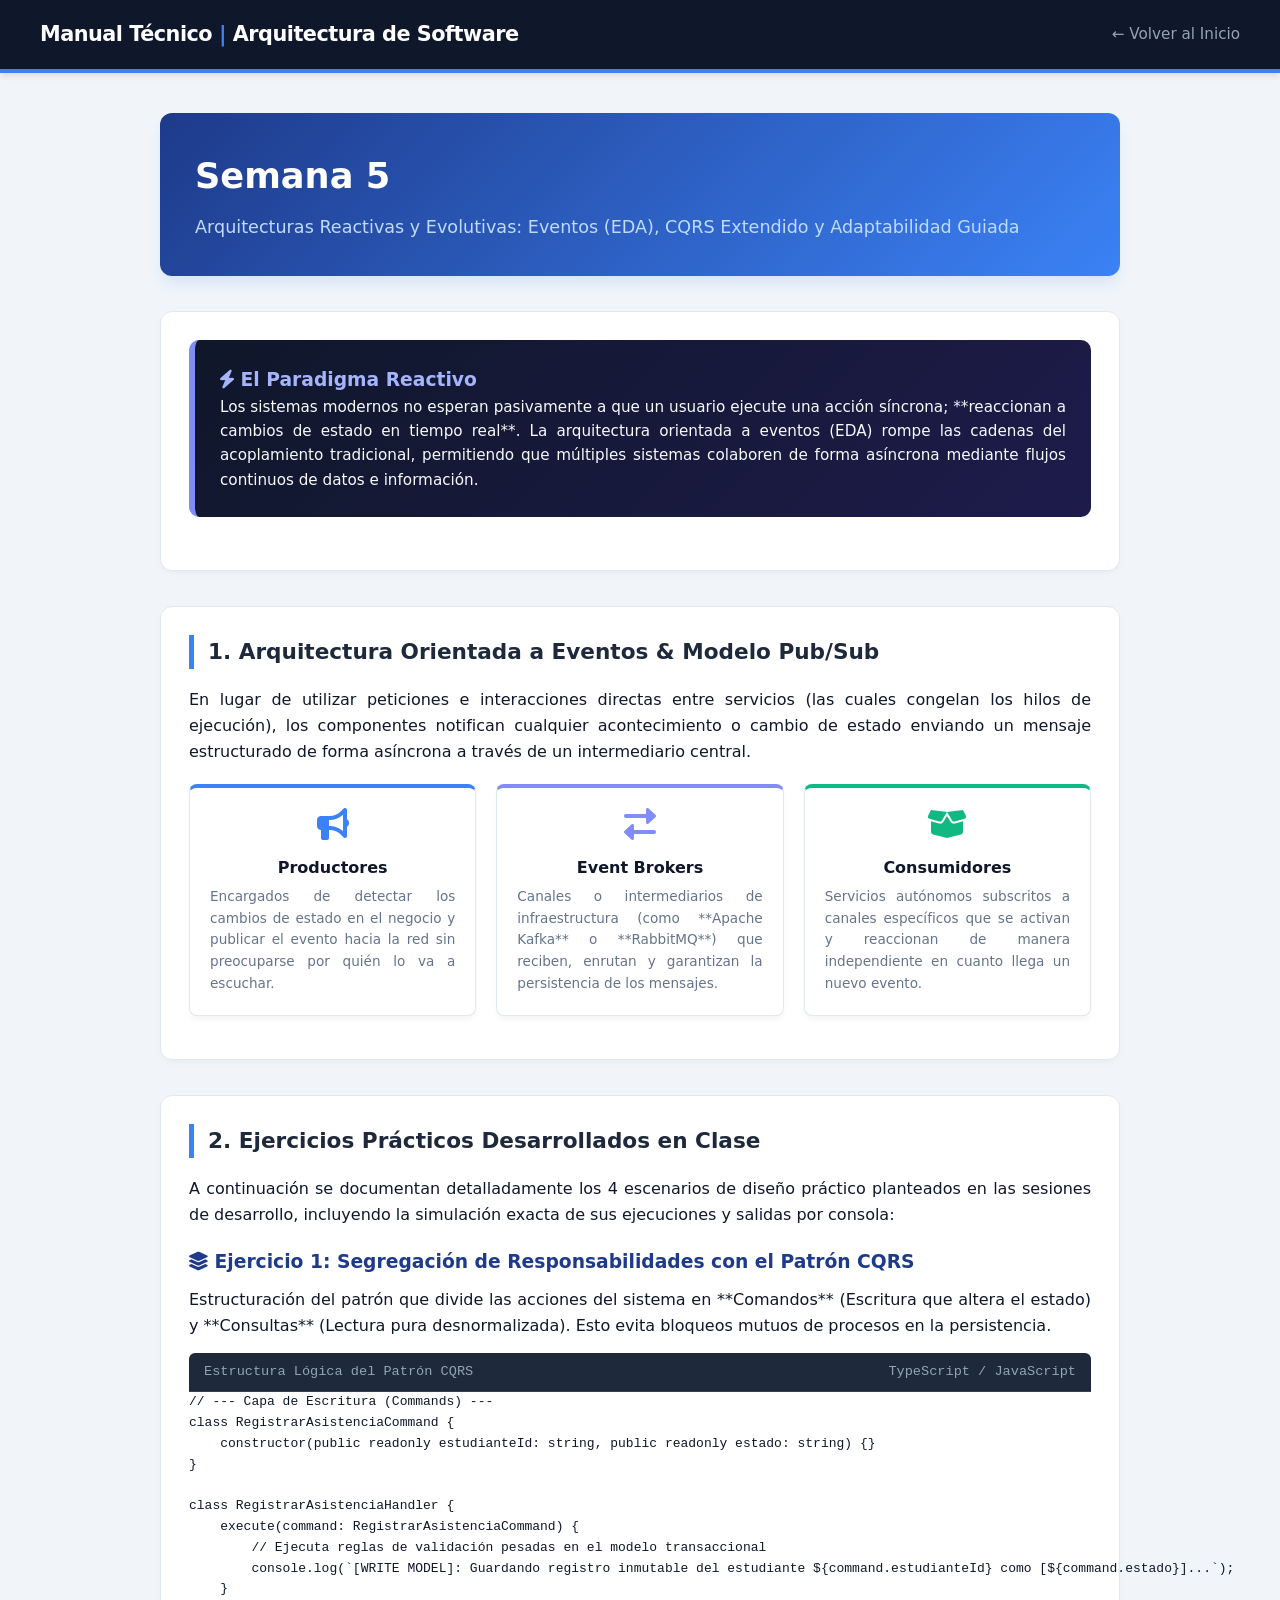
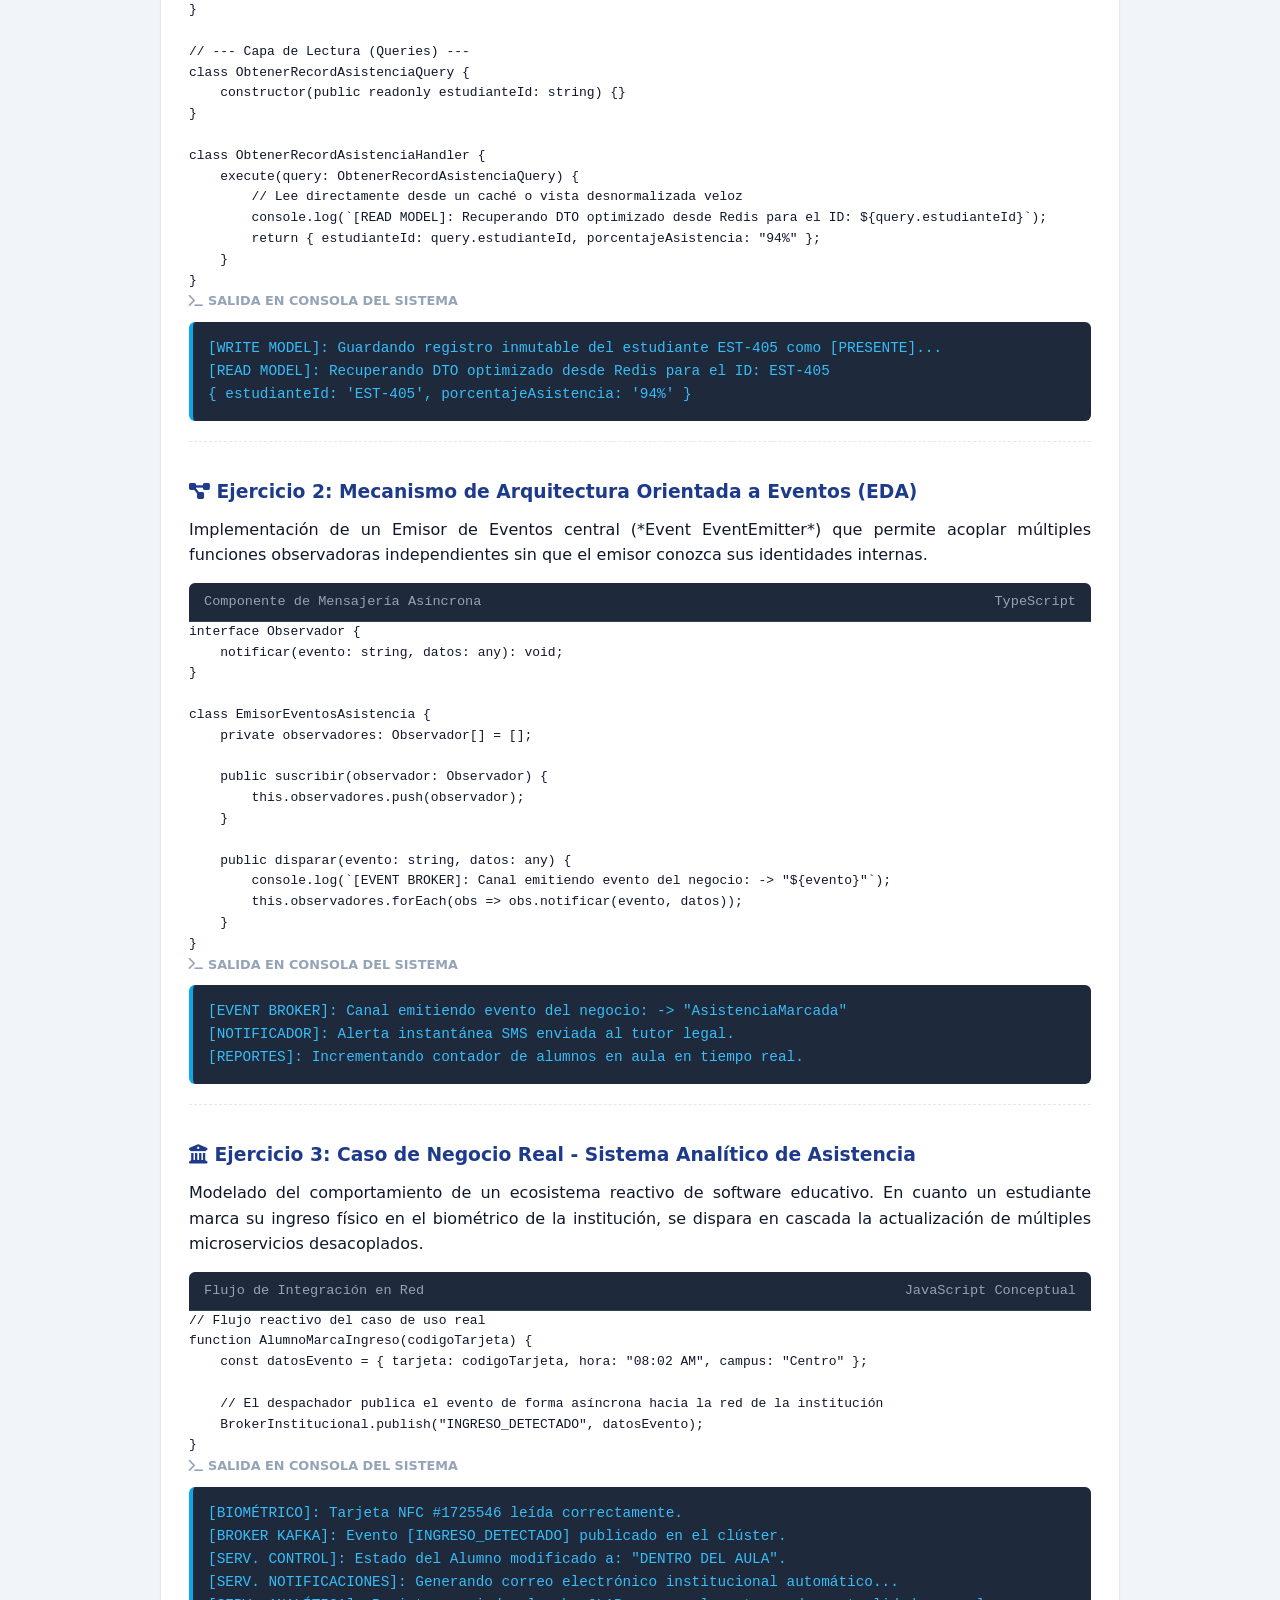
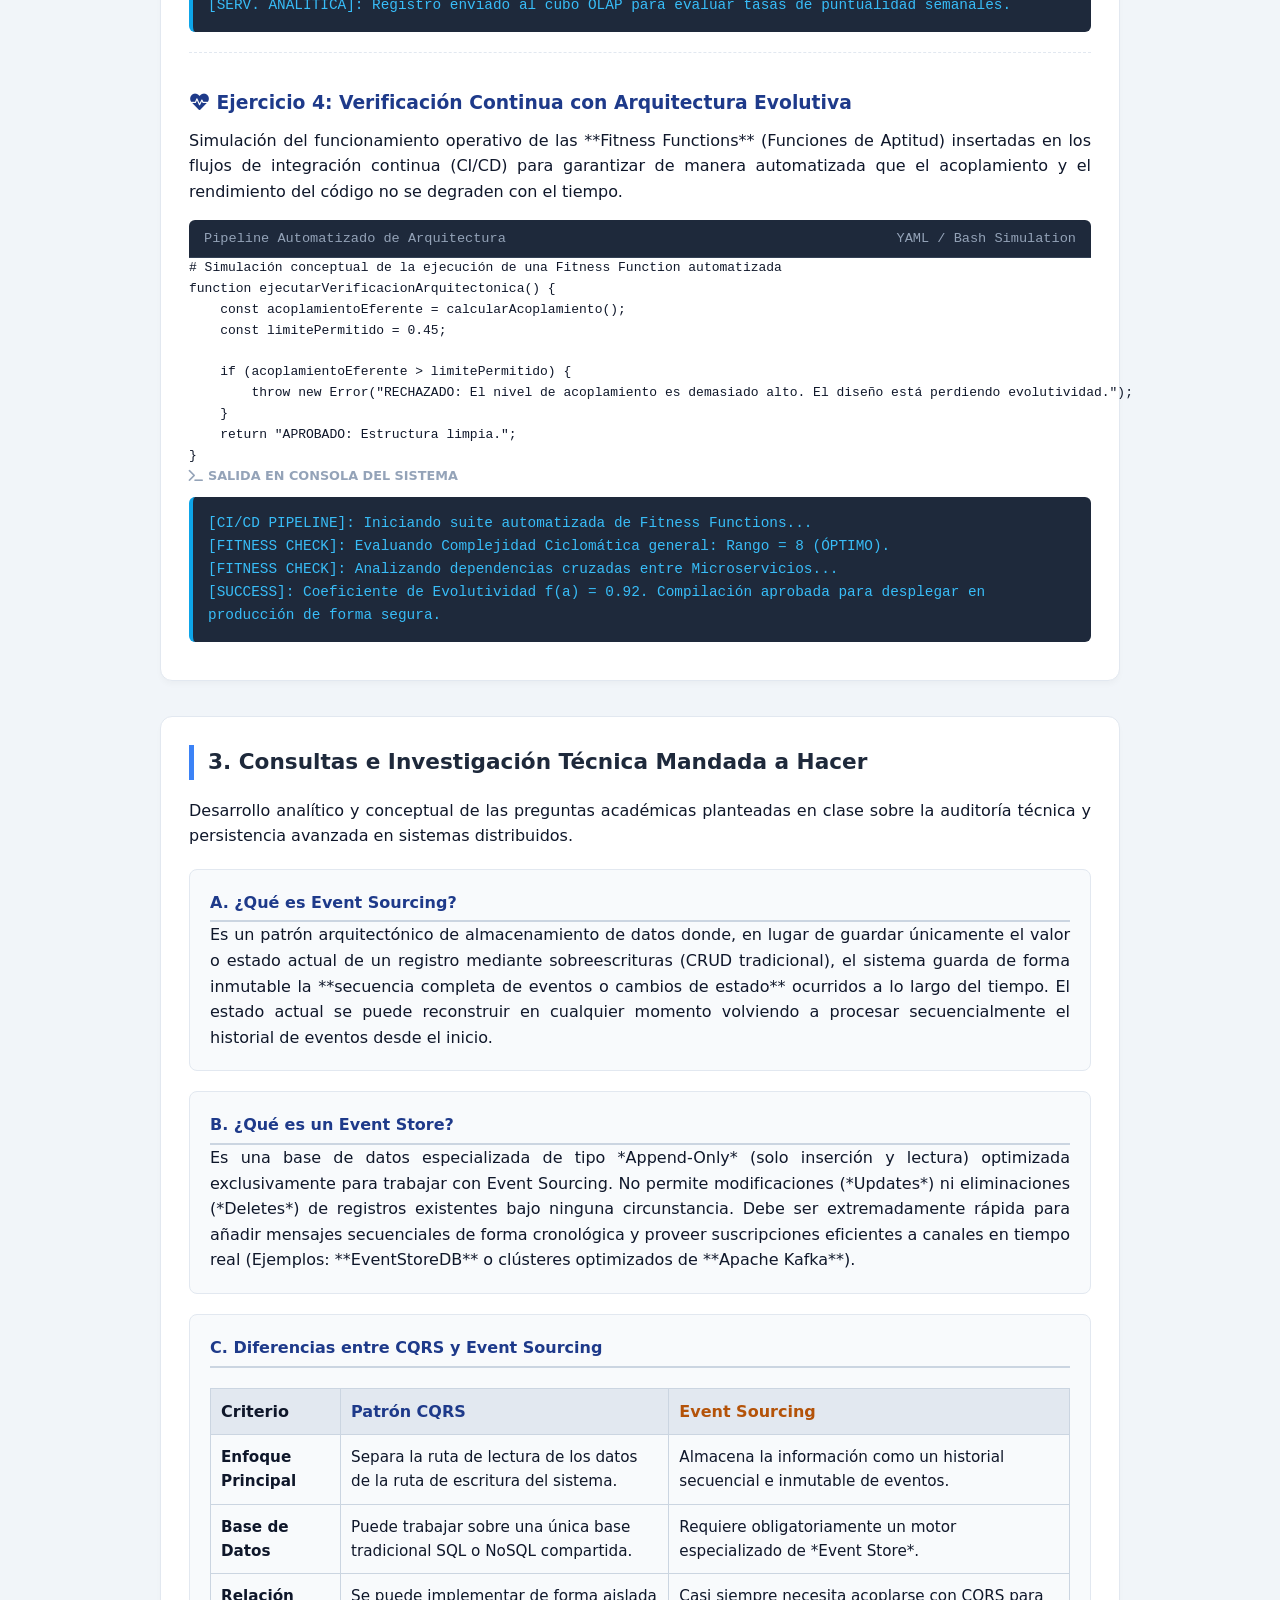
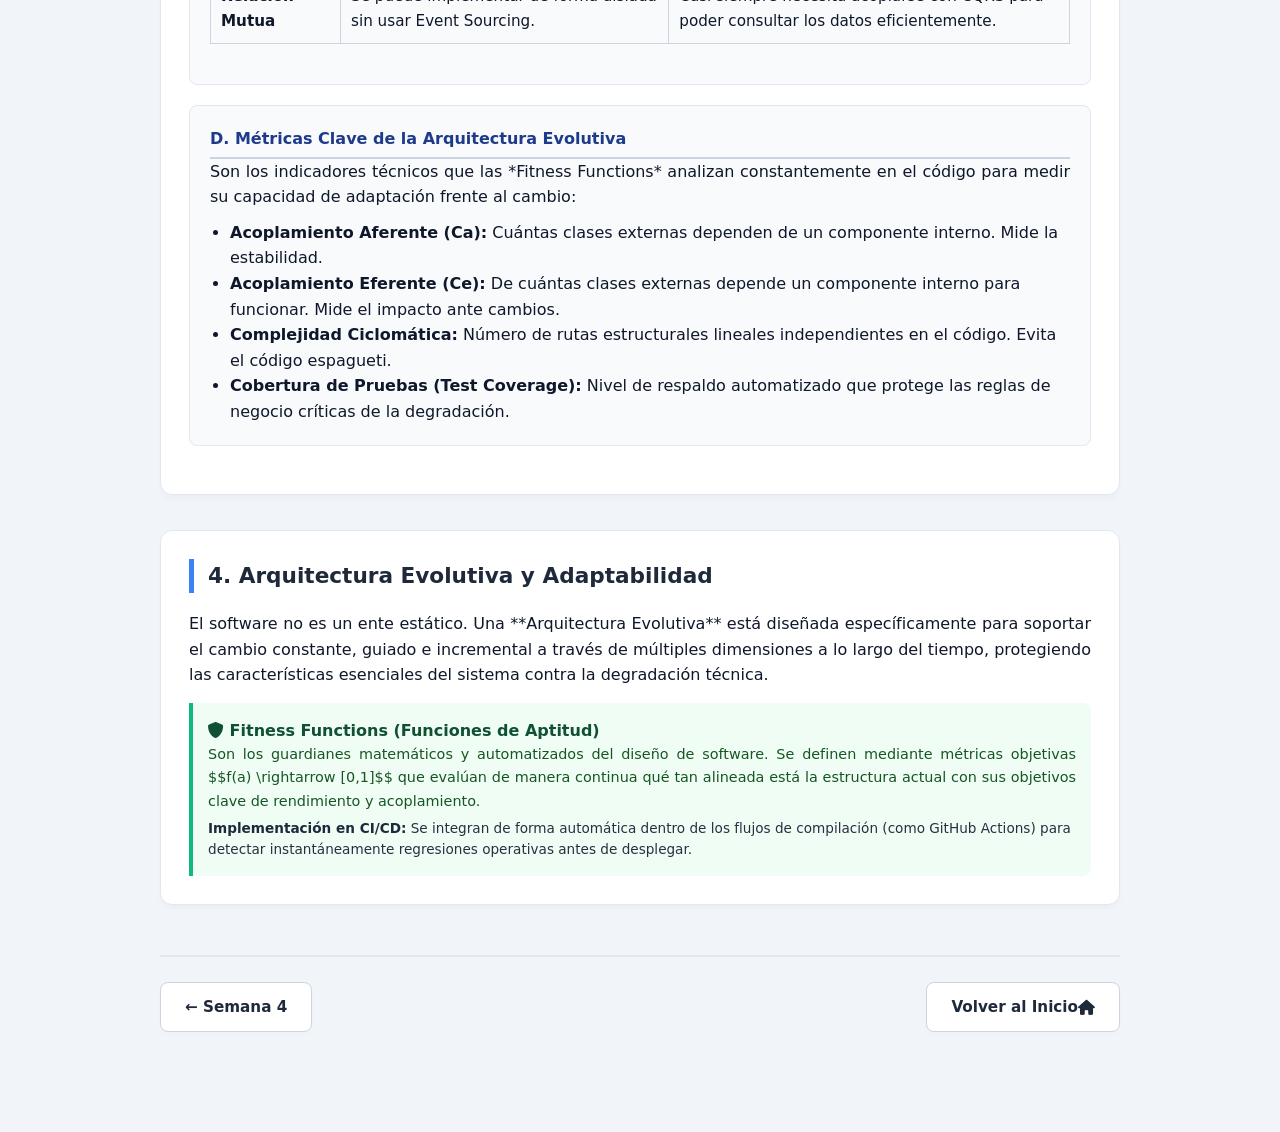
<file: semanas/semana5.html>
<!DOCTYPE html>
<html lang="es">
<head>
    <meta charset="UTF-8">
    <meta name="viewport" content="width=device-width, initial-scale=1.0">
    <title>Semana 5: Arquitectura Reactiva y Evolutiva</title>
    <link rel="stylesheet" href="../styles.css">
    <link rel="stylesheet" href="https://cdnjs.cloudflare.com/ajax/libs/font-awesome/6.0.0/css/all.min.css">
    <style>
        /* Estilos avanzados específicos para robustecer la Semana 5 */
        .reactive-box {
            background: linear-gradient(135deg, #0f172a 0%, #1e1b4b 100%);
            color: #f8fafc;
            padding: 25px;
            border-radius: 10px;
            margin-bottom: 25px;
            border-left: 6px solid #818cf8;
        }
        .grid-2 {
            display: grid;
            grid-template-columns: repeat(auto-fit, minmax(320px, 1fr));
            gap: 20px;
            margin: 15px 0;
        }
        .grid-3 {
            display: grid;
            grid-template-columns: repeat(auto-fit, minmax(250px, 1fr));
            gap: 20px;
            margin: 15px 0;
        }
        .pubsub-card {
            background: #ffffff;
            border: 1px solid #e2e8f0;
            border-radius: 8px;
            padding: 20px;
            text-align: center;
            box-shadow: 0 4px 6px -1px rgba(0, 0, 0, 0.05);
        }
        .pubsub-card i {
            font-size: 2rem;
            margin-bottom: 10px;
        }
        .badge-command {
            background-color: #fee2e2;
            color: #ef4444;
            padding: 4px 8px;
            border-radius: 4px;
            font-weight: bold;
            font-size: 0.85rem;
            display: inline-block;
            margin-bottom: 10px;
        }
        .badge-query {
            background-color: #dbeafe;
            color: #3b82f6;
            padding: 4px 8px;
            border-radius: 4px;
            font-weight: bold;
            font-size: 0.85rem;
            display: inline-block;
            margin-bottom: 10px;
        }
        .fitness-box {
            border-left: 4px solid #10b981;
            background-color: #f0fdf4;
            padding: 15px;
            border-radius: 0 8px 8px 0;
            margin-top: 15px;
        }
        .research-card {
            background-color: #f8fafc;
            border: 1px solid #e2e8f0;
            border-radius: 8px;
            padding: 20px;
            margin-bottom: 20px;
        }
        .research-card h4 {
            color: #1e3a8a;
            margin-top: 0;
            border-bottom: 2px solid #cbd5e1;
            padding-bottom: 5px;
        }
        .console-box {
            background-color: #1e293b;
            color: #38bdf8;
            font-family: 'Courier New', Courier, monospace;
            padding: 15px;
            border-radius: 6px;
            margin-top: 10px;
            border-left: 4px solid #0ea5e9;
            font-size: 0.9rem;
            overflow-x: auto;
        }
        .console-title {
            color: #94a3b8;
            font-size: 0.8rem;
            font-weight: bold;
            text-transform: uppercase;
            margin-bottom: 5px;
            display: flex;
            align-items: center;
            gap: 5px;
        }
        .code-header {
            background-color: #1e293b;
            color: #94a3b8;
            padding: 8px 15px;
            font-size: 0.85rem;
            border-radius: 6px 6px 0 0;
            font-family: monospace;
            display: flex;
            justify-content: space-between;
            border-bottom: 1px solid #334155;
            margin-top: 15px;
        }
        pre {
            margin-top: 0 !important;
            border-radius: 0 0 6px 6px !important;
        }
    </style>
</head>
<body>

    <nav class="navbar">
        <h1>Manual Técnico <span>|</span> Arquitectura de Software</h1>
        <a href="../index.html" class="nav-back-btn">← Volver al Inicio</a>
    </nav>

    <div class="main-container">
        
        <header class="semana-header">
            <h2>Semana 5</h2>
            <p>Arquitecturas Reactivas y Evolutivas: Eventos (EDA), CQRS Extendido y Adaptabilidad Guiada</p>
        </header>

        <section class="card">
            <div class="reactive-box">
                <h3 style="color: #a5b4fc; margin-top: 0;"><i class="fas fa-bolt"></i> El Paradigma Reactivo</h3>
                <p style="margin-bottom: 0; font-size: 0.95rem; text-align: justify; line-height: 1.6;">
                    Los sistemas modernos no esperan pasivamente a que un usuario ejecute una acción síncrona; **reaccionan a cambios de estado en tiempo real**. La arquitectura orientada a eventos (EDA) rompe las cadenas del acoplamiento tradicional, permitiendo que múltiples sistemas colaboren de forma asíncrona mediante flujos continuos de datos e información.
                </p>
            </div>
        </section>

        <section class="card">
            <div class="card-title">1. Arquitectura Orientada a Eventos & Modelo Pub/Sub</div>
            <p style="margin-bottom: 20px; text-align: justify;">
                En lugar de utilizar peticiones e interacciones directas entre servicios (las cuales congelan los hilos de ejecución), los componentes notifican cualquier acontecimiento o cambio de estado enviando un mensaje estructurado de forma asíncrona a través de un intermediario central.
            </p>

            <div class="grid-3">
                <div class="pubsub-card" style="border-top: 4px solid #3b82f6;">
                    <i class="fas fa-bullhorn" style="color: #3b82f6;"></i>
                    <h4 style="margin: 5px 0;">Productores</h4>
                    <p style="font-size: 0.85rem; color: #64748b; text-align: justify;">Encargados de detectar los cambios de estado en el negocio y publicar el evento hacia la red sin preocuparse por quién lo va a escuchar.</p>
                </div>
                <div class="pubsub-card" style="border-top: 4px solid #818cf8;">
                    <i class="fas fa-exchange-alt" style="color: #818cf8;"></i>
                    <h4 style="margin: 5px 0;">Event Brokers</h4>
                    <p style="font-size: 0.85rem; color: #64748b; text-align: justify;">Canales o intermediarios de infraestructura (como **Apache Kafka** o **RabbitMQ**) que reciben, enrutan y garantizan la persistencia de los mensajes.</p>
                </div>
                <div class="pubsub-card" style="border-top: 4px solid #10b981;">
                    <i class="fas fa-box-open" style="color: #10b981;"></i>
                    <h4 style="margin: 5px 0;">Consumidores</h4>
                    <p style="font-size: 0.85rem; color: #64748b; text-align: justify;">Servicios autónomos subscritos a canales específicos que se activan y reaccionan de manera independiente en cuanto llega un nuevo evento.</p>
                </div>
            </div>
        </section>

        <section class="card">
            <div class="card-title">2. Ejercicios Prácticos Desarrollados en Clase</div>
            <p style="margin-bottom: 20px; text-align: justify;">
                A continuación se documentan detalladamente los 4 escenarios de diseño práctico planteados en las sesiones de desarrollo, incluyendo la simulación exacta de sus ejecuciones y salidas por consola:
            </p>

            <div style="margin-bottom: 35px; padding-bottom: 20px; border-bottom: 1px dashed #e2e8f0;">
                <h3 style="color: #1e3a8a; margin-bottom: 10px;"><i class="fas fa-layer-group"></i> Ejercicio 1: Segregación de Responsabilidades con el Patrón CQRS</h3>
                <p style="text-align: justify;">
                    Estructuración del patrón que divide las acciones del sistema en **Comandos** (Escritura que altera el estado) y **Consultas** (Lectura pura desnormalizada). Esto evita bloqueos mutuos de procesos en la persistencia.
                </p>
                
                <div class="code-header"><span>Estructura Lógica del Patrón CQRS</span><span>TypeScript / JavaScript</span></div>
<pre><code>// --- Capa de Escritura (Commands) ---
class RegistrarAsistenciaCommand {
    constructor(public readonly estudianteId: string, public readonly estado: string) {}
}

class RegistrarAsistenciaHandler {
    execute(command: RegistrarAsistenciaCommand) {
        // Ejecuta reglas de validación pesadas en el modelo transaccional
        console.log(`[WRITE MODEL]: Guardando registro inmutable del estudiante ${command.estudianteId} como [${command.estado}]...`);
    }
}

// --- Capa de Lectura (Queries) ---
class ObtenerRecordAsistenciaQuery {
    constructor(public readonly estudianteId: string) {}
}

class ObtenerRecordAsistenciaHandler {
    execute(query: ObtenerRecordAsistenciaQuery) {
        // Lee directamente desde un caché o vista desnormalizada veloz
        console.log(`[READ MODEL]: Recuperando DTO optimizado desde Redis para el ID: ${query.estudianteId}`);
        return { estudianteId: query.estudianteId, porcentajeAsistencia: "94%" };
    }
}</code></pre>

                <div class="console-title"><i class="fas fa-terminal"></i> Salida en Consola del Sistema</div>
                <div class="console-box">
                    [WRITE MODEL]: Guardando registro inmutable del estudiante EST-405 como [PRESENTE]...<br>
                    [READ MODEL]: Recuperando DTO optimizado desde Redis para el ID: EST-405<br>
                    { estudianteId: 'EST-405', porcentajeAsistencia: '94%' }
                </div>
            </div>

            <div style="margin-bottom: 35px; padding-bottom: 20px; border-bottom: 1px dashed #e2e8f0;">
                <h3 style="color: #1e3a8a; margin-bottom: 10px;"><i class="fas fa-project-diagram"></i> Ejercicio 2: Mecanismo de Arquitectura Orientada a Eventos (EDA)</h3>
                <p style="text-align: justify;">
                    Implementación de un Emisor de Eventos central (*Event EventEmitter*) que permite acoplar múltiples funciones observadoras independientes sin que el emisor conozca sus identidades internas.
                </p>

                <div class="code-header"><span>Componente de Mensajería Asíncrona</span><span>TypeScript</span></div>
<pre><code>interface Observador {
    notificar(evento: string, datos: any): void;
}

class EmisorEventosAsistencia {
    private observadores: Observador[] = [];

    public suscribir(observador: Observador) {
        this.observadores.push(observador);
    }

    public disparar(evento: string, datos: any) {
        console.log(`[EVENT BROKER]: Canal emitiendo evento del negocio: -> "${evento}"`);
        this.observadores.forEach(obs => obs.notificar(evento, datos));
    }
}</code></pre>

                <div class="console-title"><i class="fas fa-terminal"></i> Salida en Consola del Sistema</div>
                <div class="console-box">
                    [EVENT BROKER]: Canal emitiendo evento del negocio: -> "AsistenciaMarcada"<br>
                    [NOTIFICADOR]: Alerta instantánea SMS enviada al tutor legal.<br>
                    [REPORTES]: Incrementando contador de alumnos en aula en tiempo real.
                </div>
            </div>

            <div style="margin-bottom: 35px; padding-bottom: 20px; border-bottom: 1px dashed #e2e8f0;">
                <h3 style="color: #1e3a8a; margin-bottom: 10px;"><i class="fas fa-university"></i> Ejercicio 3: Caso de Negocio Real - Sistema Analítico de Asistencia</h3>
                <p style="text-align: justify;">
                    Modelado del comportamiento de un ecosistema reactivo de software educativo. En cuanto un estudiante marca su ingreso físico en el biométrico de la institución, se dispara en cascada la actualización de múltiples microservicios desacoplados.
                </p>

                <div class="code-header"><span>Flujo de Integración en Red</span><span>JavaScript Conceptual</span></div>
<pre><code>// Flujo reactivo del caso de uso real
function AlumnoMarcaIngreso(codigoTarjeta) {
    const datosEvento = { tarjeta: codigoTarjeta, hora: "08:02 AM", campus: "Centro" };
    
    // El despachador publica el evento de forma asíncrona hacia la red de la institución
    BrokerInstitucional.publish("INGRESO_DETECTADO", datosEvento);
}</code></pre>

                <div class="console-title"><i class="fas fa-terminal"></i> Salida en Consola del Sistema</div>
                <div class="console-box">
                    [BIOMÉTRICO]: Tarjeta NFC #1725546 leída correctamente.<br>
                    [BROKER KAFKA]: Evento [INGRESO_DETECTADO] publicado en el clúster.<br>
                    [SERV. CONTROL]: Estado del Alumno modificado a: "DENTRO DEL AULA".<br>
                    [SERV. NOTIFICACIONES]: Generando correo electrónico institucional automático...<br>
                    [SERV. ANALÍTICA]: Registro enviado al cubo OLAP para evaluar tasas de puntualidad semanales.
                </div>
            </div>

            <div style="margin-bottom: 10px;">
                <h3 style="color: #1e3a8a; margin-bottom: 10px;"><i class="fas fa-heartbeat"></i> Ejercicio 4: Verificación Continua con Arquitectura Evolutiva</h3>
                <p style="text-align: justify;">
                    Simulación del funcionamiento operativo de las **Fitness Functions** (Funciones de Aptitud) insertadas en los flujos de integración continua (CI/CD) para garantizar de manera automatizada que el acoplamiento y el rendimiento del código no se degraden con el tiempo.
                </p>

                <div class="code-header"><span>Pipeline Automatizado de Arquitectura</span><span>YAML / Bash Simulation</span></div>
<pre><code># Simulación conceptual de la ejecución de una Fitness Function automatizada
function ejecutarVerificacionArquitectonica() {
    const acoplamientoEferente = calcularAcoplamiento();
    const limitePermitido = 0.45;

    if (acoplamientoEferente > limitePermitido) {
        throw new Error("RECHAZADO: El nivel de acoplamiento es demasiado alto. El diseño está perdiendo evolutividad.");
    }
    return "APROBADO: Estructura limpia.";
}</code></pre>

                <div class="console-title"><i class="fas fa-terminal"></i> Salida en Consola del Sistema</div>
                <div class="console-box">
                    [CI/CD PIPELINE]: Iniciando suite automatizada de Fitness Functions...<br>
                    [FITNESS CHECK]: Evaluando Complejidad Ciclomática general: Rango = 8 (ÓPTIMO).<br>
                    [FITNESS CHECK]: Analizando dependencias cruzadas entre Microservicios...<br>
                    [SUCCESS]: Coeficiente de Evolutividad f(a) = 0.92. Compilación aprobada para desplegar en producción de forma segura.
                </div>
            </div>
        </section>

        <section class="card">
            <div class="card-title">3. Consultas e Investigación Técnica Mandada a Hacer</div>
            <p style="margin-bottom: 20px; text-align: justify;">
                Desarrollo analítico y conceptual de las preguntas académicas planteadas en clase sobre la auditoría técnica y persistencia avanzada en sistemas distribuidos.
            </p>

            <div class="research-card">
                <h4>A. ¿Qué es Event Sourcing?</h4>
                <p style="text-align: justify;">
                    Es un patrón arquitectónico de almacenamiento de datos donde, en lugar de guardar únicamente el valor o estado actual de un registro mediante sobreescrituras (CRUD tradicional), el sistema guarda de forma inmutable la **secuencia completa de eventos o cambios de estado** ocurridos a lo largo del tiempo. El estado actual se puede reconstruir en cualquier momento volviendo a procesar secuencialmente el historial de eventos desde el inicio.
                </p>
            </div>

            <div class="research-card">
                <h4>B. ¿Qué es un Event Store?</h4>
                <p style="text-align: justify;">
                    Es una base de datos especializada de tipo *Append-Only* (solo inserción y lectura) optimizada exclusivamente para trabajar con Event Sourcing. No permite modificaciones (*Updates*) ni eliminaciones (*Deletes*) de registros existentes bajo ninguna circunstancia. Debe ser extremadamente rápida para añadir mensajes secuenciales de forma cronológica y proveer suscripciones eficientes a canales en tiempo real (Ejemplos: **EventStoreDB** o clústeres optimizados de **Apache Kafka**).
                </p>
            </div>

            <div class="research-card">
                <h4>C. Diferencias entre CQRS y Event Sourcing</h4>
                <table class="meta-table" style="width: 100%; border-collapse: collapse; text-align: left;">
                    <thead>
                        <tr style="background-color: #e2e8f0;">
                            <th style="padding: 10px; border: 1px solid #cbd5e1;">Criterio</th>
                            <th style="padding: 10px; border: 1px solid #cbd5e1; color: #1e3a8a;">Patrón CQRS</th>
                            <th style="padding: 10px; border: 1px solid #cbd5e1; color: #b45309;">Event Sourcing</th>
                        </tr>
                    </thead>
                    <tbody>
                        <tr>
                            <td style="padding: 10px; border: 1px solid #cbd5e1;"><strong>Enfoque Principal</strong></td>
                            <td style="padding: 10px; border: 1px solid #cbd5e1;">Separa la ruta de lectura de los datos de la ruta de escritura del sistema.</td>
                            <td style="padding: 10px; border: 1px solid #cbd5e1;">Almacena la información como un historial secuencial e inmutable de eventos.</td>
                        </tr>
                        <tr>
                            <td style="padding: 10px; border: 1px solid #cbd5e1;"><strong>Base de Datos</strong></td>
                            <td style="padding: 10px; border: 1px solid #cbd5e1;">Puede trabajar sobre una única base tradicional SQL o NoSQL compartida.</td>
                            <td style="padding: 10px; border: 1px solid #cbd5e1;">Requiere obligatoriamente un motor especializado de *Event Store*.</td>
                        </tr>
                        <tr>
                            <td style="padding: 10px; border: 1px solid #cbd5e1;"><strong>Relación Mutua</strong></td>
                            <td style="padding: 10px; border: 1px solid #cbd5e1;">Se puede implementar de forma aislada sin usar Event Sourcing.</td>
                            <td style="padding: 10px; border: 1px solid #cbd5e1;">Casi siempre necesita acoplarse con CQRS para poder consultar los datos eficientemente.</td>
                        </tr>
                    </tbody>
                </table>
            </div>

            <div class="research-card">
                <h4>D. Métricas Clave de la Arquitectura Evolutiva</h4>
                <p style="text-align: justify; margin-bottom: 10px;">
                    Son los indicadores técnicos que las *Fitness Functions* analizan constantemente en el código para medir su capacidad de adaptación frente al cambio:
                </p>
                <ul style="margin-left: 20px; line-height: 1.6;">
                    <li><strong>Acoplamiento Aferente (Ca):</strong> Cuántas clases externas dependen de un componente interno. Mide la estabilidad.</li>
                    <li><strong>Acoplamiento Eferente (Ce):</strong> De cuántas clases externas depende un componente interno para funcionar. Mide el impacto ante cambios.</li>
                    <li><strong>Complejidad Ciclomática:</strong> Número de rutas estructurales lineales independientes en el código. Evita el código espagueti.</li>
                    <li><strong>Cobertura de Pruebas (Test Coverage):</strong> Nivel de respaldo automatizado que protege las reglas de negocio críticas de la degradación.</li>
                </ul>
            </div>
        </section>

        <section class="card">
            <div class="card-title">4. Arquitectura Evolutiva y Adaptabilidad</div>
            <p style="text-align: justify;">
                El software no es un ente estático. Una **Arquitectura Evolutiva** está diseñada específicamente para soportar el cambio constante, guiado e incremental a través de múltiples dimensiones a lo largo del tiempo, protegiendo las características esenciales del sistema contra la degradación técnica.
            </p>

            <div class="fitness-box">
                <h4 style="color: #0f5132; margin-top: 0;"><i class="fas fa-shield-alt"></i> Fitness Functions (Funciones de Aptitud)</h4>
                <p style="font-size: 0.9rem; text-align: justify; margin-bottom: 5px; color: #155724;">
                    Son los guardianes matemáticos y automatizados del diseño de software. Se definen mediante métricas objetivas $$f(a) \rightarrow [0,1]$$ que evalúan de manera continua qué tan alineada está la estructura actual con sus objetivos clave de rendimiento y acoplamiento.
                </p>
                <p style="font-size: 0.85rem; color: #2b2d42; margin-bottom: 0;">
                    <strong>Implementación en CI/CD:</strong> Se integran de forma automática dentro de los flujos de compilación (como GitHub Actions) para detectar instantáneamente regresiones operativas antes de desplegar.
                </p>
            </div>
        </section>

        <div class="pagination-container">
            <a href="semana4.html" class="page-btn">← Semana 4</a>
            <a href="../index.html" class="page-btn">Volver al Inicio <i class="fas fa-home"></i></a>
        </div>

    </div> 
</body>
</html>
</file>
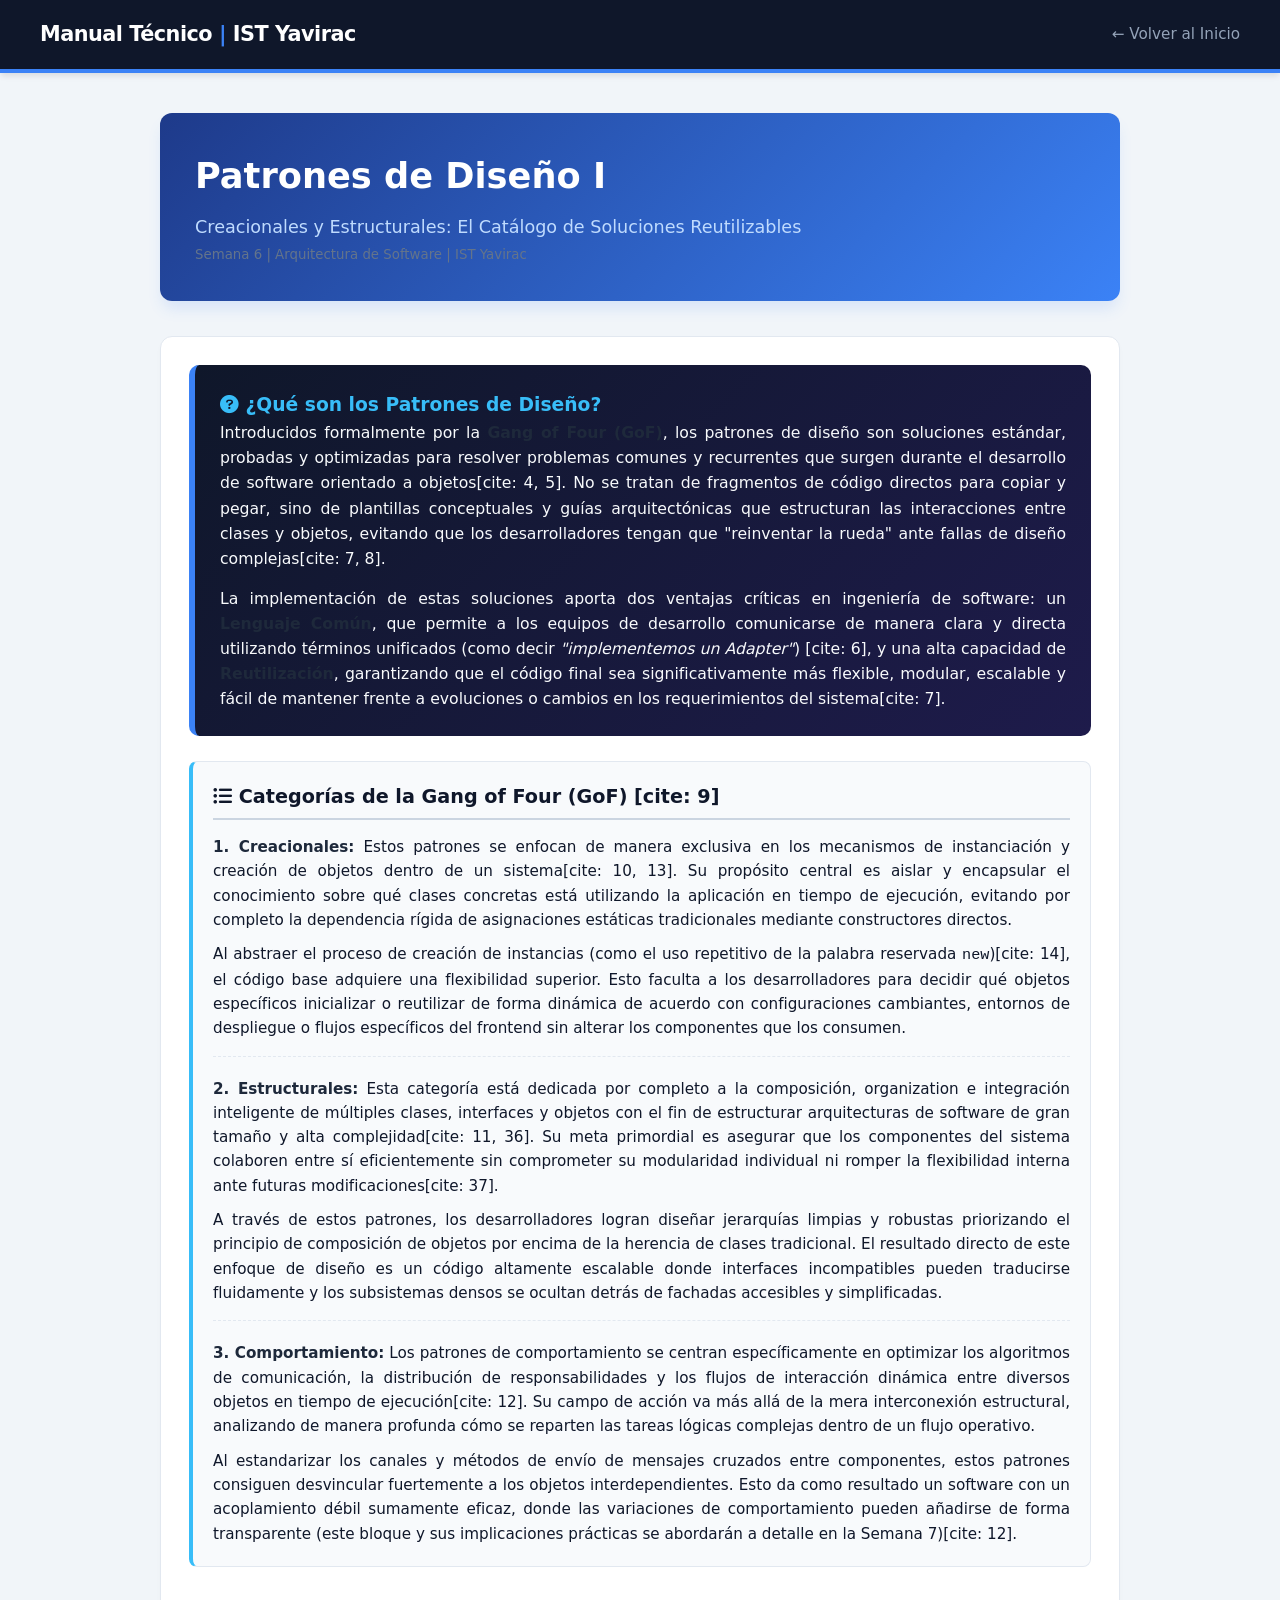
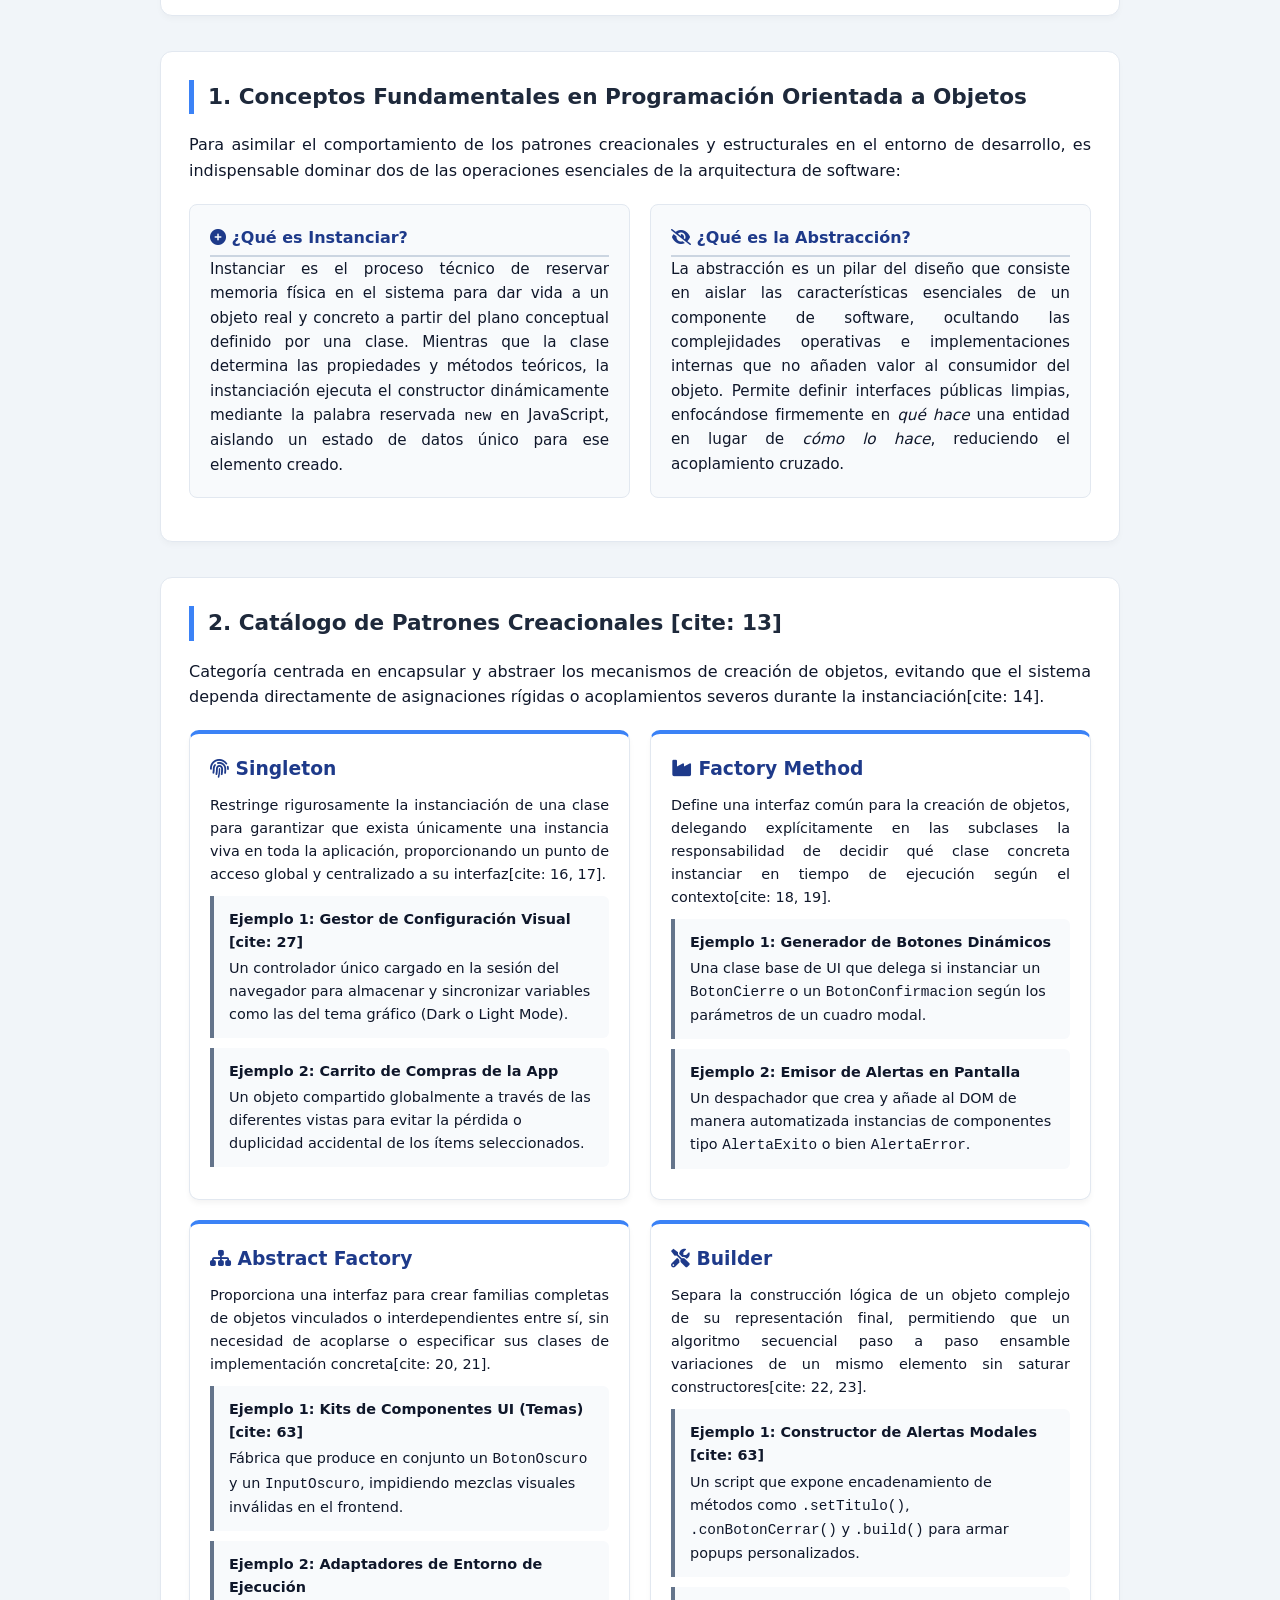
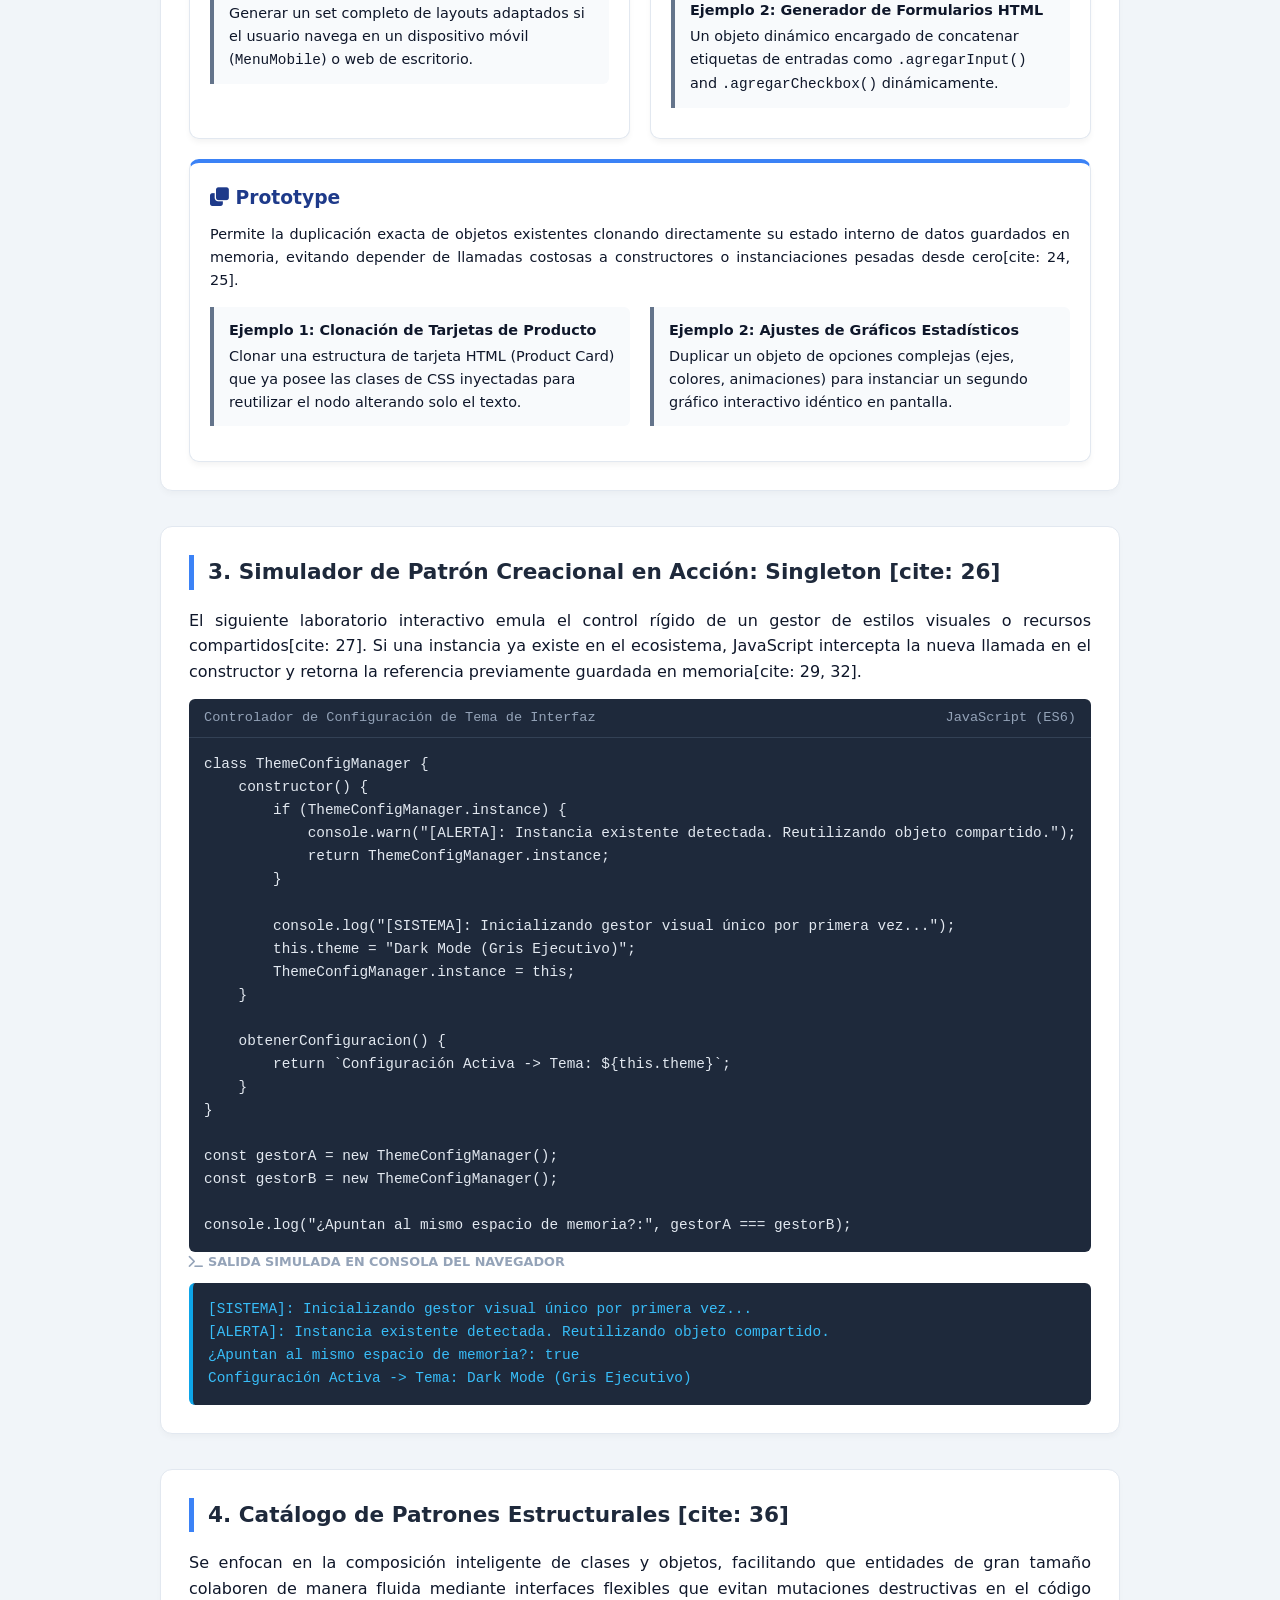
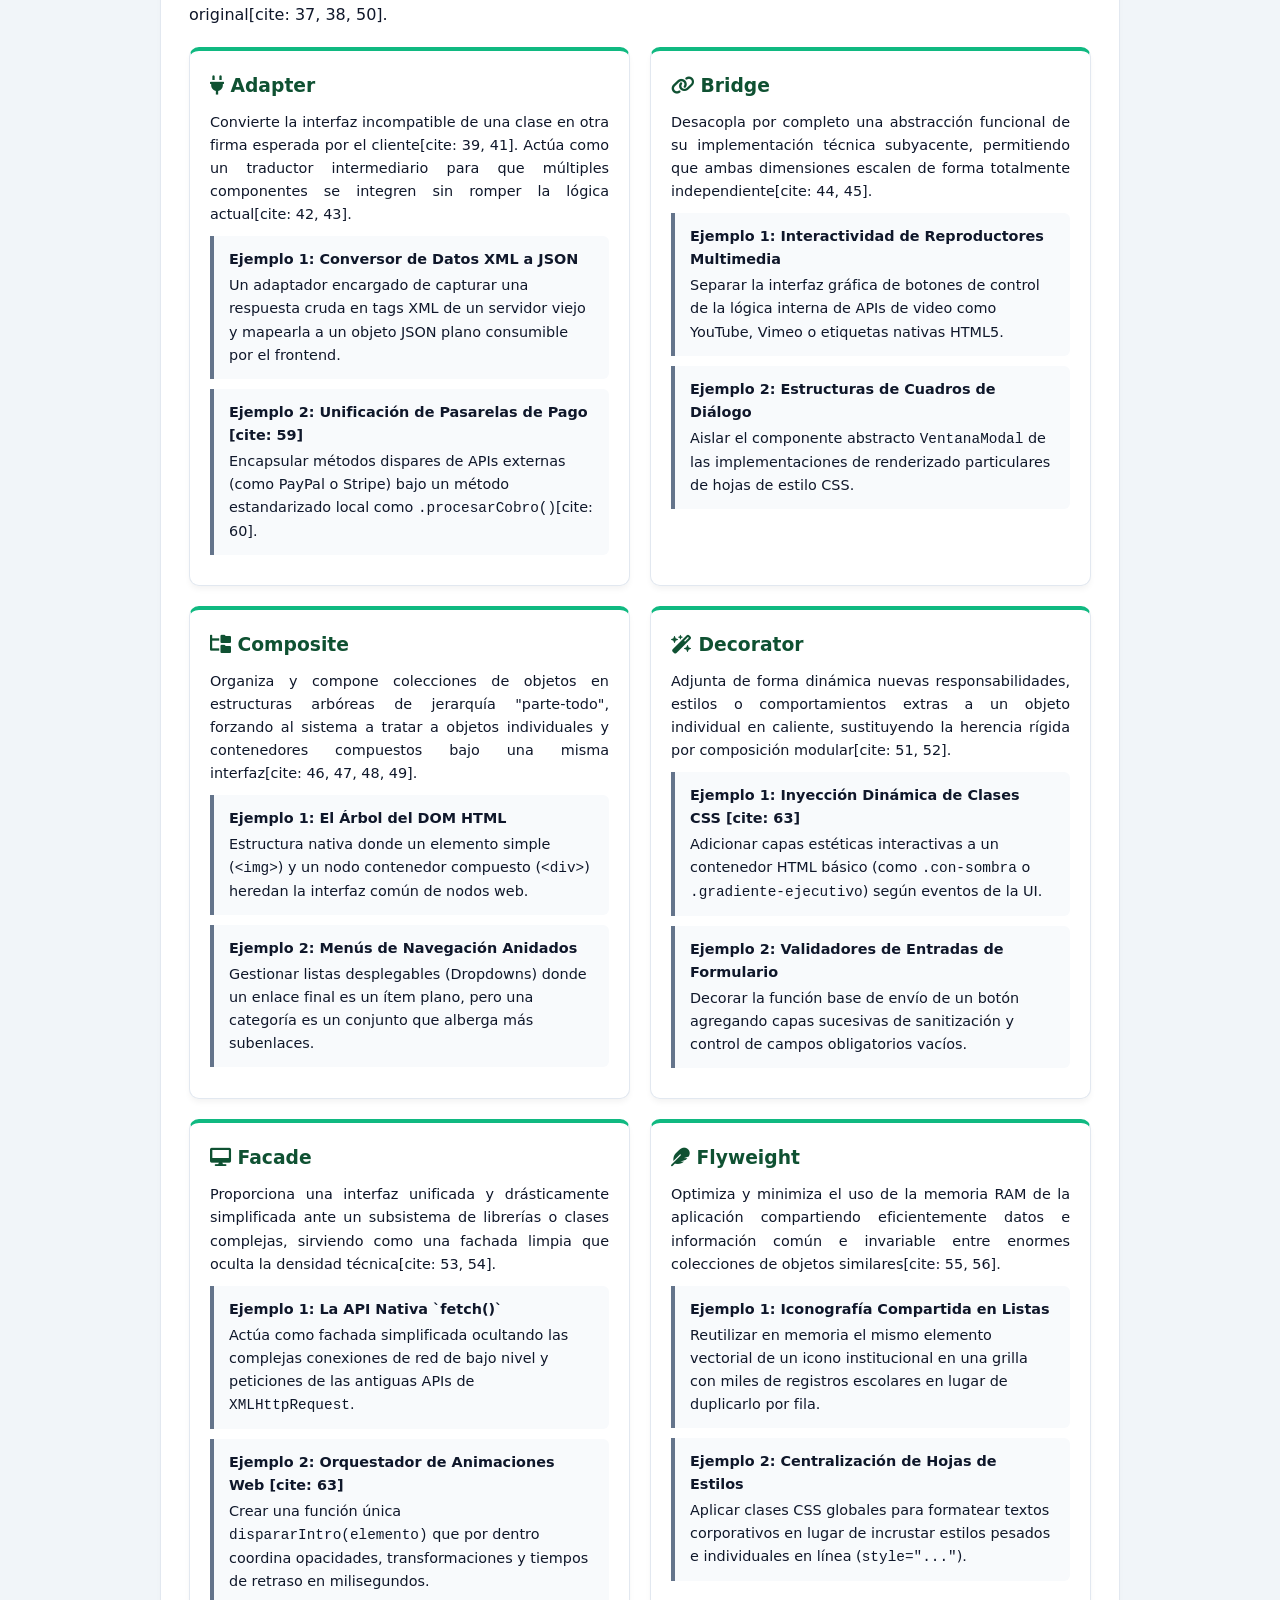
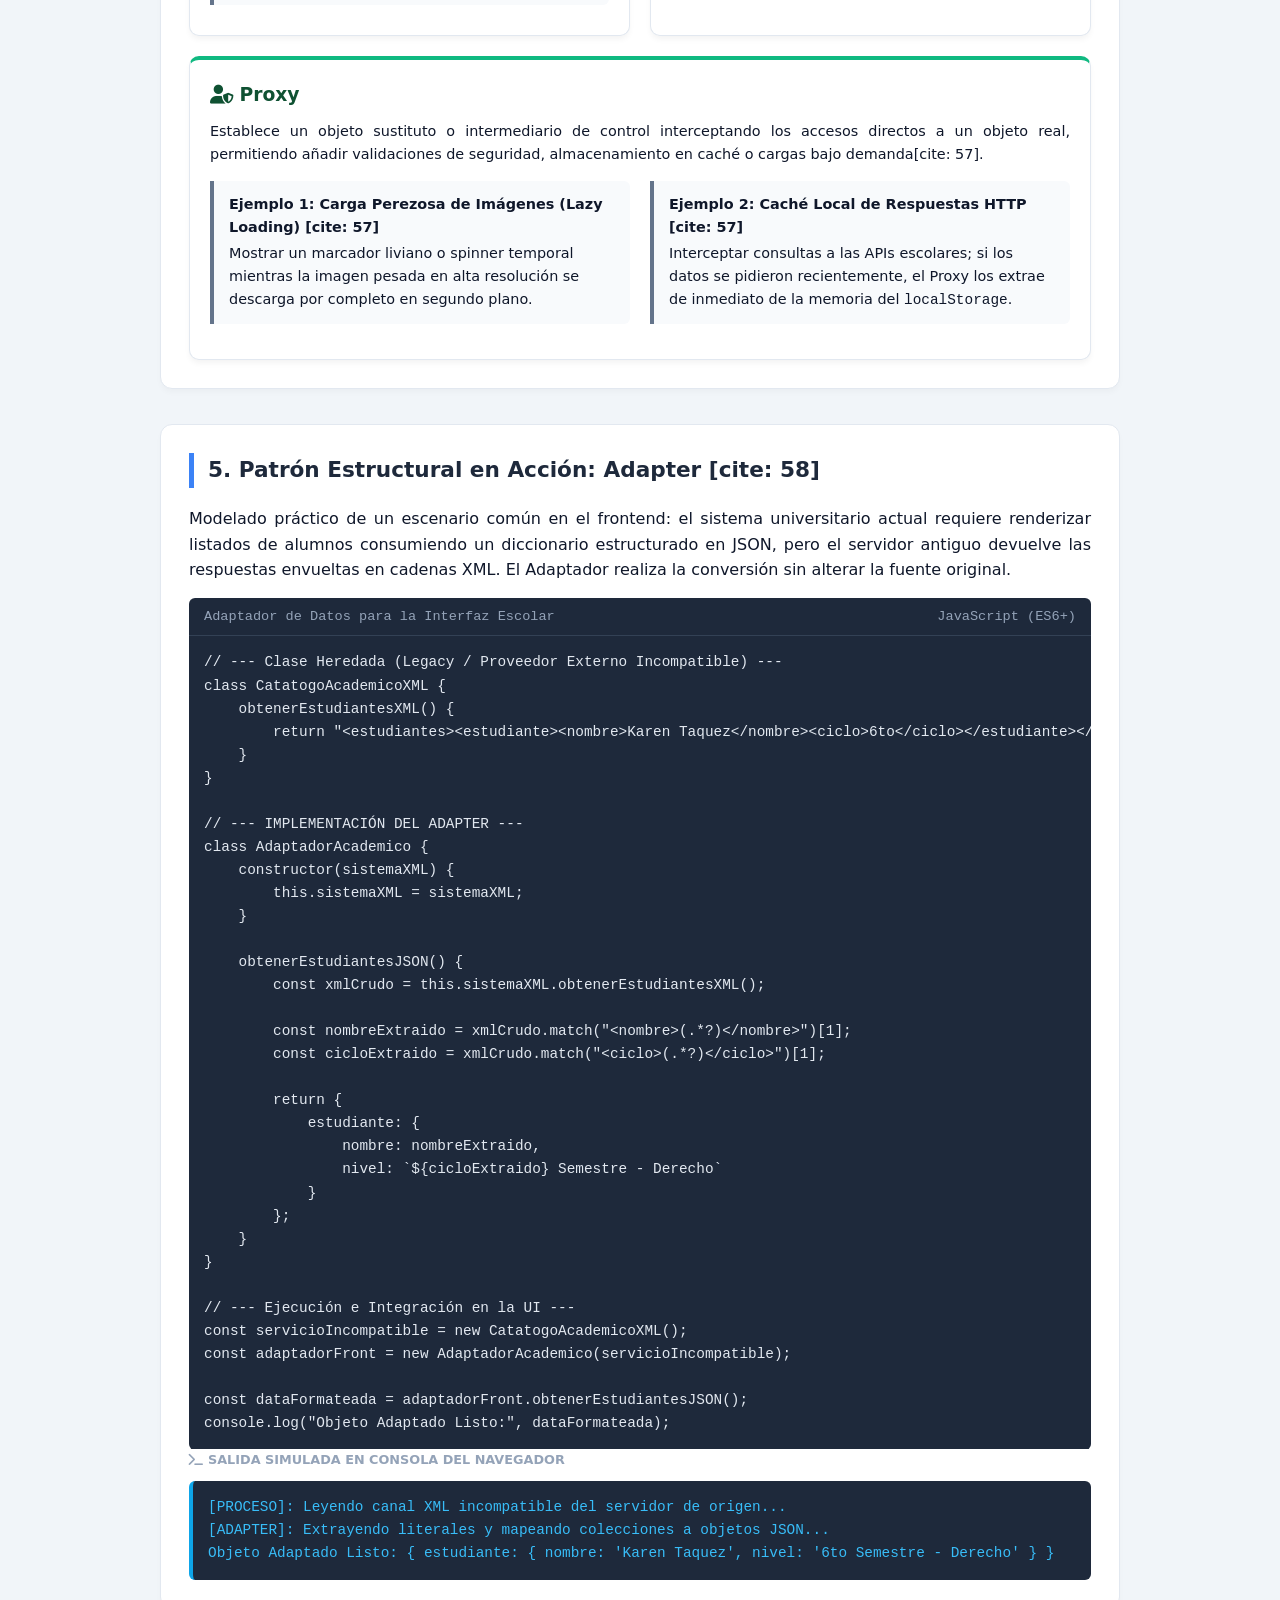
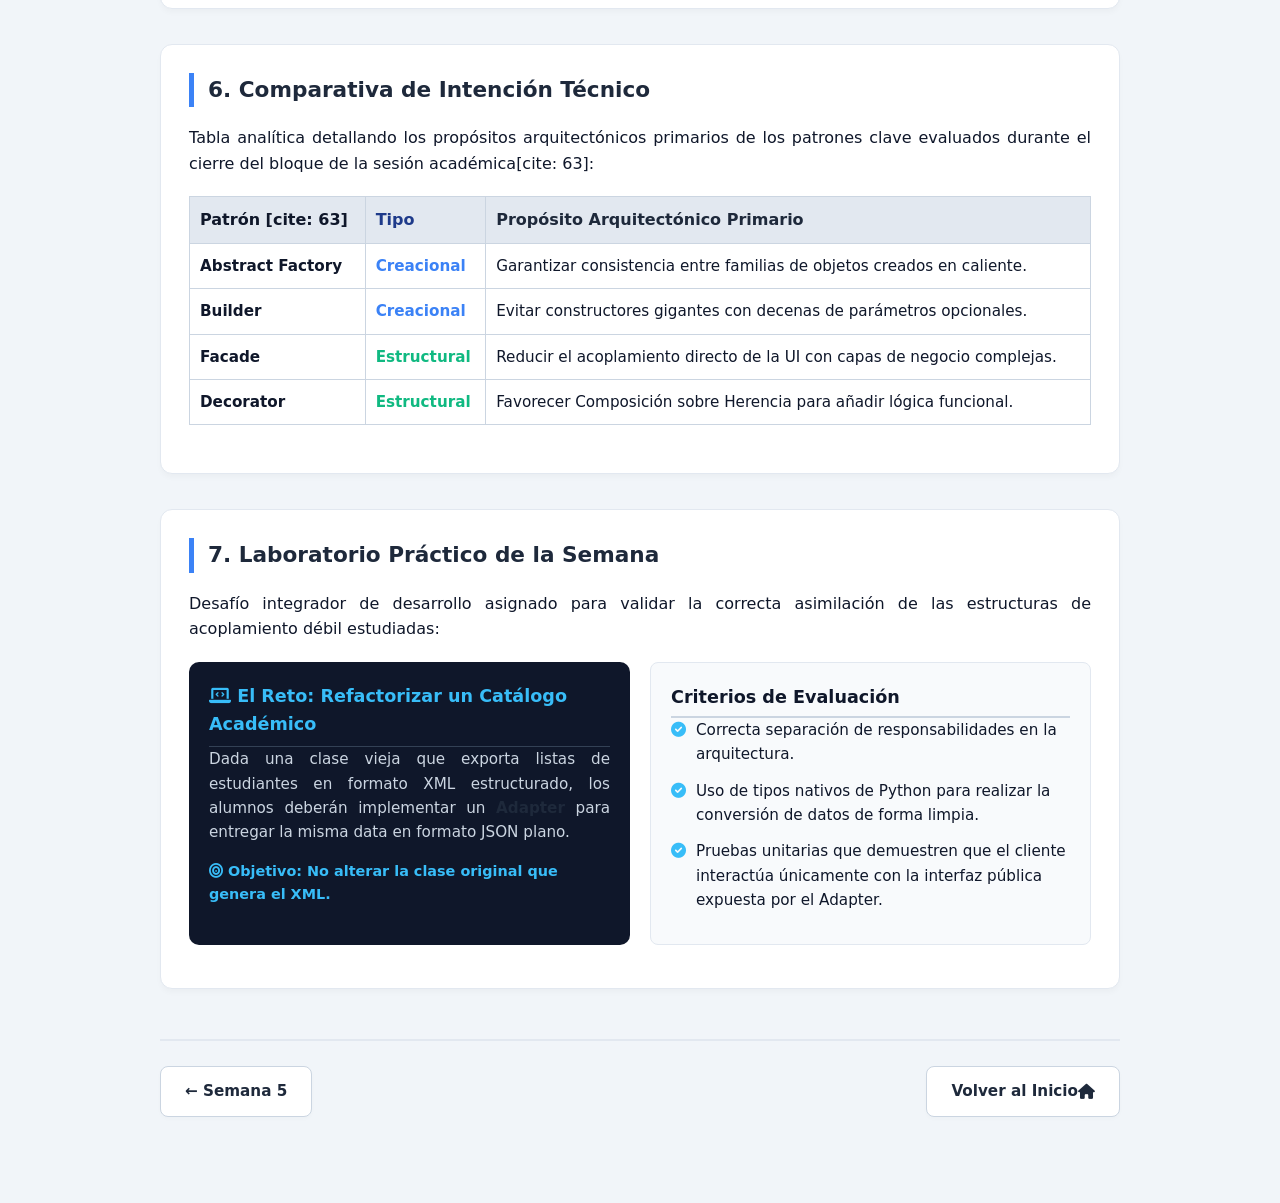
<file: semanas/semana6.html>
<!DOCTYPE html>
<html lang="es">
<head>
    <meta charset="UTF-8">
    <meta name="viewport" content="width=device-width, initial-scale=1.0">
    <title>Semana 6: Patrones de Diseño I</title>
    <link rel="stylesheet" href="../styles.css">
    <link rel="stylesheet" href="https://cdnjs.cloudflare.com/ajax/libs/font-awesome/6.0.0/css/all.min.css">
    <style>
        /* Estilos avanzados específicos para la Semana 6 */
        .reactive-box {
            background: linear-gradient(135deg, #0f172a 0%, #1e1b4b 100%);
            color: #f8fafc;
            padding: 25px;
            border-radius: 10px;
            margin-bottom: 25px;
            border-left: 6px solid #3b82f6;
        }
        .grid-2 {
            display: grid;
            grid-template-columns: repeat(auto-fit, minmax(320px, 1fr));
            gap: 20px;
            margin: 15px 0;
        }
        .grid-pattern {
            display: grid;
            grid-template-columns: repeat(auto-fit, minmax(400px, 1fr));
            gap: 20px;
            margin: 20px 0;
        }
        .pattern-card {
            background: #ffffff;
            border: 1px solid #e2e8f0;
            border-radius: 10px;
            padding: 20px;
            box-shadow: 0 4px 6px -1px rgba(0, 0, 0, 0.05);
            border-top: 4px solid #3b82f6;
        }
        .pattern-card.structural {
            border-top: 4px solid #10b981;
        }
        .example-box {
            background-color: #f8fafc;
            border-left: 4px solid #64748b;
            padding: 12px 15px;
            margin: 10px 0;
            border-radius: 0 6px 6px 0;
            font-size: 0.9rem;
        }
        .example-box strong {
            color: #0f172a;
            display: block;
            margin-bottom: 3px;
        }
        .research-card {
            background-color: #f8fafc;
            border: 1px solid #e2e8f0;
            border-radius: 8px;
            padding: 20px;
            margin-bottom: 20px;
        }
        .research-card h4 {
            color: #1e3a8a;
            margin-top: 0;
            border-bottom: 2px solid #cbd5e1;
            padding-bottom: 5px;
        }
        .category-block {
            margin-bottom: 20px;
            padding-bottom: 15px;
            border-bottom: 1px dashed #e2e8f0;
        }
        .category-block:last-child {
            margin-bottom: 0;
            padding-bottom: 0;
            border-bottom: none;
        }
        .category-block p {
            margin: 0 0 10px 0;
            text-align: justify;
            line-height: 1.6;
            font-size: 0.95rem;
        }
        .category-block p:last-child {
            margin-bottom: 0;
        }
        .console-box {
            background-color: #1e293b;
            color: #38bdf8;
            font-family: 'Courier New', Courier, monospace;
            padding: 15px;
            border-radius: 6px;
            margin-top: 10px;
            border-left: 4px solid #0ea5e9;
            font-size: 0.9rem;
            overflow-x: auto;
        }
        .console-title {
            color: #94a3b8;
            font-size: 0.8rem;
            font-weight: bold;
            text-transform: uppercase;
            margin-bottom: 5px;
            display: flex;
            align-items: center;
            gap: 5px;
        }
        .code-header {
            background-color: #1e293b;
            color: #94a3b8;
            padding: 8px 15px;
            font-size: 0.85rem;
            border-radius: 6px 6px 0 0;
            font-family: monospace;
            display: flex;
            justify-content: space-between;
            border-bottom: 1px solid #334155;
            margin-top: 15px;
        }
        pre {
            margin-top: 0 !important;
            border-radius: 0 0 6px 6px !important;
            background-color: #1e293b;
            color: #e2e8f0;
            padding: 15px;
            overflow-x: auto;
            font-family: 'Consolas', monospace;
            font-size: 0.9rem;
        }
        /* Estilos del Reto Práctico */
        .challenge-box {
            background: #0f172a;
            color: #e2e8f0;
            border-radius: 10px;
            padding: 20px;
        }
        .criteria-list {
            list-style: none;
            padding-left: 0;
        }
        .criteria-list li {
            margin-bottom: 12px;
            display: flex;
            align-items: flex-start;
            gap: 10px;
            font-size: 0.95rem;
        }
        .criteria-list li i {
            color: #38bdf8;
            margin-top: 4px;
        }
    </style>
</head>
<body>

    <nav class="navbar">
        <h1>Manual Técnico <span>|</span> IST Yavirac</h1>
        <a href="../index.html" class="nav-back-btn">← Volver al Inicio</a>
    </nav>

    <div class="main-container">
        
        <header class="semana-header">
            <h2>Patrones de Diseño I</h2>
            <p>Creacionales y Estructurales: El Catálogo de Soluciones Reutilizables</p>
            <small style="color: #64748b; font-weight: 500;">Semana 6 | Arquitectura de Software | IST Yavirac</small>
        </header>

        <section class="card">
            <div class="reactive-box">
                <h3 style="color: #38bdf8; margin-top: 0;"><i class="fas fa-question-circle"></i> ¿Qué son los Patrones de Diseño?</h3>
                <p style="margin-bottom: 15px; font-size: 0.98rem; text-align: justify; line-height: 1.6;">
                    Introducidos formalmente por la <strong>Gang of Four (GoF)</strong>, los patrones de diseño son soluciones estándar, probadas y optimizadas para resolver problemas comunes y recurrentes que surgen durante el desarrollo de software orientado a objetos[cite: 4, 5]. No se tratan de fragmentos de código directos para copiar y pegar, sino de plantillas conceptuales y guías arquitectónicas que estructuran las interacciones entre clases y objetos, evitando que los desarrolladores tengan que "reinventar la rueda" ante fallas de diseño complejas[cite: 7, 8].
                </p>
                <p style="margin-bottom: 0; font-size: 0.98rem; text-align: justify; line-height: 1.6;">
                    La implementación de estas soluciones aporta dos ventajas críticas en ingeniería de software: un <strong>Lenguaje Común</strong>, que permite a los equipos de desarrollo comunicarse de manera clara y directa utilizando términos unificados (como decir <em>"implementemos un Adapter"</em>) [cite: 6], y una alta capacidad de <strong>Reutilización</strong>, garantizando que el código final sea significativamente más flexible, modular, escalable y fácil de mantener frente a evoluciones o cambios en los requerimientos del sistema[cite: 7].
                </p>
            </div>

            <div class="research-card" style="margin-top: 20px; border-left: 4px solid #38bdf8;">
                <h4 style="color: #0f172a; font-size: 1.2rem; margin-bottom: 15px;"><i class="fas fa-list-ul"></i> Categorías de la Gang of Four (GoF) [cite: 9]</h4>
                
                <div class="category-block">
                    <p>
                        <strong>1. Creacionales:</strong> Estos patrones se enfocan de manera exclusiva en los mecanismos de instanciación y creación de objetos dentro de un sistema[cite: 10, 13]. Su propósito central es aislar y encapsular el conocimiento sobre qué clases concretas está utilizando la aplicación en tiempo de ejecución, evitando por completo la dependencia rígida de asignaciones estáticas tradicionales mediante constructores directos.
                    </p>
                    <p>
                        Al abstraer el proceso de creación de instancias (como el uso repetitivo de la palabra reservada <code>new</code>)[cite: 14], el código base adquiere una flexibilidad superior. Esto faculta a los desarrolladores para decidir qué objetos específicos inicializar o reutilizar de forma dinámica de acuerdo con configuraciones cambiantes, entornos de despliegue o flujos específicos del frontend sin alterar los componentes que los consumen.
                    </p>
                </div>

                <div class="category-block">
                    <p>
                        <strong>2. Estructurales:</strong> Esta categoría está dedicada por completo a la composición, organization e integración inteligente de múltiples clases, interfaces y objetos con el fin de estructurar arquitecturas de software de gran tamaño y alta complejidad[cite: 11, 36]. Su meta primordial es asegurar que los componentes del sistema colaboren entre sí eficientemente sin comprometer su modularidad individual ni romper la flexibilidad interna ante futuras modificaciones[cite: 37].
                    </p>
                    <p>
                        A través de estos patrones, los desarrolladores logran diseñar jerarquías limpias y robustas priorizando el principio de composición de objetos por encima de la herencia de clases tradicional. El resultado directo de este enfoque de diseño es un código altamente escalable donde interfaces incompatibles pueden traducirse fluidamente y los subsistemas densos se ocultan detrás de fachadas accesibles y simplificadas.
                    </p>
                </div>

                <div class="category-block">
                    <p>
                        <strong>3. Comportamiento:</strong> Los patrones de comportamiento se centran específicamente en optimizar los algoritmos de comunicación, la distribución de responsabilidades y los flujos de interacción dinámica entre diversos objetos en tiempo de ejecución[cite: 12]. Su campo de acción va más allá de la mera interconexión estructural, analizando de manera profunda cómo se reparten las tareas lógicas complejas dentro de un flujo operativo.
                    </p>
                    <p>
                        Al estandarizar los canales y métodos de envío de mensajes cruzados entre componentes, estos patrones consiguen desvincular fuertemente a los objetos interdependientes. Esto da como resultado un software con un acoplamiento débil sumamente eficaz, donde las variaciones de comportamiento pueden añadirse de forma transparente (este bloque y sus implicaciones prácticas se abordarán a detalle en la Semana 7)[cite: 12].
                    </p>
                </div>
            </div>
        </section>

        <section class="card">
            <div class="card-title">1. Conceptos Fundamentales en Programación Orientada a Objetos</div>
            <p style="margin-bottom: 20px; text-align: justify;">
                Para asimilar el comportamiento de los patrones creacionales y estructurales en el entorno de desarrollo, es indispensable dominar dos de las operaciones esenciales de la arquitectura de software:
            </p>

            <div class="grid-2">
                <div class="research-card" style="margin-bottom: 0;">
                    <h4><i class="fas fa-plus-circle"></i> ¿Qué es Instanciar?</h4>
                    <p style="text-align: justify; font-size: 0.95rem;">
                        Instanciar es el proceso técnico de reservar memoria física en el sistema para dar vida a un objeto real y concreto a partir del plano conceptual definido por una clase. Mientras que la clase determina las propiedades y métodos teóricos, la instanciación ejecuta el constructor dinámicamente mediante la palabra reservada <code>new</code> en JavaScript, aislando un estado de datos único para ese elemento creado.
                    </p>
                </div>
                <div class="research-card" style="margin-bottom: 0;">
                    <h4><i class="fas fa-eye-slash"></i> ¿Qué es la Abstracción?</h4>
                    <p style="text-align: justify; font-size: 0.95rem;">
                        La abstracción es un pilar del diseño que consiste en aislar las características esenciales de un componente de software, ocultando las complejidades operativas e implementaciones internas que no añaden valor al consumidor del objeto. Permite definir interfaces públicas limpias, enfocándose firmemente en <em>qué hace</em> una entidad en lugar de <em>cómo lo hace</em>, reduciendo el acoplamiento cruzado.
                    </p>
                </div>
            </div>
        </section>

        <section class="card">
            <div class="card-title">2. Catálogo de Patrones Creacionales [cite: 13]</div>
            <p style="text-align: justify;">
                Categoría centrada en encapsular y abstraer los mecanismos de creación de objetos, evitando que el sistema dependa directamente de asignaciones rígidas o acoplamientos severos durante la instanciación[cite: 14].
            </p>

            <div class="grid-pattern">
                <div class="pattern-card">
                    <h3 style="color: #1e3a8a;"><i class="fas fa-fingerprint"></i> Singleton</h3>
                    <p style="text-align: justify; font-size: 0.9rem; margin: 10px 0;">
                        Restringe rigurosamente la instanciación de una clase para garantizar que exista únicamente una instancia viva en toda la aplicación, proporcionando un punto de acceso global y centralizado a su interfaz[cite: 16, 17].
                    </p>
                    <div class="example-box">
                        <strong>Ejemplo 1: Gestor de Configuración Visual [cite: 27]</strong>
                        Un controlador único cargado en la sesión del navegador para almacenar y sincronizar variables como las del tema gráfico (Dark o Light Mode).
                    </div>
                    <div class="example-box">
                        <strong>Ejemplo 2: Carrito de Compras de la App</strong>
                        Un objeto compartido globalmente a través de las diferentes vistas para evitar la pérdida o duplicidad accidental de los ítems seleccionados.
                    </div>
                </div>

                <div class="pattern-card">
                    <h3 style="color: #1e3a8a;"><i class="fas fa-industry"></i> Factory Method</h3>
                    <p style="text-align: justify; font-size: 0.9rem; margin: 10px 0;">
                        Define una interfaz común para la creación de objetos, delegando explícitamente en las subclases la responsabilidad de decidir qué clase concreta instanciar en tiempo de ejecución según el contexto[cite: 18, 19].
                    </p>
                    <div class="example-box">
                        <strong>Ejemplo 1: Generador de Botones Dinámicos</strong>
                        Una clase base de UI que delega si instanciar un <code>BotonCierre</code> o un <code>BotonConfirmacion</code> según los parámetros de un cuadro modal.
                    </div>
                    <div class="example-box">
                        <strong>Ejemplo 2: Emisor de Alertas en Pantalla</strong>
                        Un despachador que crea y añade al DOM de manera automatizada instancias de componentes tipo <code>AlertaExito</code> o bien <code>AlertaError</code>.
                    </div>
                </div>

                <div class="pattern-card">
                    <h3 style="color: #1e3a8a;"><i class="fas fa-sitemap"></i> Abstract Factory</h3>
                    <p style="text-align: justify; font-size: 0.9rem; margin: 10px 0;">
                        Proporciona una interfaz para crear familias completas de objetos vinculados o interdependientes entre sí, sin necesidad de acoplarse o especificar sus clases de implementación concreta[cite: 20, 21].
                    </p>
                    <div class="example-box">
                        <strong>Ejemplo 1: Kits de Componentes UI (Temas) [cite: 63]</strong>
                        Fábrica que produce en conjunto un <code>BotonOscuro</code> y un <code>InputOscuro</code>, impidiendo mezclas visuales inválidas en el frontend.
                    </div>
                    <div class="example-box">
                        <strong>Ejemplo 2: Adaptadores de Entorno de Ejecución</strong>
                        Generar un set completo de layouts adaptados si el usuario navega en un dispositivo móvil (<code>MenuMobile</code>) o web de escritorio.
                    </div>
                </div>

                <div class="pattern-card">
                    <h3 style="color: #1e3a8a;"><i class="fas fa-tools"></i> Builder</h3>
                    <p style="text-align: justify; font-size: 0.9rem; margin: 10px 0;">
                        Separa la construcción lógica de un objeto complejo de su representación final, permitiendo que un algoritmo secuencial paso a paso ensamble variaciones de un mismo elemento sin saturar constructores[cite: 22, 23].
                    </p>
                    <div class="example-box">
                        <strong>Ejemplo 1: Constructor de Alertas Modales [cite: 63]</strong>
                        Un script que expone encadenamiento de métodos como <code>.setTitulo()</code>, <code>.conBotonCerrar()</code> y <code>.build()</code> para armar popups personalizados.
                    </div>
                    <div class="example-box">
                        <strong>Ejemplo 2: Generador de Formularios HTML</strong>
                        Un objeto dinámico encargado de concatenar etiquetas de entradas como <code>.agregarInput()</code> and <code>.agregarCheckbox()</code> dinámicamente.
                    </div>
                </div>
            </div>

            <div class="pattern-card" style="margin-top: 20px;">
                <h3 style="color: #1e3a8a;"><i class="fas fa-clone"></i> Prototype</h3>
                <p style="text-align: justify; font-size: 0.9rem; margin: 10px 0;">
                    Permite la duplicación exacta de objetos existentes clonando directamente su estado interno de datos guardados en memoria, evitando depender de llamadas costosas a constructores o instanciaciones pesadas desde cero[cite: 24, 25].
                </p>
                <div class="grid-2">
                    <div class="example-box" style="margin: 0;">
                        <strong>Ejemplo 1: Clonación de Tarjetas de Producto</strong>
                        Clonar una estructura de tarjeta HTML (Product Card) que ya posee las clases de CSS inyectadas para reutilizar el nodo alterando solo el texto.
                    </div>
                    <div class="example-box" style="margin: 0;">
                        <strong>Ejemplo 2: Ajustes de Gráficos Estadísticos</strong>
                        Duplicar un objeto de opciones complejas (ejes, colores, animaciones) para instanciar un segundo gráfico interactivo idéntico en pantalla.
                    </div>
                </div>
            </div>
        </section>

        <section class="card">
            <div class="card-title">3. Simulador de Patrón Creacional en Acción: Singleton [cite: 26]</div>
            <p style="text-align: justify; margin-bottom: 15px;">
                El siguiente laboratorio interactivo emula el control rígido de un gestor de estilos visuales o recursos compartidos[cite: 27]. Si una instancia ya existe en el ecosistema, JavaScript intercepta la nueva llamada en el constructor y retorna la referencia previamente guardada en memoria[cite: 29, 32].
            </p>

            <div class="code-header"><span>Controlador de Configuración de Tema de Interfaz</span><span>JavaScript (ES6)</span></div>
<pre><code>class ThemeConfigManager {
    constructor() {
        if (ThemeConfigManager.instance) {
            console.warn("[ALERTA]: Instancia existente detectada. Reutilizando objeto compartido.");
            return ThemeConfigManager.instance;
        }

        console.log("[SISTEMA]: Inicializando gestor visual único por primera vez...");
        this.theme = "Dark Mode (Gris Ejecutivo)";
        ThemeConfigManager.instance = this;
    }

    obtenerConfiguracion() {
        return `Configuración Activa -> Tema: ${this.theme}`;
    }
}

const gestorA = new ThemeConfigManager();
const gestorB = new ThemeConfigManager();

console.log("¿Apuntan al mismo espacio de memoria?:", gestorA === gestorB);</code></pre>

            <div class="console-title"><i class="fas fa-terminal"></i> Salida Simulada en Consola del Navegador</div>
            <div class="console-box">
                [SISTEMA]: Inicializando gestor visual único por primera vez...<br>
                [ALERTA]: Instancia existente detectada. Reutilizando objeto compartido.<br>
                ¿Apuntan al mismo espacio de memoria?: true<br>
                Configuración Activa -> Tema: Dark Mode (Gris Ejecutivo)
            </div>
        </section>

        <section class="card">
            <div class="card-title">4. Catálogo de Patrones Estructurales [cite: 36]</div>
            <p style="text-align: justify;">
                Se enfocan en la composición inteligente de clases y objetos, facilitando que entidades de gran tamaño colaboren de manera fluida mediante interfaces flexibles que evitan mutaciones destructivas en el código original[cite: 37, 38, 50].
            </p>

            <div class="grid-pattern">
                <div class="pattern-card structural">
                    <h3 style="color: #0f5132;"><i class="fas fa-plug"></i> Adapter</h3>
                    <p style="text-align: justify; font-size: 0.9rem; margin: 10px 0;">
                        Convierte la interfaz incompatible de una clase en otra firma esperada por el cliente[cite: 39, 41]. Actúa como un traductor intermediario para que múltiples componentes se integren sin romper la lógica actual[cite: 42, 43].
                    </p>
                    <div class="example-box">
                        <strong>Ejemplo 1: Conversor de Datos XML a JSON</strong>
                        Un adaptador encargado de capturar una respuesta cruda en tags XML de un servidor viejo y mapearla a un objeto JSON plano consumible por el frontend.
                    </div>
                    <div class="example-box">
                        <strong>Ejemplo 2: Unificación de Pasarelas de Pago [cite: 59]</strong>
                        Encapsular métodos dispares de APIs externas (como PayPal o Stripe) bajo un método estandarizado local como <code>.procesarCobro()</code>[cite: 60].
                    </div>
                </div>

                <div class="pattern-card structural">
                    <h3 style="color: #0f5132;"><i class="fas fa-link"></i> Bridge</h3>
                    <p style="text-align: justify; font-size: 0.9rem; margin: 10px 0;">
                        Desacopla por completo una abstracción funcional de su implementación técnica subyacente, permitiendo que ambas dimensiones escalen de forma totalmente independiente[cite: 44, 45].
                    </p>
                    <div class="example-box">
                        <strong>Ejemplo 1: Interactividad de Reproductores Multimedia</strong>
                        Separar la interfaz gráfica de botones de control de la lógica interna de APIs de video como YouTube, Vimeo o etiquetas nativas HTML5.
                    </div>
                    <div class="example-box">
                        <strong>Ejemplo 2: Estructuras de Cuadros de Diálogo</strong>
                        Aislar el componente abstracto <code>VentanaModal</code> de las implementaciones de renderizado particulares de hojas de estilo CSS.
                    </div>
                </div>

                <div class="pattern-card structural">
                    <h3 style="color: #0f5132;"><i class="fas fa-folder-tree"></i> Composite</h3>
                    <p style="text-align: justify; font-size: 0.9rem; margin: 10px 0;">
                        Organiza y compone colecciones de objetos en estructuras arbóreas de jerarquía "parte-todo", forzando al sistema a tratar a objetos individuales y contenedores compuestos bajo una misma interfaz[cite: 46, 47, 48, 49].
                    </p>
                    <div class="example-box">
                        <strong>Ejemplo 1: El Árbol del DOM HTML</strong>
                        Estructura nativa donde un elemento simple (<code>&lt;img&gt;</code>) y un nodo contenedor compuesto (<code>&lt;div&gt;</code>) heredan la interfaz común de nodos web.
                    </div>
                    <div class="example-box">
                        <strong>Ejemplo 2: Menús de Navegación Anidados</strong>
                        Gestionar listas desplegables (Dropdowns) donde un enlace final es un ítem plano, pero una categoría es un conjunto que alberga más subenlaces.
                    </div>
                </div>

                <div class="pattern-card structural">
                    <h3 style="color: #0f5132;"><i class="fas fa-wand-magic-sparkles"></i> Decorator</h3>
                    <p style="text-align: justify; font-size: 0.9rem; margin: 10px 0;">
                        Adjunta de forma dinámica nuevas responsabilidades, estilos o comportamientos extras a un objeto individual en caliente, sustituyendo la herencia rígida por composición modular[cite: 51, 52].
                    </p>
                    <div class="example-box">
                        <strong>Ejemplo 1: Inyección Dinámica de Clases CSS [cite: 63]</strong>
                        Adicionar capas estéticas interactivas a un contenedor HTML básico (como <code>.con-sombra</code> o <code>.gradiente-ejecutivo</code>) según eventos de la UI.
                    </div>
                    <div class="example-box">
                        <strong>Ejemplo 2: Validadores de Entradas de Formulario</strong>
                        Decorar la función base de envío de un botón agregando capas sucesivas de sanitización y control de campos obligatorios vacíos.
                    </div>
                </div>

                <div class="pattern-card structural">
                    <h3 style="color: #0f5132;"><i class="fas fa-desktop"></i> Facade</h3>
                    <p style="text-align: justify; font-size: 0.9rem; margin: 10px 0;">
                        Proporciona una interfaz unificada y drásticamente simplificada ante un subsistema de librerías o clases complejas, sirviendo como una fachada limpia que oculta la densidad técnica[cite: 53, 54].
                    </p>
                    <div class="example-box">
                        <strong>Ejemplo 1: La API Nativa `fetch()`</strong>
                        Actúa como fachada simplificada ocultando las complejas conexiones de red de bajo nivel y peticiones de las antiguas APIs de <code>XMLHttpRequest</code>.
                    </div>
                    <div class="example-box">
                        <strong>Ejemplo 2: Orquestador de Animaciones Web [cite: 63]</strong>
                        Crear una función única <code>dispararIntro(elemento)</code> que por dentro coordina opacidades, transformaciones y tiempos de retraso en milisegundos.
                    </div>
                </div>

                <div class="pattern-card structural">
                    <h3 style="color: #0f5132;"><i class="fas fa-feather"></i> Flyweight</h3>
                    <p style="text-align: justify; font-size: 0.9rem; margin: 10px 0;">
                        Optimiza y minimiza el uso de la memoria RAM de la aplicación compartiendo eficientemente datos e información común e invariable entre enormes colecciones de objetos similares[cite: 55, 56].
                    </p>
                    <div class="example-box">
                        <strong>Ejemplo 1: Iconografía Compartida en Listas</strong>
                        Reutilizar en memoria el mismo elemento vectorial de un icono institucional en una grilla con miles de registros escolares en lugar de duplicarlo por fila.
                    </div>
                    <div class="example-box">
                        <strong>Ejemplo 2: Centralización de Hojas de Estilos</strong>
                        Aplicar clases CSS globales para formatear textos corporativos en lugar de incrustar estilos pesados e individuales en línea (<code>style="..."</code>).
                    </div>
                </div>
            </div>

            <div class="pattern-card structural" style="margin-top: 20px;">
                <h3 style="color: #0f5132;"><i class="fas fa-user-shield"></i> Proxy</h3>
                <p style="text-align: justify; font-size: 0.9rem; margin: 10px 0;">
                    Establece un objeto sustituto o intermediario de control interceptando los accesos directos a un objeto real, permitiendo añadir validaciones de seguridad, almacenamiento en caché o cargas bajo demanda[cite: 57].
                </p>
                <div class="grid-2">
                    <div class="example-box" style="margin: 0;">
                        <strong>Ejemplo 1: Carga Perezosa de Imágenes (Lazy Loading) [cite: 57]</strong>
                        Mostrar un marcador liviano o spinner temporal mientras la imagen pesada en alta resolución se descarga por completo en segundo plano.
                    </div>
                    <div class="example-box" style="margin: 0;">
                        <strong>Ejemplo 2: Caché Local de Respuestas HTTP [cite: 57]</strong>
                        Interceptar consultas a las APIs escolares; si los datos se pidieron recientemente, el Proxy los extrae de inmediato de la memoria del <code>localStorage</code>.
                    </div>
                </div>
            </div>
        </section>

        <section class="card">
            <div class="card-title">5. Patrón Estructural en Acción: Adapter [cite: 58]</div>
            <p style="text-align: justify; margin-bottom: 15px;">
                Modelado práctico de un escenario común en el frontend: el sistema universitario actual requiere renderizar listados de alumnos consumiendo un diccionario estructurado en JSON, pero el servidor antiguo devuelve las respuestas envueltas en cadenas XML. El Adaptador realiza la conversión sin alterar la fuente original.
            </p>

            <div class="code-header"><span>Adaptador de Datos para la Interfaz Escolar</span><span>JavaScript (ES6+)</span></div>
<pre><code>// --- Clase Heredada (Legacy / Proveedor Externo Incompatible) ---
class CatatogoAcademicoXML {
    obtenerEstudiantesXML() {
        return "&lt;estudiantes&gt;&lt;estudiante&gt;&lt;nombre&gt;Karen Taquez&lt;/nombre&gt;&lt;ciclo&gt;6to&lt;/ciclo&gt;&lt;/estudiante&gt;&lt;/estudiantes&gt;";
    }
}

// --- IMPLEMENTACIÓN DEL ADAPTER ---
class AdaptadorAcademico {
    constructor(sistemaXML) {
        this.sistemaXML = sistemaXML;
    }

    obtenerEstudiantesJSON() {
        const xmlCrudo = this.sistemaXML.obtenerEstudiantesXML();
        
        const nombreExtraido = xmlCrudo.match("&lt;nombre&gt;(.*?)&lt;/nombre&gt;")[1];
        const cicloExtraido = xmlCrudo.match("&lt;ciclo&gt;(.*?)&lt;/ciclo&gt;")[1];

        return {
            estudiante: {
                nombre: nombreExtraido,
                nivel: `${cicloExtraido} Semestre - Derecho`
            }
        };
    }
}

// --- Ejecución e Integración en la UI ---
const servicioIncompatible = new CatatogoAcademicoXML();
const adaptadorFront = new AdaptadorAcademico(servicioIncompatible);

const dataFormateada = adaptadorFront.obtenerEstudiantesJSON();
console.log("Objeto Adaptado Listo:", dataFormateada);</code></pre>

            <div class="console-title"><i class="fas fa-terminal"></i> Salida Simulada en Consola del Navegador</div>
            <div class="console-box">
                [PROCESO]: Leyendo canal XML incompatible del servidor de origen...<br>
                [ADAPTER]: Extrayendo literales y mapeando colecciones a objetos JSON...<br>
                Objeto Adaptado Listo: { estudiante: { nombre: 'Karen Taquez', nivel: '6to Semestre - Derecho' } }
            </div>
        </section>

        <section class="card">
            <div class="card-title">6. Comparativa de Intención Técnico </div>
            <p style="margin-bottom: 20px; text-align: justify;">
                Tabla analítica detallando los propósitos arquitectónicos primarios de los patrones clave evaluados durante el cierre del bloque de la sesión académica[cite: 63]:
            </p>

            <table class="meta-table" style="width: 100%; border-collapse: collapse; text-align: left;">
                <thead>
                    <tr style="background-color: #e2e8f0;">
                        <th style="padding: 10px; border: 1px solid #cbd5e1;">Patrón [cite: 63]</th>
                        <th style="padding: 10px; border: 1px solid #cbd5e1; color: #1e3a8a;">Tipo </th>
                        <th style="padding: 10px; border: 1px solid #cbd5e1; color: #1e293b;">Propósito Arquitectónico Primario</th>
                    </tr>
                </thead>
                <tbody>
                    <tr>
                        <td style="padding: 10px; border: 1px solid #cbd5e1;"><strong>Abstract Factory</strong> </td>
                        <td style="padding: 10px; border: 1px solid #cbd5e1; color: #3b82f6; font-weight: bold;">Creacional </td>
                        <td style="padding: 10px; border: 1px solid #cbd5e1;">Garantizar consistencia entre familias de objetos creados en caliente.</td>
                    </tr>
                    <tr>
                        <td style="padding: 10px; border: 1px solid #cbd5e1;"><strong>Builder</strong> </td>
                        <td style="padding: 10px; border: 1px solid #cbd5e1; color: #3b82f6; font-weight: bold;">Creacional</td>
                        <td style="padding: 10px; border: 1px solid #cbd5e1;">Evitar constructores gigantes con decenas de parámetros opcionales. </td>
                    </tr>
                    <tr>
                        <td style="padding: 10px; border: 1px solid #cbd5e1;"><strong>Facade</strong> </td>
                        <td style="padding: 10px; border: 1px solid #cbd5e1; color: #10b981; font-weight: bold;">Estructural </td>
                        <td style="padding: 10px; border: 1px solid #cbd5e1;">Reducir el acoplamiento directo de la UI con capas de negocio complejas.</td>
                    </tr>
                    <tr>
                        <td style="padding: 10px; border: 1px solid #cbd5e1;"><strong>Decorator</strong> </td>
                        <td style="padding: 10px; border: 1px solid #cbd5e1; color: #10b981; font-weight: bold;">Estructural </td>
                        <td style="padding: 10px; border: 1px solid #cbd5e1;">Favorecer Composición sobre Herencia para añadir lógica funcional.</td>
                    </tr>
                </tbody>
            </table>
        </section>

        <section class="card">
            <div class="card-title">7. Laboratorio Práctico de la Semana</div>
            <p style="text-align: justify; margin-bottom: 20px;">
                Desafío integrador de desarrollo asignado para validar la correcta asimilación de las estructuras de acoplamiento débil estudiadas:
            </p>

            <div class="grid-2">
                <div class="challenge-box">
                    <h4 style="color: #38bdf8; margin-top: 0; font-size: 1.1rem; border-bottom: 1px solid #334155; padding-bottom: 8px;">
                        <i class="fas fa-laptop-code"></i> El Reto: Refactorizar un Catálogo Académico
                    </h4>
                    <p style="text-align: justify; font-size: 0.95rem; line-height: 1.6; color: #cbd5e1; margin-bottom: 15px;">
                        Dada una clase vieja que exporta listas de estudiantes en formato XML estructurado, los alumnos deberán implementar un <strong>Adapter</strong> para entregar la misma data en formato JSON plano.
                    </p>
                    <p style="font-size: 0.9rem; font-weight: 600; color: #38bdf8; margin: 0;">
                        <i class="fas fa-bullseye"></i> Objetivo: No alterar la clase original que genera el XML.
                    </p>
                </div>

                <div class="research-card" style="margin-bottom: 0; display: flex; flex-direction: column; justify-content: center;">
                    <h4 style="color: #0f172a; font-size: 1.1rem; margin-top: 0;">Criterios de Evaluación </h4>
                    <ul class="criteria-list">
                        <li>
                            <i class="fas fa-check-circle"></i>
                            <span>Correcta separación de responsabilidades en la arquitectura.</span>
                        </li>
                        <li>
                            <i class="fas fa-check-circle"></i>
                            <span>Uso de tipos nativos de Python para realizar la conversión de datos de forma limpia.</span>
                        </li>
                        <li>
                            <i class="fas fa-check-circle"></i>
                            <span>Pruebas unitarias que demuestren que el cliente interactúa únicamente con la interfaz pública expuesta por el Adapter.</span>
                        </li>
                    </ul>
                </div>
            </div>
        </section>

        <div class="pagination-container">
            <a href="semana5.html" class="page-btn">← Semana 5</a>
            <a href="../index.html" class="page-btn">Volver al Inicio <i class="fas fa-home"></i></a>
        </div>

    </div> 
</body>
</html>
</file>
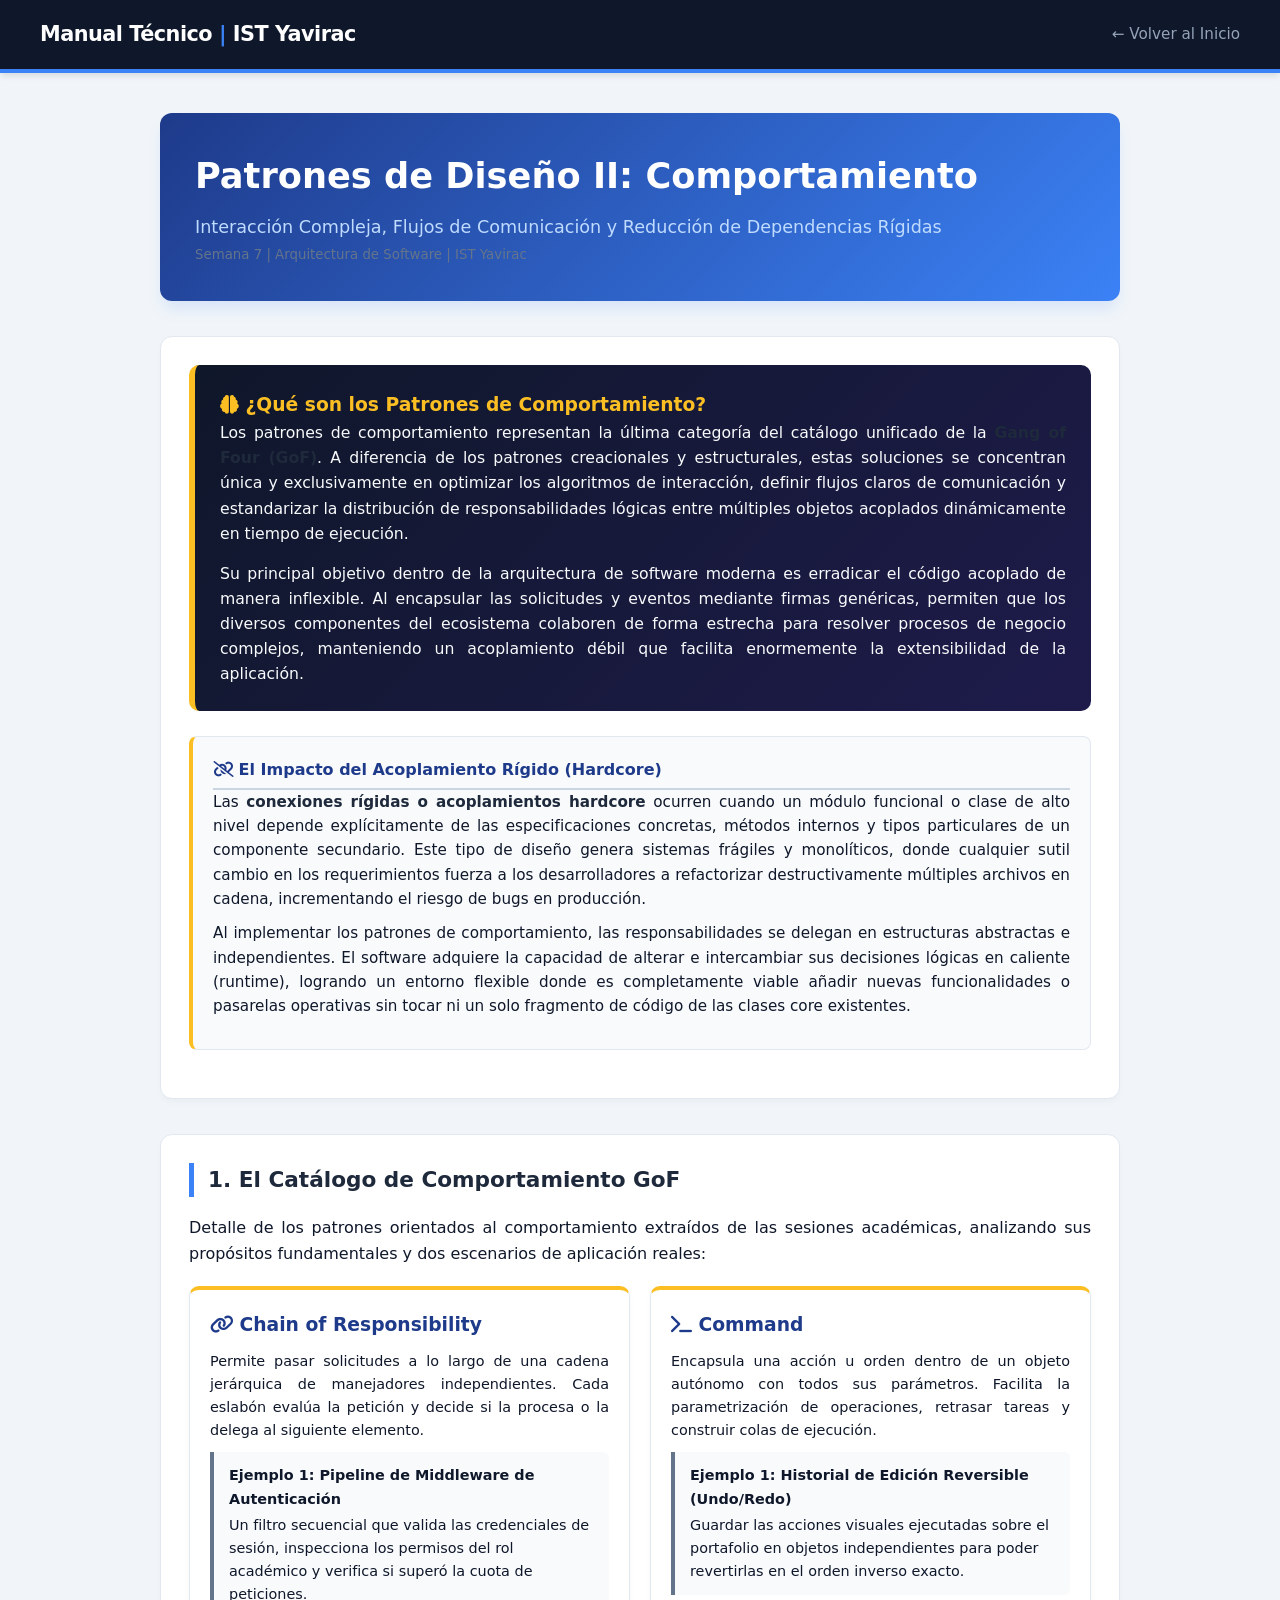
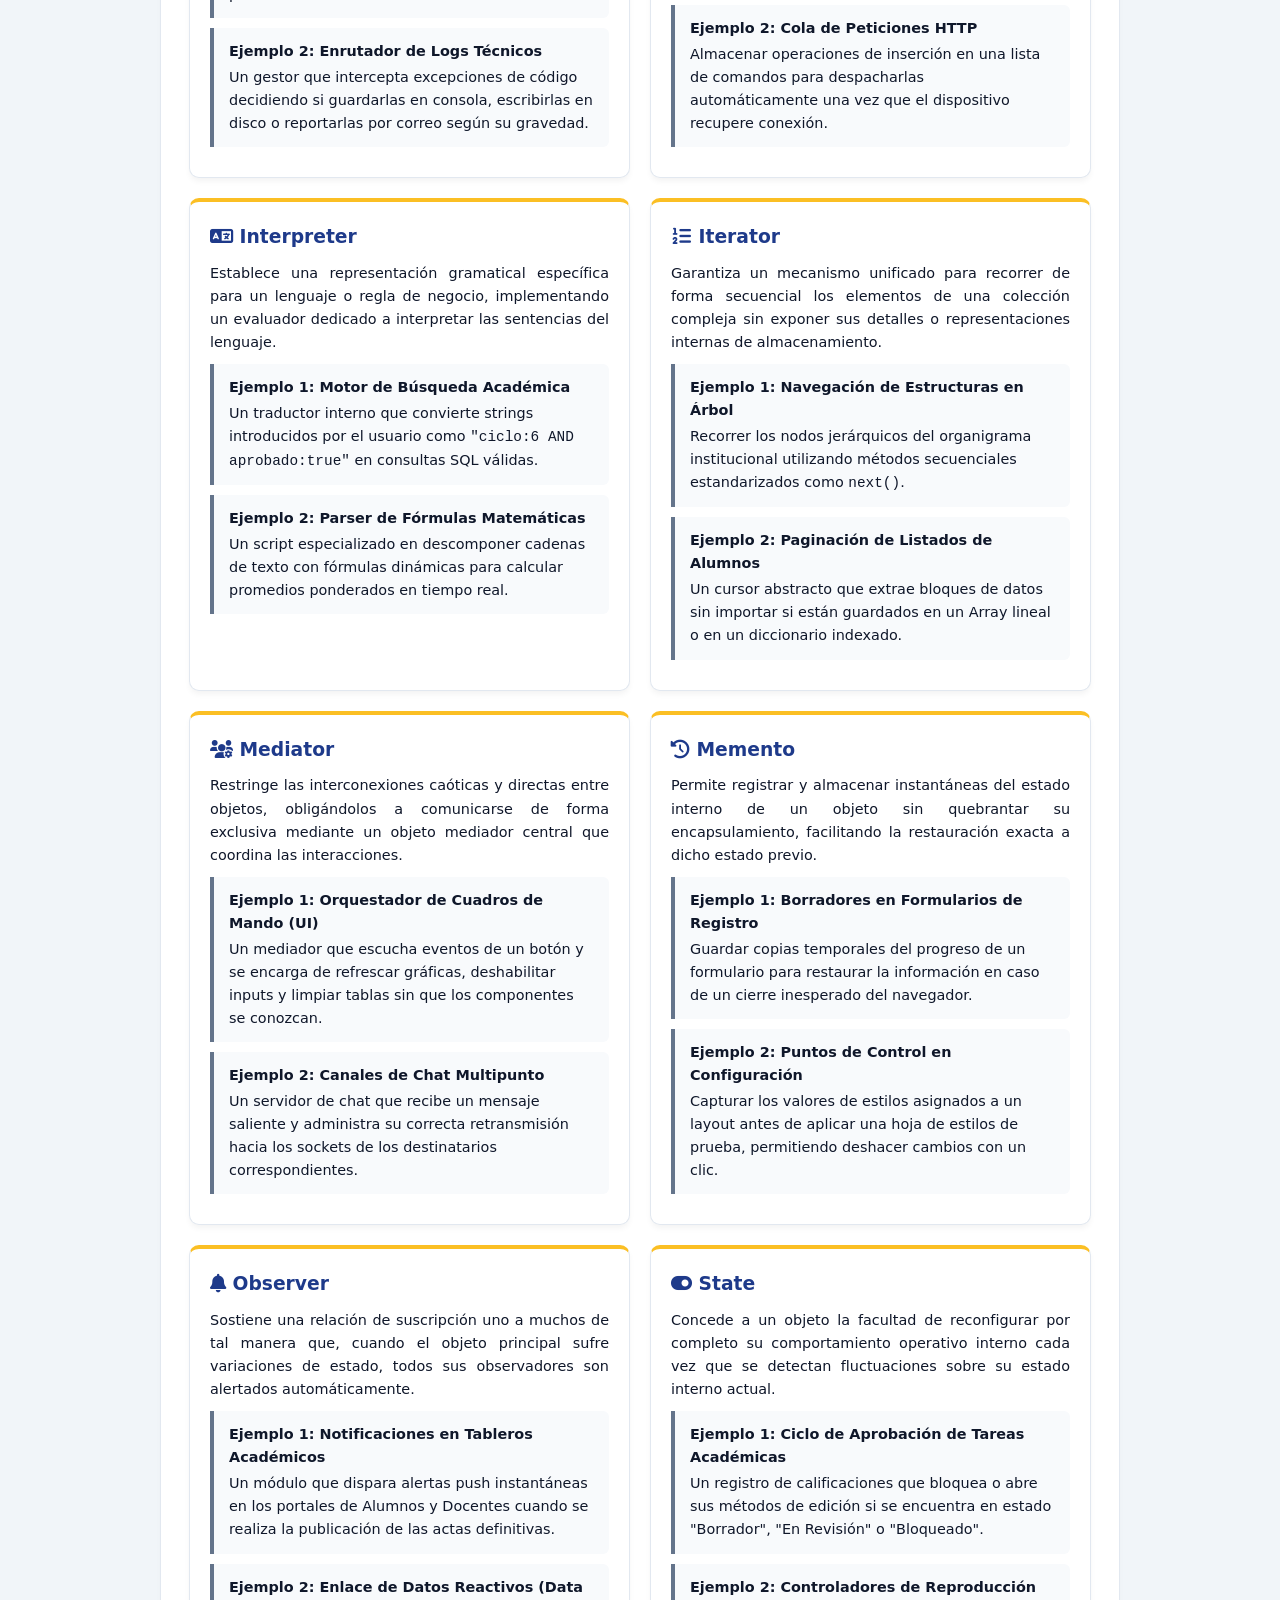
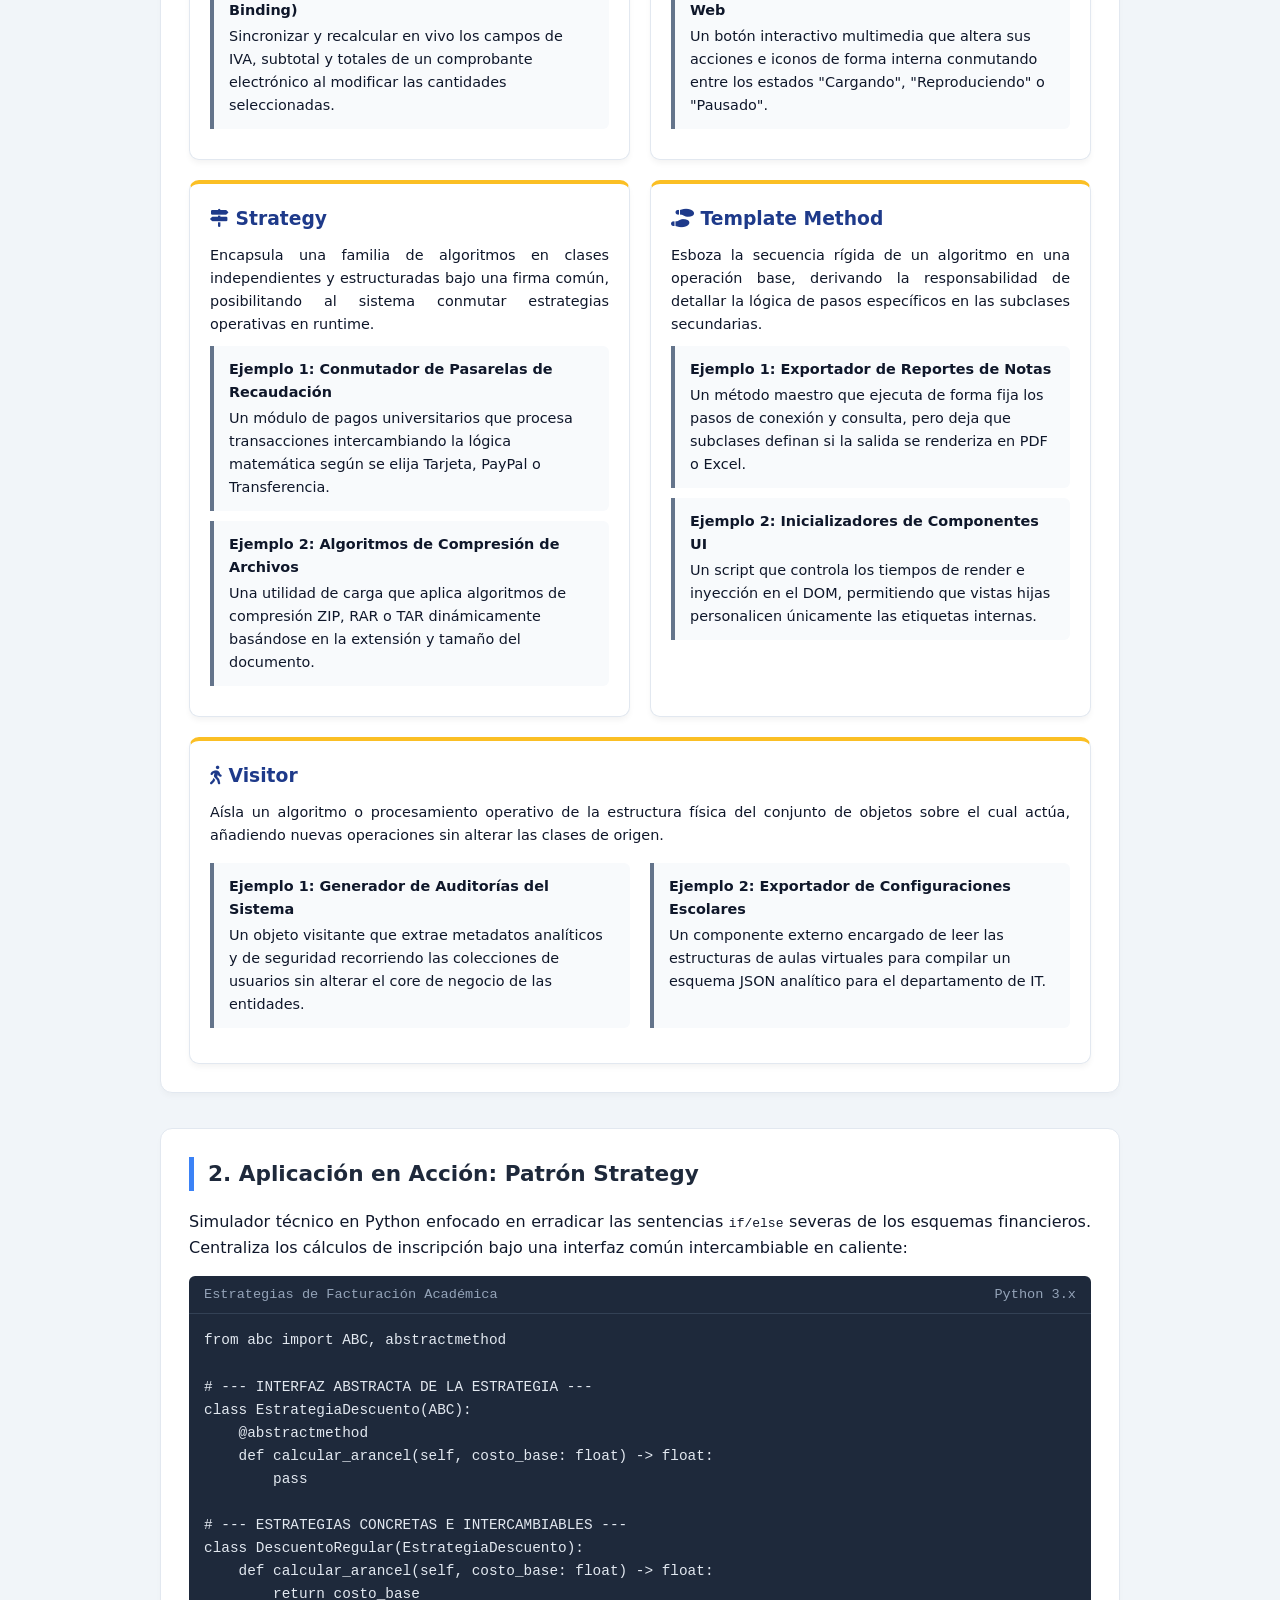
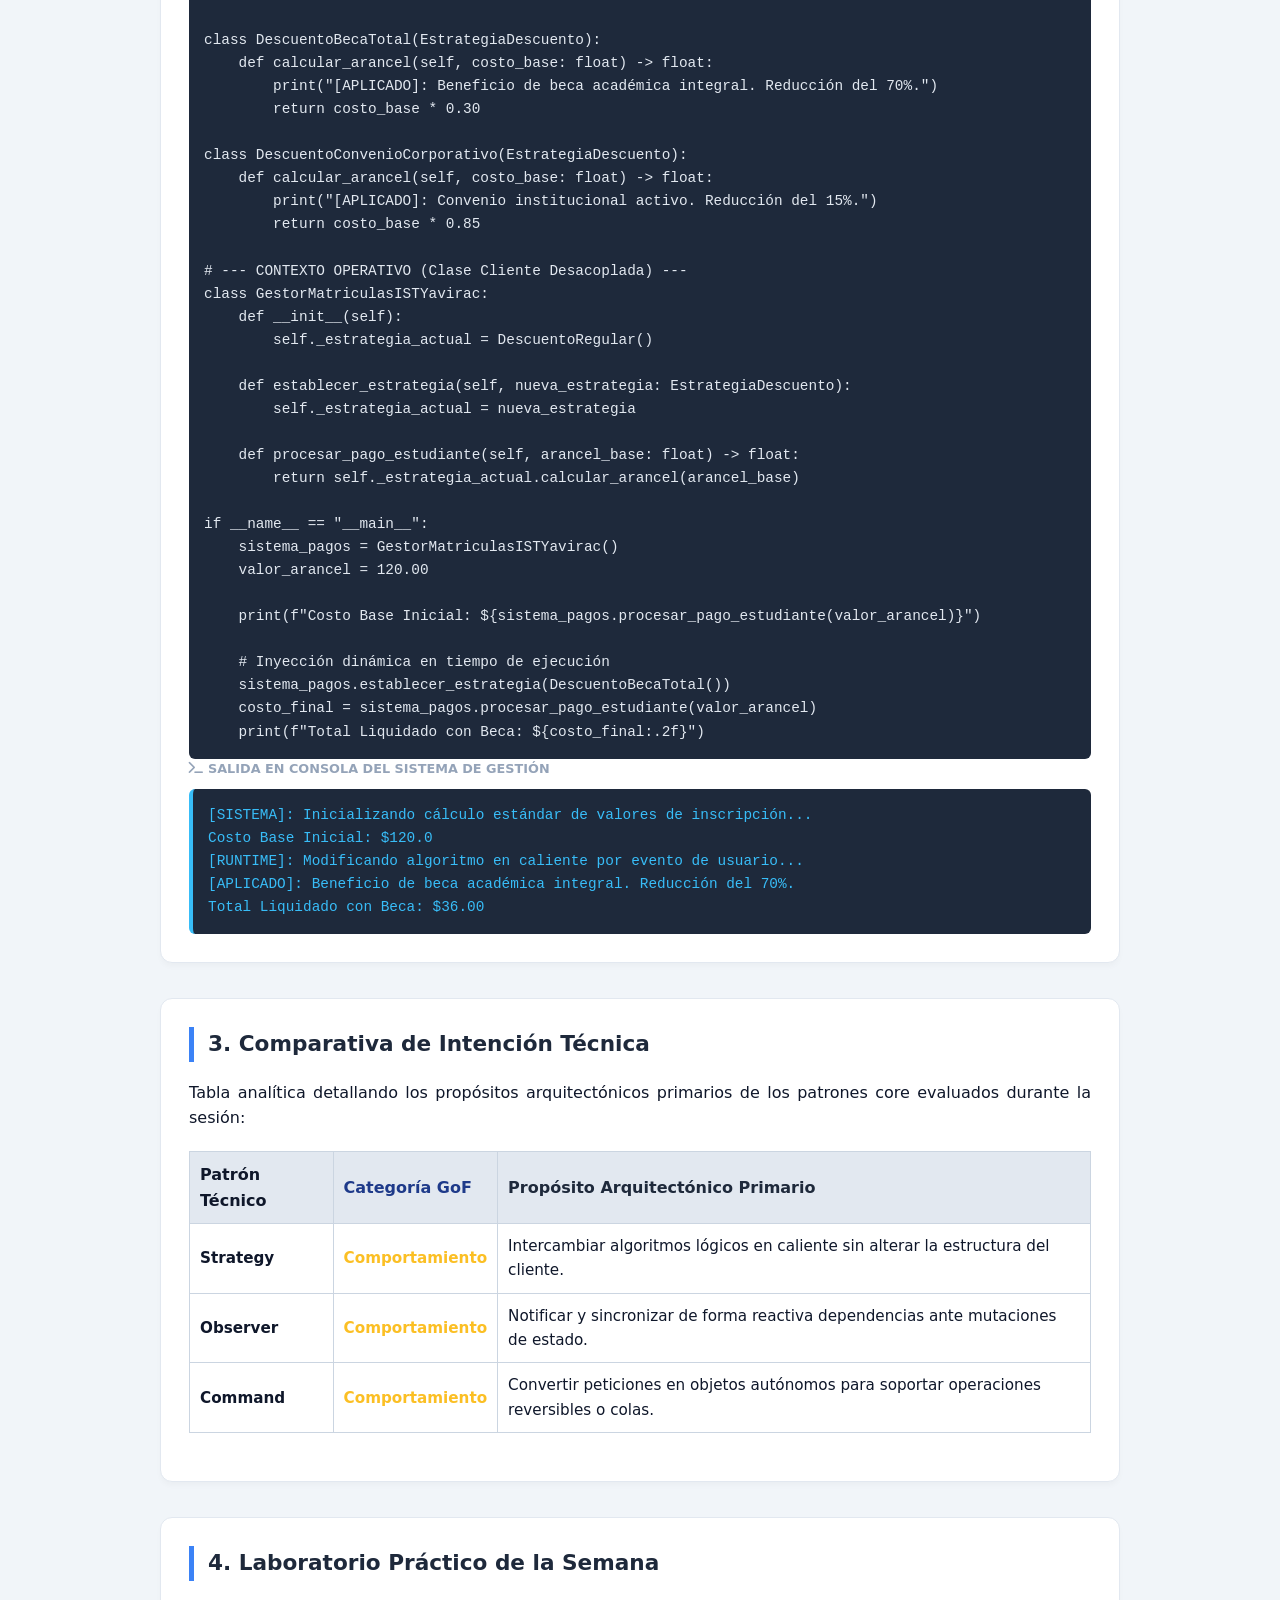
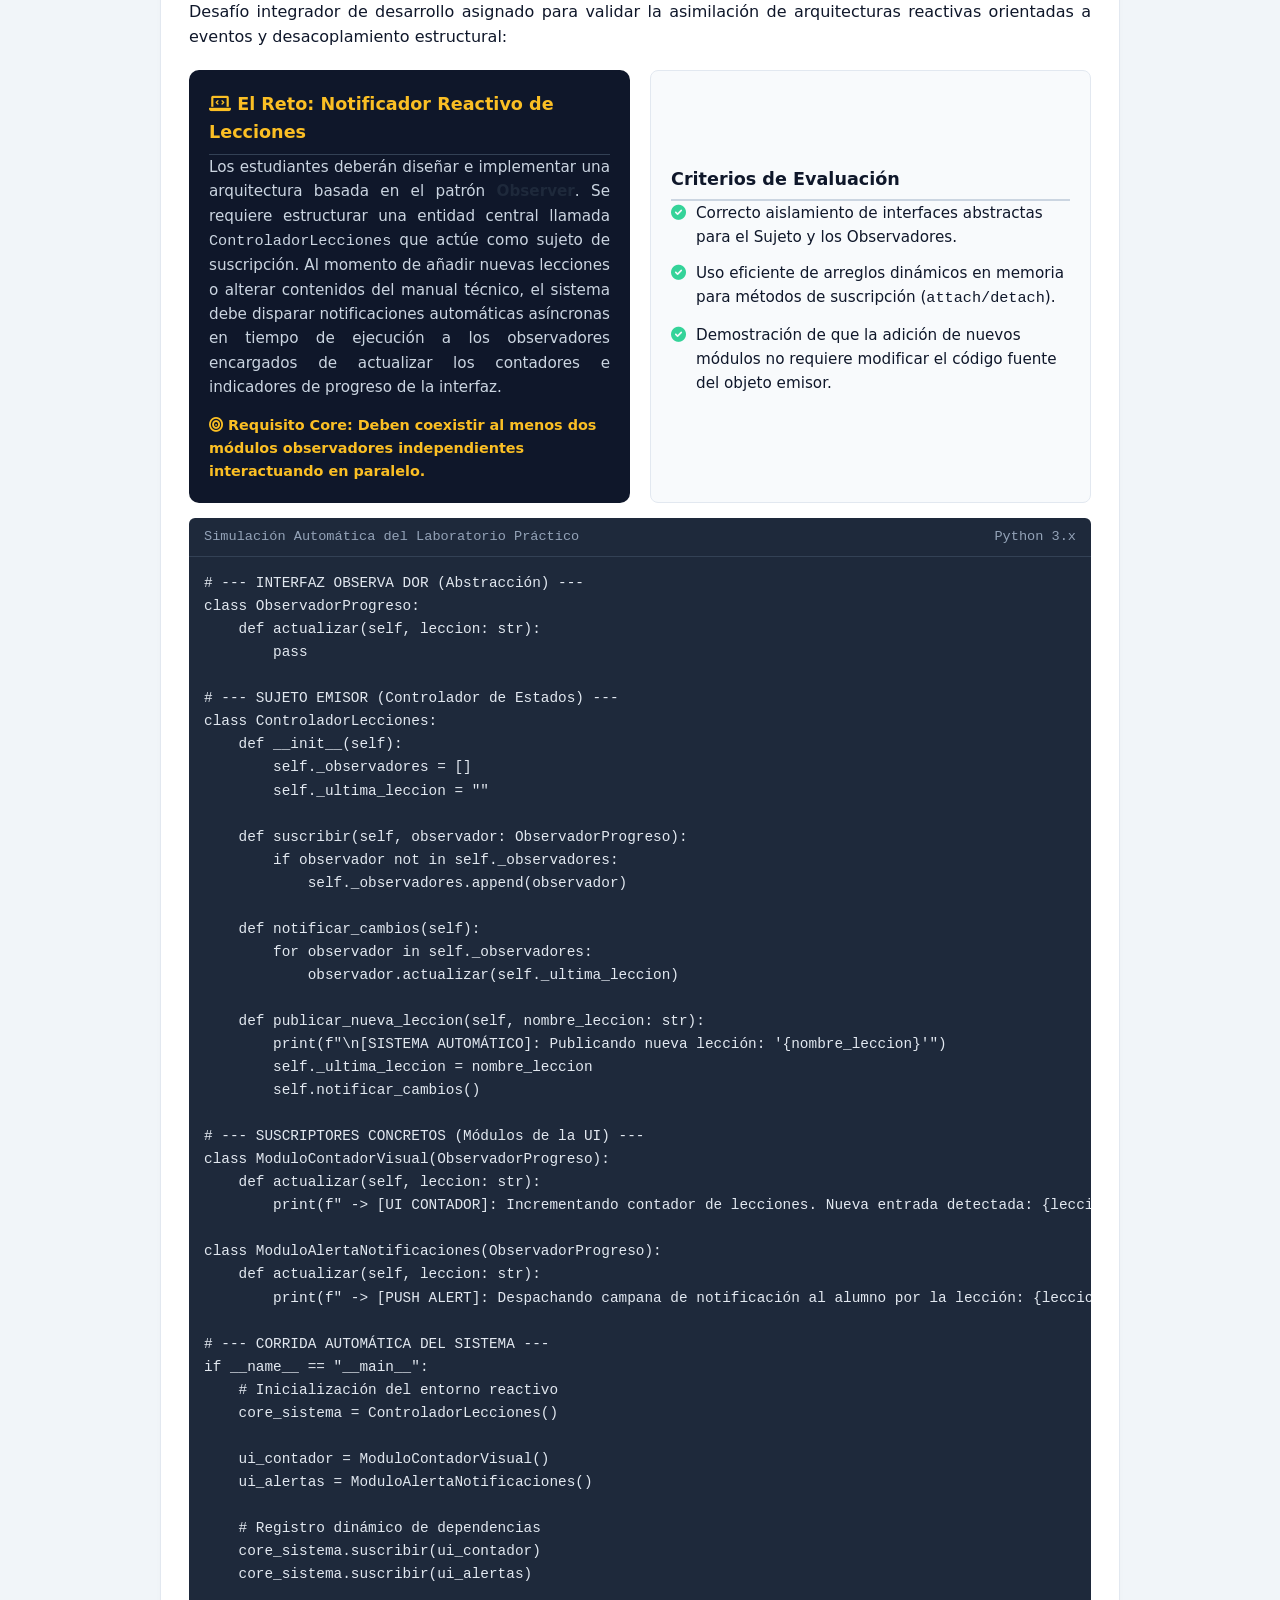
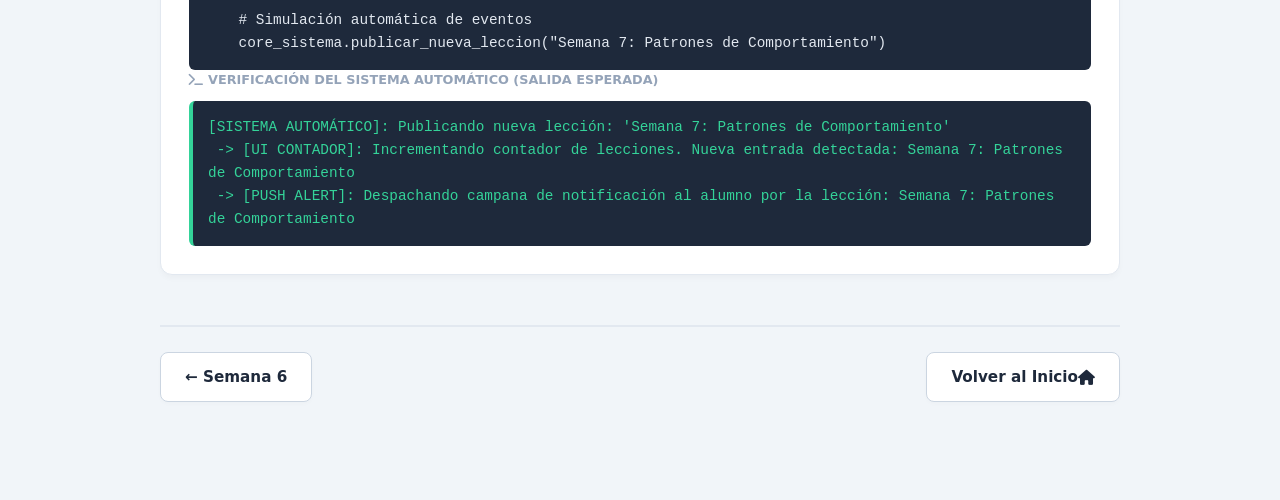
<file: semanas/semana7.html>
<!DOCTYPE html>
<html lang="es">
<head>
    <meta charset="UTF-8">
    <meta name="viewport" content="width=device-width, initial-scale=1.0">
    <title>Semana 7: Patrones de Diseño II - Comportamiento</title>
    <link rel="stylesheet" href="../styles.css">
    <link rel="stylesheet" href="https://cdnjs.cloudflare.com/ajax/libs/font-awesome/6.0.0/css/all.min.css">
    <style>
        /* Estilos dinámicos y ejecutivos premium para la Semana 7 */
        .reactive-box {
            background: linear-gradient(135deg, #0f172a 0%, #1e1b4b 100%);
            color: #f8fafc;
            padding: 25px;
            border-radius: 10px;
            margin-bottom: 25px;
            border-left: 6px solid #fbbf24;
        }
        .grid-2 {
            display: grid;
            grid-template-columns: repeat(auto-fit, minmax(320px, 1fr));
            gap: 20px;
            margin: 15px 0;
        }
        .grid-pattern {
            display: grid;
            grid-template-columns: repeat(auto-fit, minmax(400px, 1fr));
            gap: 20px;
            margin: 20px 0;
        }
        .pattern-card {
            background: #ffffff;
            border: 1px solid #e2e8f0;
            border-radius: 10px;
            padding: 20px;
            box-shadow: 0 4px 6px -1px rgba(0, 0, 0, 0.05);
            border-top: 4px solid #fbbf24;
            transition: transform 0.2s ease;
        }
        .pattern-card:hover {
            transform: translateY(-2px);
        }
        .example-box {
            background-color: #f8fafc;
            border-left: 4px solid #64748b;
            padding: 12px 15px;
            margin: 10px 0;
            border-radius: 0 6px 6px 0;
            font-size: 0.9rem;
        }
        .example-box strong {
            color: #0f172a;
            display: block;
            margin-bottom: 3px;
        }
        .research-card {
            background-color: #f8fafc;
            border: 1px solid #e2e8f0;
            border-radius: 8px;
            padding: 20px;
            margin-bottom: 20px;
        }
        .research-card h4 {
            color: #1e3a8a;
            margin-top: 0;
            border-bottom: 2px solid #cbd5e1;
            padding-bottom: 5px;
        }
        .category-block {
            margin-bottom: 20px;
            padding-bottom: 15px;
            border-bottom: 1px dashed #e2e8f0;
        }
        .category-block:last-child {
            margin-bottom: 0;
            padding-bottom: 0;
            border-bottom: none;
        }
        .category-block p {
            margin: 0 0 10px 0;
            text-align: justify;
            line-height: 1.6;
            font-size: 0.95rem;
        }
        .console-box {
            background-color: #1e293b;
            color: #38bdf8;
            font-family: 'Courier New', Courier, monospace;
            padding: 15px;
            border-radius: 6px;
            margin-top: 10px;
            border-left: 4px solid #38bdf8;
            font-size: 0.9rem;
            overflow-x: auto;
        }
        .console-box.success {
            color: #34d399;
            border-left-color: #34d399;
        }
        .console-title {
            color: #94a3b8;
            font-size: 0.8rem;
            font-weight: bold;
            text-transform: uppercase;
            margin-bottom: 5px;
            display: flex;
            align-items: center;
            gap: 5px;
        }
        .code-header {
            background-color: #1e293b;
            color: #94a3b8;
            padding: 8px 15px;
            font-size: 0.85rem;
            border-radius: 6px 6px 0 0;
            font-family: monospace;
            display: flex;
            justify-content: space-between;
            border-bottom: 1px solid #334155;
            margin-top: 15px;
        }
        pre {
            margin-top: 0 !important;
            border-radius: 0 0 6px 6px !important;
            background-color: #1e293b;
            color: #e2e8f0;
            padding: 15px;
            overflow-x: auto;
            font-family: 'Consolas', monospace;
            font-size: 0.9rem;
        }
        .challenge-box {
            background: #0f172a;
            color: #e2e8f0;
            border-radius: 10px;
            padding: 20px;
        }
        .criteria-list {
            list-style: none;
            padding-left: 0;
        }
        .criteria-list li {
            margin-bottom: 12px;
            display: flex;
            align-items: flex-start;
            gap: 10px;
            font-size: 0.95rem;
        }
        .criteria-list li i {
            color: #34d399;
            margin-top: 4px;
        }
    </style>
</head>
<body>

    <nav class="navbar">
        <h1>Manual Técnico <span>|</span> IST Yavirac</h1>
        <a href="../index.html" class="nav-back-btn">← Volver al Inicio</a>
    </nav>

    <div class="main-container">
        
        <header class="semana-header">
            <h2>Patrones de Diseño II: Comportamiento</h2>
            <p>Interacción Compleja, Flujos de Comunicación y Reducción de Dependencias Rígidas</p>
            <small style="color: #64748b; font-weight: 500;">Semana 7 | Arquitectura de Software | IST Yavirac</small>
        </header>

        <section class="card">
            <div class="reactive-box">
                <h3 style="color: #fbbf24; margin-top: 0;"><i class="fas fa-brain"></i> ¿Qué son los Patrones de Comportamiento?</h3>
                <p style="margin-bottom: 15px; font-size: 0.98rem; text-align: justify; line-height: 1.6;">
                    Los patrones de comportamiento representan la última categoría del catálogo unificado de la <strong>Gang of Four (GoF)</strong>. A diferencia de los patrones creacionales y estructurales, estas soluciones se concentran única y exclusivamente en optimizar los algoritmos de interacción, definir flujos claros de comunicación y estandarizar la distribución de responsabilidades lógicas entre múltiples objetos acoplados dinámicamente en tiempo de ejecución.
                </p>
                <p style="margin-bottom: 0; font-size: 0.98rem; text-align: justify; line-height: 1.6;">
                    Su principal objetivo dentro de la arquitectura de software moderna es erradicar el código acoplado de manera inflexible. Al encapsular las solicitudes y eventos mediante firmas genéricas, permiten que los diversos componentes del ecosistema colaboren de forma estrecha para resolver procesos de negocio complejos, manteniendo un acoplamiento débil que facilita enormemente la extensibilidad de la aplicación.
                </p>
            </div>

            <div class="research-card" style="margin-top: 20px; border-left: 4px solid #fbbf24;">
                <h4><i class="fas fa-link-slash"></i> El Impacto del Acoplamiento Rígido (Hardcore)</h4>
                <div class="category-block">
                    <p>
                        Las <strong>conexiones rígidas o acoplamientos hardcore</strong> ocurren cuando un módulo funcional o clase de alto nivel depende explícitamente de las especificaciones concretas, métodos internos y tipos particulares de un componente secundario. Este tipo de diseño genera sistemas frágiles y monolíticos, donde cualquier sutil cambio en los requerimientos fuerza a los desarrolladores a refactorizar destructivamente múltiples archivos en cadena, incrementando el riesgo de bugs en producción.
                    </p>
                    <p>
                        Al implementar los patrones de comportamiento, las responsabilidades se delegan en estructuras abstractas e independientes. El software adquiere la capacidad de alterar e intercambiar sus decisiones lógicas en caliente (runtime), logrando un entorno flexible donde es completamente viable añadir nuevas funcionalidades o pasarelas operativas sin tocar ni un solo fragmento de código de las clases core existentes.
                    </p>
                </div>
            </div>
        </section>

        <section class="card">
            <div class="card-title">1. El Catálogo de Comportamiento GoF</div>
            <p style="text-align: justify;">
                Detalle de los patrones orientados al comportamiento extraídos de las sesiones académicas, analizando sus propósitos fundamentales y dos escenarios de aplicación reales:
            </p>

            <div class="grid-pattern">
                <div class="pattern-card">
                    <h3 style="color: #1e3a8a;"><i class="fas fa-link"></i> Chain of Responsibility</h3>
                    <p style="text-align: justify; font-size: 0.9rem; margin: 10px 0;">
                        Permite pasar solicitudes a lo largo de una cadena jerárquica de manejadores independientes. Cada eslabón evalúa la petición y decide si la procesa o la delega al siguiente elemento.
                    </p>
                    <div class="example-box">
                        <strong>Ejemplo 1: Pipeline de Middleware de Autenticación</strong>
                        Un filtro secuencial que valida las credenciales de sesión, inspecciona los permisos del rol académico y verifica si superó la cuota de peticiones.
                    </div>
                    <div class="example-box">
                        <strong>Ejemplo 2: Enrutador de Logs Técnicos</strong>
                        Un gestor que intercepta excepciones de código decidiendo si guardarlas en consola, escribirlas en disco o reportarlas por correo según su gravedad.
                    </div>
                </div>

                <div class="pattern-card">
                    <h3 style="color: #1e3a8a;"><i class="fas fa-terminal"></i> Command</h3>
                    <p style="text-align: justify; font-size: 0.9rem; margin: 10px 0;">
                        Encapsula una acción u orden dentro de un objeto autónomo con todos sus parámetros. Facilita la parametrización de operaciones, retrasar tareas y construir colas de ejecución.
                    </p>
                    <div class="example-box">
                        <strong>Ejemplo 1: Historial de Edición Reversible (Undo/Redo)</strong>
                        Guardar las acciones visuales ejecutadas sobre el portafolio en objetos independientes para poder revertirlas en el orden inverso exacto.
                    </div>
                    <div class="example-box">
                        <strong>Ejemplo 2: Cola de Peticiones HTTP</strong>
                        Almacenar operaciones de inserción en una lista de comandos para despacharlas automáticamente una vez que el dispositivo recupere conexión.
                    </div>
                </div>

                <div class="pattern-card">
                    <h3 style="color: #1e3a8a;"><i class="fas fa-language"></i> Interpreter</h3>
                    <p style="text-align: justify; font-size: 0.9rem; margin: 10px 0;">
                        Establece una representación gramatical específica para un lenguaje o regla de negocio, implementando un evaluador dedicado a interpretar las sentencias del lenguaje.
                    </p>
                    <div class="example-box">
                        <strong>Ejemplo 1: Motor de Búsqueda Académica</strong>
                        Un traductor interno que convierte strings introducidos por el usuario como <code>"ciclo:6 AND aprobado:true"</code> en consultas SQL válidas.
                    </div>
                    <div class="example-box">
                        <strong>Ejemplo 2: Parser de Fórmulas Matemáticas</strong>
                        Un script especializado en descomponer cadenas de texto con fórmulas dinámicas para calcular promedios ponderados en tiempo real.
                    </div>
                </div>

                <div class="pattern-card">
                    <h3 style="color: #1e3a8a;"><i class="fas fa-list-ol"></i> Iterator</h3>
                    <p style="text-align: justify; font-size: 0.9rem; margin: 10px 0;">
                        Garantiza un mecanismo unificado para recorrer de forma secuencial los elementos de una colección compleja sin exponer sus detalles o representaciones internas de almacenamiento.
                    </p>
                    <div class="example-box">
                        <strong>Ejemplo 1: Navegación de Estructuras en Árbol</strong>
                        Recorrer los nodos jerárquicos del organigrama institucional utilizando métodos secuenciales estandarizados como <code>next()</code>.
                    </div>
                    <div class="example-box">
                        <strong>Ejemplo 2: Paginación de Listados de Alumnos</strong>
                        Un cursor abstracto que extrae bloques de datos sin importar si están guardados en un Array lineal o en un diccionario indexado.
                    </div>
                </div>

                <div class="pattern-card">
                    <h3 style="color: #1e3a8a;"><i class="fas fa-users-cog"></i> Mediator</h3>
                    <p style="text-align: justify; font-size: 0.9rem; margin: 10px 0;">
                        Restringe las interconexiones caóticas y directas entre objetos, obligándolos a comunicarse de forma exclusiva mediante un objeto mediador central que coordina las interacciones.
                    </p>
                    <div class="example-box">
                        <strong>Ejemplo 1: Orquestador de Cuadros de Mando (UI)</strong>
                        Un mediador que escucha eventos de un botón y se encarga de refrescar gráficas, deshabilitar inputs y limpiar tablas sin que los componentes se conozcan.
                    </div>
                    <div class="example-box">
                        <strong>Ejemplo 2: Canales de Chat Multipunto</strong>
                        Un servidor de chat que recibe un mensaje saliente y administra su correcta retransmisión hacia los sockets de los destinatarios correspondientes.
                    </div>
                </div>

                <div class="pattern-card">
                    <h3 style="color: #1e3a8a;"><i class="fas fa-history"></i> Memento</h3>
                    <p style="text-align: justify; font-size: 0.9rem; margin: 10px 0;">
                        Permite registrar y almacenar instantáneas del estado interno de un objeto sin quebrantar su encapsulamiento, facilitando la restauración exacta a dicho estado previo.
                    </p>
                    <div class="example-box">
                        <strong>Ejemplo 1: Borradores en Formularios de Registro</strong>
                        Guardar copias temporales del progreso de un formulario para restaurar la información en caso de un cierre inesperado del navegador.
                    </div>
                    <div class="example-box">
                        <strong>Ejemplo 2: Puntos de Control en Configuración</strong>
                        Capturar los valores de estilos asignados a un layout antes de aplicar una hoja de estilos de prueba, permitiendo deshacer cambios con un clic.
                    </div>
                </div>

                <div class="pattern-card">
                    <h3 style="color: #1e3a8a;"><i class="fas fa-bell"></i> Observer</h3>
                    <p style="text-align: justify; font-size: 0.9rem; margin: 10px 0;">
                        Sostiene una relación de suscripción uno a muchos de tal manera que, cuando el objeto principal sufre variaciones de estado, todos sus observadores son alertados automáticamente.
                    </p>
                    <div class="example-box">
                        <strong>Ejemplo 1: Notificaciones en Tableros Académicos</strong>
                        Un módulo que dispara alertas push instantáneas en los portales de Alumnos y Docentes cuando se realiza la publicación de las actas definitivas.
                    </div>
                    <div class="example-box">
                        <strong>Ejemplo 2: Enlace de Datos Reactivos (Data Binding)</strong>
                        Sincronizar y recalcular en vivo los campos de IVA, subtotal y totales de un comprobante electrónico al modificar las cantidades seleccionadas.
                    </div>
                </div>

                <div class="pattern-card">
                    <h3 style="color: #1e3a8a;"><i class="fas fa-toggle-on"></i> State</h3>
                    <p style="text-align: justify; font-size: 0.9rem; margin: 10px 0;">
                        Concede a un objeto la facultad de reconfigurar por completo su comportamiento operativo interno cada vez que se detectan fluctuaciones sobre su estado interno actual.
                    </p>
                    <div class="example-box">
                        <strong>Ejemplo 1: Ciclo de Aprobación de Tareas Académicas</strong>
                        Un registro de calificaciones que bloquea o abre sus métodos de edición si se encuentra en estado "Borrador", "En Revisión" o "Bloqueado".
                    </div>
                    <div class="example-box">
                        <strong>Ejemplo 2: Controladores de Reproducción Web</strong>
                        Un botón interactivo multimedia que altera sus acciones e iconos de forma interna conmutando entre los estados "Cargando", "Reproduciendo" o "Pausado".
                    </div>
                </div>

                <div class="pattern-card">
                    <h3 style="color: #1e3a8a;"><i class="fas fa-map-signs"></i> Strategy</h3>
                    <p style="text-align: justify; font-size: 0.9rem; margin: 10px 0;">
                        Encapsula una familia de algoritmos en clases independientes y estructuradas bajo una firma común, posibilitando al sistema conmutar estrategias operativas en runtime.
                    </p>
                    <div class="example-box">
                        <strong>Ejemplo 1: Conmutador de Pasarelas de Recaudación</strong>
                        Un módulo de pagos universitarios que procesa transacciones intercambiando la lógica matemática según se elija Tarjeta, PayPal o Transferencia.
                    </div>
                    <div class="example-box">
                        <strong>Ejemplo 2: Algoritmos de Compresión de Archivos</strong>
                        Una utilidad de carga que aplica algoritmos de compresión ZIP, RAR o TAR dinámicamente basándose en la extensión y tamaño del documento.
                    </div>
                </div>

                <div class="pattern-card">
                    <h3 style="color: #1e3a8a;"><i class="fas fa-shoe-prints"></i> Template Method</h3>
                    <p style="text-align: justify; font-size: 0.9rem; margin: 10px 0;">
                        Esboza la secuencia rígida de un algoritmo en una operación base, derivando la responsabilidad de detallar la lógica de pasos específicos en las subclases secundarias.
                    </p>
                    <div class="example-box">
                        <strong>Ejemplo 1: Exportador de Reportes de Notas</strong>
                        Un método maestro que ejecuta de forma fija los pasos de conexión y consulta, pero deja que subclases definan si la salida se renderiza en PDF o Excel.
                    </div>
                    <div class="example-box">
                        <strong>Ejemplo 2: Inicializadores de Componentes UI</strong>
                        Un script que controla los tiempos de render e inyección en el DOM, permitiendo que vistas hijas personalicen únicamente las etiquetas internas.
                    </div>
                </div>
            </div>

            <div class="pattern-card" style="margin-top: 20px;">
                <h3 style="color: #1e3a8a;"><i class="fas fa-walking"></i> Visitor</h3>
                <p style="text-align: justify; font-size: 0.9rem; margin: 10px 0;">
                    Aísla un algoritmo o procesamiento operativo de la estructura física del conjunto de objetos sobre el cual actúa, añadiendo nuevas operaciones sin alterar las clases de origen.
                </p>
                <div class="grid-2">
                    <div class="example-box" style="margin: 0;">
                        <strong>Ejemplo 1: Generador de Auditorías del Sistema</strong>
                        Un objeto visitante que extrae metadatos analíticos y de seguridad recorriendo las colecciones de usuarios sin alterar el core de negocio de las entidades.
                    </div>
                    <div class="example-box" style="margin: 0;">
                        <strong>Ejemplo 2: Exportador de Configuraciones Escolares</strong>
                        Un componente externo encargado de leer las estructuras de aulas virtuales para compilar un esquema JSON analítico para el departamento de IT.
                    </div>
                </div>
            </div>
        </section>

        <section class="card">
            <div class="card-title">2. Aplicación en Acción: Patrón Strategy</div>
            <p style="text-align: justify; margin-bottom: 15px;">
                Simulador técnico en Python enfocado en erradicar las sentencias <code>if/else</code> severas de los esquemas financieros. Centraliza los cálculos de inscripción bajo una interfaz común intercambiable en caliente:
            </p>

            <div class="code-header"><span>Estrategias de Facturación Académica</span><span>Python 3.x</span></div>
<pre><code>from abc import ABC, abstractmethod

# --- INTERFAZ ABSTRACTA DE LA ESTRATEGIA ---
class EstrategiaDescuento(ABC):
    @abstractmethod
    def calcular_arancel(self, costo_base: float) -> float:
        pass

# --- ESTRATEGIAS CONCRETAS E INTERCAMBIABLES ---
class DescuentoRegular(EstrategiaDescuento):
    def calcular_arancel(self, costo_base: float) -> float:
        return costo_base

class DescuentoBecaTotal(EstrategiaDescuento):
    def calcular_arancel(self, costo_base: float) -> float:
        print("[APLICADO]: Beneficio de beca académica integral. Reducción del 70%.")
        return costo_base * 0.30

class DescuentoConvenioCorporativo(EstrategiaDescuento):
    def calcular_arancel(self, costo_base: float) -> float:
        print("[APLICADO]: Convenio institucional activo. Reducción del 15%.")
        return costo_base * 0.85

# --- CONTEXTO OPERATIVO (Clase Cliente Desacoplada) ---
class GestorMatriculasISTYavirac:
    def __init__(self):
        self._estrategia_actual = DescuentoRegular()

    def establecer_estrategia(self, nueva_estrategia: EstrategiaDescuento):
        self._estrategia_actual = nueva_estrategia

    def procesar_pago_estudiante(self, arancel_base: float) -> float:
        return self._estrategia_actual.calcular_arancel(arancel_base)

if __name__ == "__main__":
    sistema_pagos = GestorMatriculasISTYavirac()
    valor_arancel = 120.00

    print(f"Costo Base Inicial: ${sistema_pagos.procesar_pago_estudiante(valor_arancel)}")
    
    # Inyección dinámica en tiempo de ejecución
    sistema_pagos.establecer_estrategia(DescuentoBecaTotal())
    costo_final = sistema_pagos.procesar_pago_estudiante(valor_arancel)
    print(f"Total Liquidado con Beca: ${costo_final:.2f}")</code></pre>

            <div class="console-title"><i class="fas fa-terminal"></i> Salida en Consola del Sistema de Gestión</div>
            <div class="console-box">
                [SISTEMA]: Inicializando cálculo estándar de valores de inscripción...<br>
                Costo Base Inicial: $120.0<br>
                [RUNTIME]: Modificando algoritmo en caliente por evento de usuario...<br>
                [APLICADO]: Beneficio de beca académica integral. Reducción del 70%.<br>
                Total Liquidado con Beca: $36.00
            </div>
        </section>

        <section class="card">
            <div class="card-title">3. Comparativa de Intención Técnica</div>
            <p style="margin-bottom: 20px; text-align: justify;">
                Tabla analítica detallando los propósitos arquitectónicos primarios de los patrones core evaluados durante la sesión:
            </p>

            <table class="meta-table" style="width: 100%; border-collapse: collapse; text-align: left;">
                <thead>
                    <tr style="background-color: #e2e8f0;">
                        <th style="padding: 10px; border: 1px solid #cbd5e1;">Patrón Técnico</th>
                        <th style="padding: 10px; border: 1px solid #cbd5e1; color: #1e3a8a;">Categoría GoF</th>
                        <th style="padding: 10px; border: 1px solid #cbd5e1; color: #1e293b;">Propósito Arquitectónico Primario</th>
                    </tr>
                </thead>
                <tbody>
                    <tr>
                        <td style="padding: 10px; border: 1px solid #cbd5e1;"><strong>Strategy</strong></td>
                        <td style="padding: 10px; border: 1px solid #cbd5e1; color: #fbbf24; font-weight: bold;">Comportamiento</td>
                        <td style="padding: 10px; border: 1px solid #cbd5e1;">Intercambiar algoritmos lógicos en caliente sin alterar la estructura del cliente.</td>
                    </tr>
                    <tr>
                        <td style="padding: 10px; border: 1px solid #cbd5e1;"><strong>Observer</strong></td>
                        <td style="padding: 10px; border: 1px solid #cbd5e1; color: #fbbf24; font-weight: bold;">Comportamiento</td>
                        <td style="padding: 10px; border: 1px solid #cbd5e1;">Notificar y sincronizar de forma reactiva dependencias ante mutaciones de estado.</td>
                    </tr>
                    <tr>
                        <td style="padding: 10px; border: 1px solid #cbd5e1;"><strong>Command</strong></td>
                        <td style="padding: 10px; border: 1px solid #cbd5e1; color: #fbbf24; font-weight: bold;">Comportamiento</td>
                        <td style="padding: 10px; border: 1px solid #cbd5e1;">Convertir peticiones en objetos autónomos para soportar operaciones reversibles o colas.</td>
                    </tr>
                </tbody>
            </table>
        </section>

        <section class="card">
            <div class="card-title">4. Laboratorio Práctico de la Semana</div>
            <p style="text-align: justify; margin-bottom: 20px;">
                Desafío integrador de desarrollo asignado para validar la asimilación de arquitecturas reactivas orientadas a eventos y desacoplamiento estructural:
            </p>

            <div class="grid-2">
                <div class="challenge-box">
                    <h4 style="color: #fbbf24; margin-top: 0; font-size: 1.1rem; border-bottom: 1px solid #334155; padding-bottom: 8px;">
                        <i class="fas fa-laptop-code"></i> El Reto: Notificador Reactivo de Lecciones
                    </h4>
                    <p style="text-align: justify; font-size: 0.95rem; line-height: 1.6; color: #cbd5e1; margin-bottom: 15px;">
                        Los estudiantes deberán diseñar e implementar una arquitectura basada en el patrón <strong>Observer</strong>. Se requiere estructurar una entidad central llamada <code>ControladorLecciones</code> que actúe como sujeto de suscripción. Al momento de añadir nuevas lecciones o alterar contenidos del manual técnico, el sistema debe disparar notificaciones automáticas asíncronas en tiempo de ejecución a los observadores encargados de actualizar los contadores e indicadores de progreso de la interfaz.
                    </p>
                    <p style="font-size: 0.9rem; font-weight: 600; color: #fbbf24; margin: 0;">
                        <i class="fas fa-bullseye"></i> Requisito Core: Deben coexistir al menos dos módulos observadores independientes interactuando en paralelo.
                    </p>
                </div>

                <div class="research-card" style="margin-bottom: 0; display: flex; flex-direction: column; justify-content: center;">
                    <h4 style="color: #0f172a; font-size: 1.1rem; margin-top: 0;">Criterios de Evaluación</h4>
                    <ul class="criteria-list">
                        <li>
                            <i class="fas fa-check-circle"></i>
                            <span>Correcto aislamiento de interfaces abstractas para el Sujeto y los Observadores.</span>
                        </li>
                        <li>
                            <i class="fas fa-check-circle"></i>
                            <span>Uso eficiente de arreglos dinámicos en memoria para métodos de suscripción (<code>attach/detach</code>).</span>
                        </li>
                        <li>
                            <i class="fas fa-check-circle"></i>
                            <span>Demostración de que la adición de nuevos módulos no requiere modificar el código fuente del objeto emisor.</span>
                        </li>
                    </ul>
                </div>
            </div>

            <div class="code-header"><span>Simulación Automática del Laboratorio Práctico</span><span>Python 3.x</span></div>
<pre><code># --- INTERFAZ OBSERVA DOR (Abstracción) ---
class ObservadorProgreso:
    def actualizar(self, leccion: str):
        pass

# --- SUJETO EMISOR (Controlador de Estados) ---
class ControladorLecciones:
    def __init__(self):
        self._observadores = []
        self._ultima_leccion = ""

    def suscribir(self, observador: ObservadorProgreso):
        if observador not in self._observadores:
            self._observadores.append(observador)

    def notificar_cambios(self):
        for observador in self._observadores:
            observador.actualizar(self._ultima_leccion)

    def publicar_nueva_leccion(self, nombre_leccion: str):
        print(f"\n[SISTEMA AUTOMÁTICO]: Publicando nueva lección: '{nombre_leccion}'")
        self._ultima_leccion = nombre_leccion
        self.notificar_cambios()

# --- SUSCRIPTORES CONCRETOS (Módulos de la UI) ---
class ModuloContadorVisual(ObservadorProgreso):
    def actualizar(self, leccion: str):
        print(f" -> [UI CONTADOR]: Incrementando contador de lecciones. Nueva entrada detectada: {leccion}")

class ModuloAlertaNotificaciones(ObservadorProgreso):
    def actualizar(self, leccion: str):
        print(f" -> [PUSH ALERT]: Despachando campana de notificación al alumno por la lección: {leccion}")

# --- CORRIDA AUTOMÁTICA DEL SISTEMA ---
if __name__ == "__main__":
    # Inicialización del entorno reactivo
    core_sistema = ControladorLecciones()
    
    ui_contador = ModuloContadorVisual()
    ui_alertas = ModuloAlertaNotificaciones()
    
    # Registro dinámico de dependencias
    core_sistema.suscribir(ui_contador)
    core_sistema.suscribir(ui_alertas)
    
    # Simulación automática de eventos
    core_sistema.publicar_nueva_leccion("Semana 7: Patrones de Comportamiento")</code></pre>

            <div class="console-title"><i class="fas fa-terminal"></i> Verificación del Sistema Automático (Salida Esperada)</div>
            <div class="console-box success">
                [SISTEMA AUTOMÁTICO]: Publicando nueva lección: 'Semana 7: Patrones de Comportamiento'<br>
                &nbsp;-> [UI CONTADOR]: Incrementando contador de lecciones. Nueva entrada detectada: Semana 7: Patrones de Comportamiento<br>
                &nbsp;-> [PUSH ALERT]: Despachando campana de notificación al alumno por la lección: Semana 7: Patrones de Comportamiento
            </div>
        </section>

        <div class="pagination-container">
            <a href="semana6.html" class="page-btn">← Semana 6</a>
            <a href="../index.html" class="page-btn">Volver al Inicio <i class="fas fa-home"></i></a>
        </div>

    </div> 
</body>
</html>
</file>
<file: styles.css>
/* ==========================================
   ESTILOS GLOBALES - MANUAL DE ARQUITECTURA
   ========================================== */
* {
    box-sizing: border-box;
    margin: 0;
    padding: 0;
}

body {
    font-family: 'Segoe UI', system-ui, -apple-system, sans-serif;
    background-color: #f1f5f9; /* Volvemos al fondo gris claro original */
    color: #0f172a;
    line-height: 1.6;
    padding-bottom: 60px;
}

/* Barra de Navegación Superior */
.navbar {
    background-color: #0f172a;
    color: #ffffff;
    padding: 18px 40px;
    border-bottom: 4px solid #3b82f6;
    position: sticky;
    top: 0;
    z-index: 100;
    box-shadow: 0 4px 6px -1px rgba(0, 0, 0, 0.1);
    display: flex;
    justify-content: space-between;
    align-items: center;
}

.navbar h1 {
    font-size: 1.3rem;
    font-weight: 700;
    letter-spacing: -0.5px;
}

.navbar h1 span {
    color: #3b82f6;
}

.nav-back-btn {
    color: #94a3b8;
    text-decoration: none;
    font-size: 0.95rem;
    font-weight: 500;
    transition: color 0.2s;
}

.nav-back-btn:hover {
    color: #f8fafc;
}

/* Contenedor Principal de Páginas Internas */
.main-container {
    max-width: 1000px;
    margin: 40px auto;
    padding: 0 20px;
}

/* Sección Portada (Hero) - ¡AQUÍ SE CENTRA SOLO EL TITULO! */
.hero-section {
    background: linear-gradient(135deg, #0f172a 0%, #1e3a8a 100%);
    color: white;
    padding: 60px 40px;
    border-radius: 16px;
    margin-bottom: 40px;
    box-shadow: 0 10px 25px -5px rgba(30, 58, 138, 0.3);
}

/* Forzar que SOLO el título principal se centre */
.hero-section h2 {
    text-align: center;
    font-size: 2.5rem;
    color: #ffffff;
    margin-bottom: 15px;
    border: none;
    padding: 0;
    width: 100%;
}

/* El resto del contenido del Hero se queda alineado normal a la izquierda */
.hero-info p {
    text-align: left;
}

/* Tabla de Datos Personales en Portada */
.student-data {
    border-collapse: collapse;
    margin-top: 10px;
}

.student-data td {
    padding: 6px 12px 6px 0;
    border: none;
    font-size: 1rem;
    text-align: left;
}

.student-data .label-student {
    color: #38bdf8;
    font-weight: 600;
    width: 120px;
}

.student-data .value-student {
    color: #f8fafc;
}

/* Cabecera de las semanas normales */
.semana-header {
    margin-bottom: 35px;
    background: linear-gradient(135deg, #1e3a8a, #3b82f6);
    color: white;
    padding: 35px;
    border-radius: 12px;
    box-shadow: 0 10px 15px -3px rgba(59, 130, 246, 0.15);
}

.semana-header h2 {
    font-size: 2.2rem;
    margin-bottom: 8px;
}

.semana-header p {
    color: #bfdbfe;
    font-size: 1.1rem;
}

/* Tarjetas con FONDO BLANCO ORIGINAL */
.card, .week-card {
    background: #ffffff; /* Restaurado a blanco como te gustaba */
    border: 1px solid #e2e8f0;
    border-radius: 12px;
    padding: 28px;
    margin-bottom: 35px;
    box-shadow: 0 4px 6px -1px rgba(0, 0, 0, 0.03);
}

.card-title {
    font-size: 1.35rem;
    font-weight: 700;
    color: #1e293b;
    margin-bottom: 18px;
    border-left: 5px solid #3b82f6;
    padding-left: 14px;
}

.card p strong {
    color: #1e293b;
}

/* Tablas dentro de las semanas */
.meta-table {
    width: 100%;
    border-collapse: collapse;
    margin: 20px 0;
}

.meta-table td {
    padding: 12px 16px;
    border: 1px solid #e2e8f0;
    font-size: 0.95rem;
}

.meta-table td.label {
    font-weight: 600;
    background-color: #f8fafc;
    color: #475569;
    width: 28%;
}

/* Bloque del ADR (Estilo Terminal / IDE) */
.adr-box {
    background-color: #0f172a;
    color: #e2e8f0;
    border-radius: 8px;
    padding: 25px;
    font-family: 'Consolas', 'Courier New', monospace;
    font-size: 0.95rem;
    border-left: 4px solid #10b981;
    margin-top: 25px;
}

.adr-title {
    color: #38bdf8;
    font-size: 1.15rem;
    font-weight: bold;
    border-bottom: 1px solid #334155;
    padding-bottom: 12px;
    margin-bottom: 18px;
}

.adr-label {
    color: #f43f5e;
    font-weight: bold;
    display: block;
    margin-top: 18px;
    margin-bottom: 6px;
    text-transform: uppercase;
    font-size: 0.85rem;
    letter-spacing: 0.5px;
}

/* Badge del Estado */
.badge {
    background-color: #065f46;
    color: #34d399;
    padding: 4px 10px;
    border-radius: 4px;
    font-size: 0.8rem;
    font-weight: bold;
    display: inline-block;
}

/* Listas de Consecuencias con Iconos CSS */
.consequence-list {
    list-style: none;
    margin-top: 6px;
}

.consequence-list li {
    margin-bottom: 10px;
    padding-left: 28px;
    position: relative;
    text-align: justify;
}

.consequence-list li.pos::before {
    content: "✓";
    position: absolute;
    left: 0;
    color: #10b981;
    font-weight: bold;
    font-size: 1.1rem;
}

.consequence-list li.neg::before {
    content: "⚡";
    position: absolute;
    left: 0;
    color: #f43f5e;
    font-size: 1rem;
}

.consequence-list li.mit::before {
    content: "🛡️";
    position: absolute;
    left: 0;
    font-size: 1rem;
}

/* Grid de Semanas (Dashboard) */
.weeks-grid {
    display: grid;
    grid-template-columns: repeat(auto-fit, minmax(280px, 1fr));
    gap: 25px;
    margin-top: 20px;
}

.week-card {
    text-decoration: none;
    color: inherit;
    display: flex;
    flex-direction: column;
    justify-content: space-between;
    transition: all 0.3s cubic-bezier(0.4, 0, 0.2, 1);
    margin-bottom: 0;
}

.week-card:hover {
    transform: translateY(-5px);
    border-color: #3b82f6;
    box-shadow: 0 12px 20px -8px rgba(59, 130, 246, 0.15);
}

.week-number {
    font-size: 0.85rem;
    font-weight: 700;
    color: #3b82f6;
    text-transform: uppercase;
    letter-spacing: 1px;
    margin-bottom: 8px;
}

.week-card h3 {
    font-size: 1.25rem;
    color: #0f172a;
    margin: 0 0 10px 0;
}

.week-card p {
    font-size: 0.9rem;
    color: #64748b;
    margin-bottom: 20px;
    flex-grow: 1;
}

.week-action {
    font-size: 0.9rem;
    font-weight: 600;
    color: #1e3a8a;
    display: flex;
    align-items: center;
    gap: 5px;
    transition: color 0.2s;
}

.week-card:hover .week-action {
    color: #3b82f6;
}

/* ==========================================
   BOTONES DE NAVEGACIÓN INTERPÁGINAS
   ========================================== */
.pagination-container {
    display: flex;
    justify-content: space-between;
    align-items: center;
    margin-top: 50px;
    padding-top: 25px;
    border-top: 2px solid #e2e8f0;
}

.page-btn {
    display: inline-flex;
    align-items: center;
    padding: 12px 24px;
    background-color: #ffffff;
    color: #1e293b;
    text-decoration: none;
    font-weight: 600;
    font-size: 0.95rem;
    border: 1px solid #cbd5e1;
    border-radius: 8px;
    transition: all 0.2s ease;
    box-shadow: 0 2px 4px rgba(0, 0, 0, 0.02);
}

.page-btn:hover {
    background-color: #3b82f6;
    color: #ffffff;
    border-color: #3b82f6;
    transform: translateY(-1px);
    box-shadow: 0 4px 6px -1px rgba(59, 130, 246, 0.2);
}
</file>
